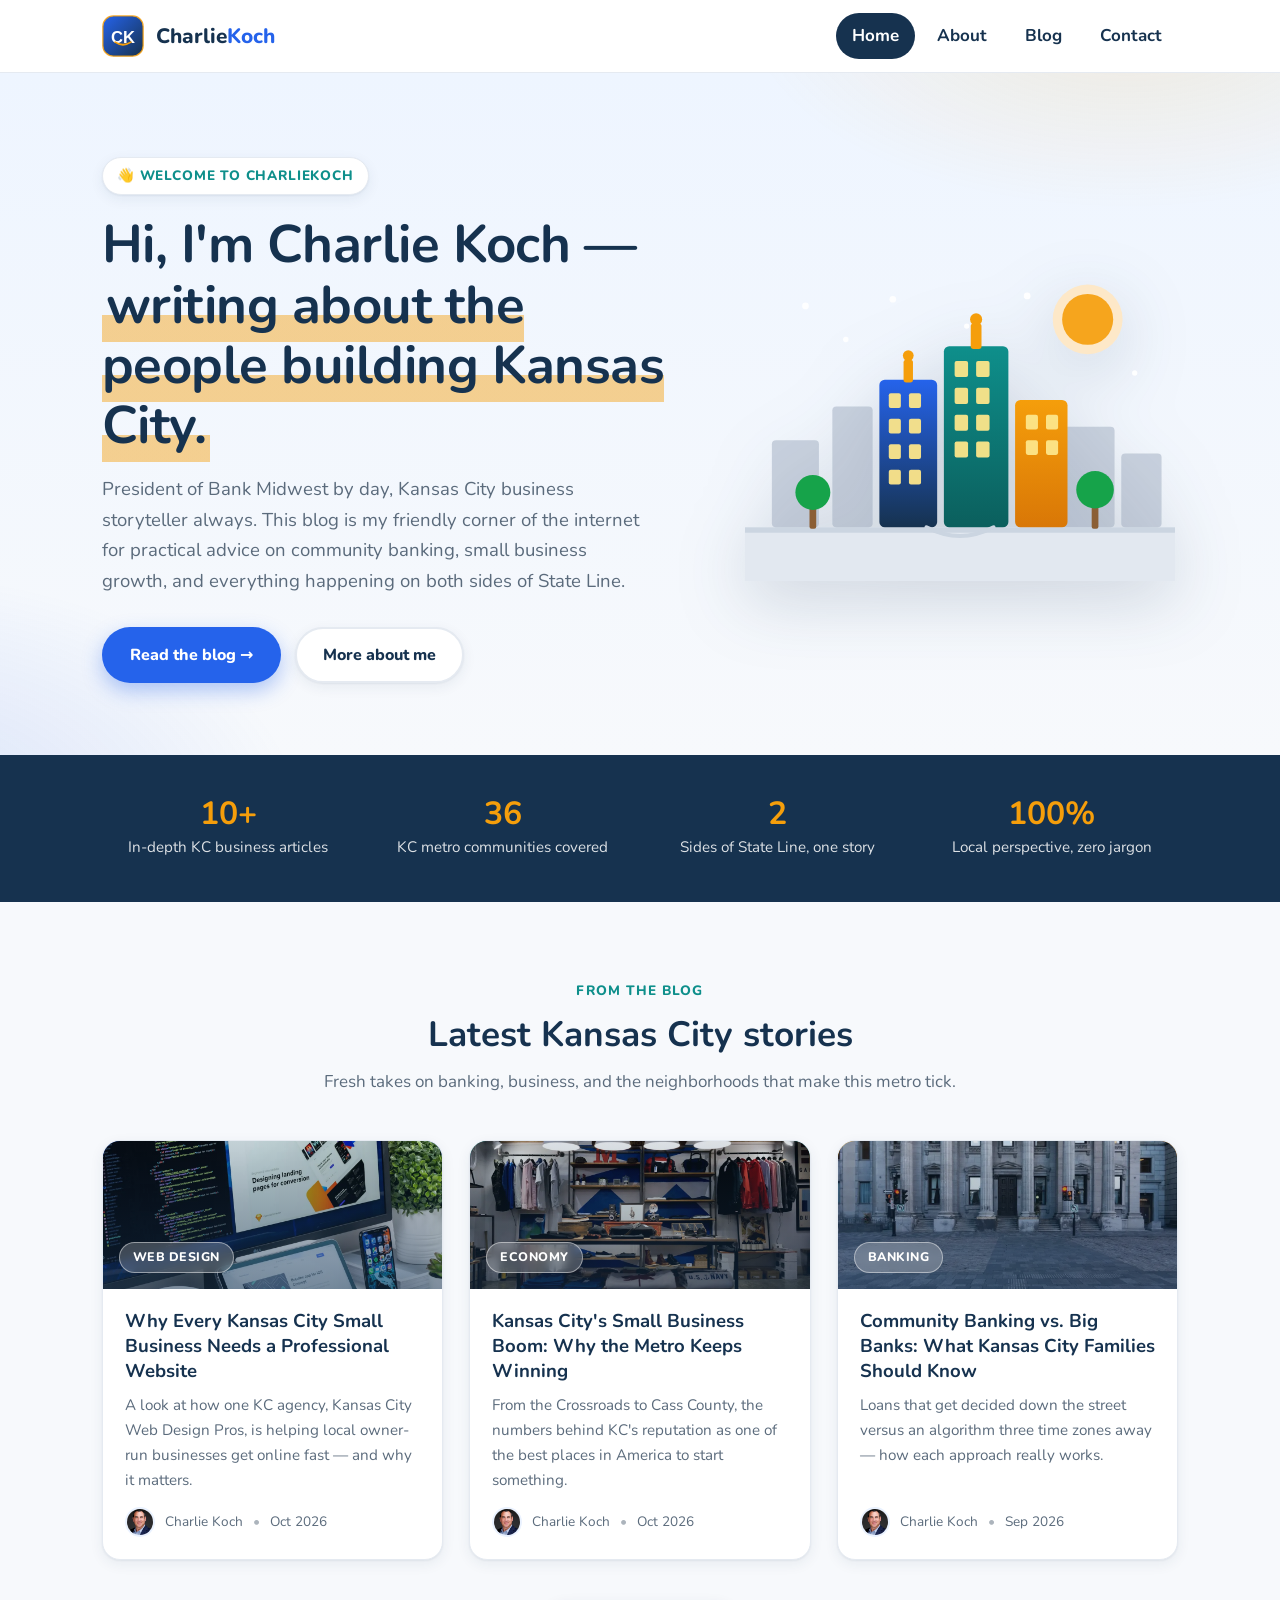
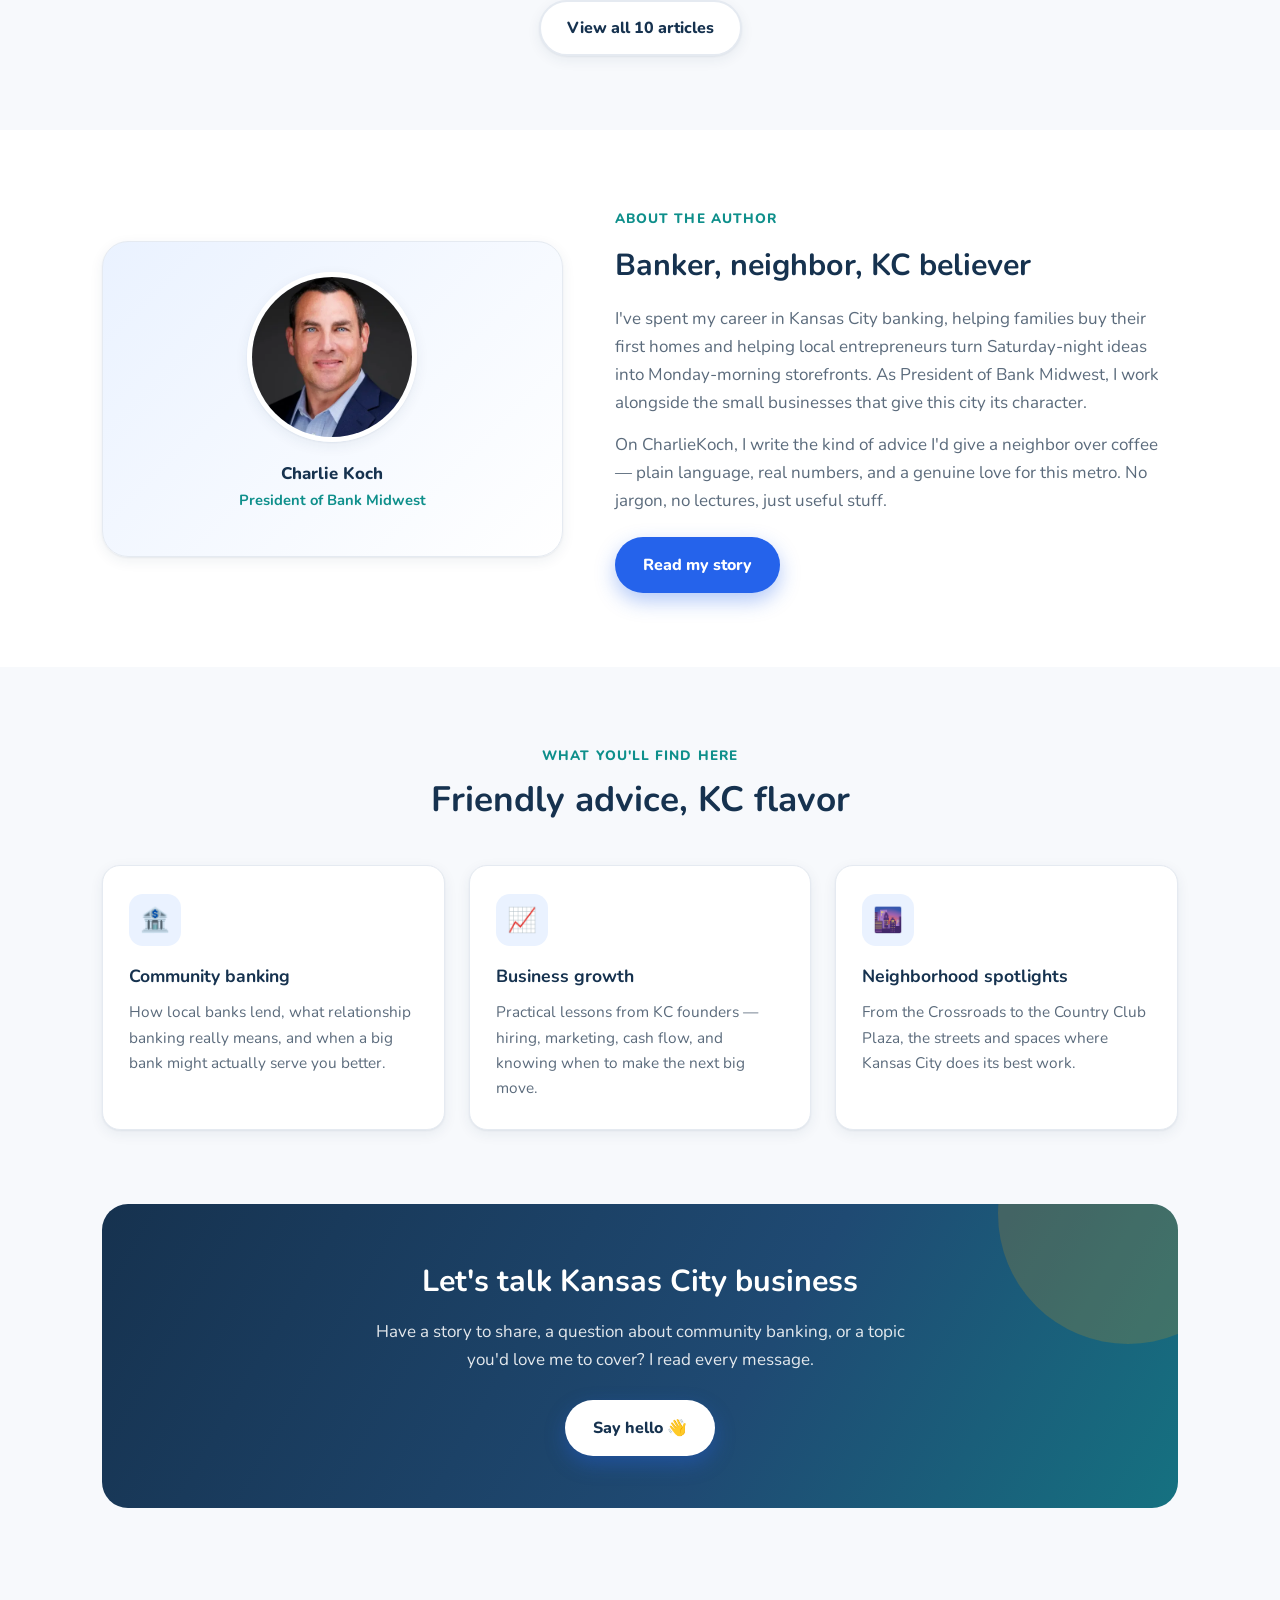
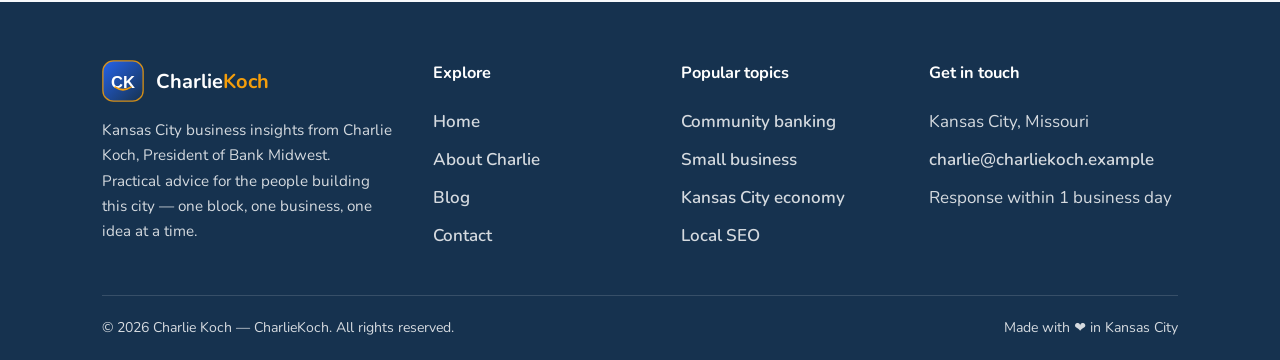
<file: index.html>
<!DOCTYPE html>
<html lang="en">
<head>
  <meta charset="UTF-8">
  <meta name="viewport" content="width=device-width, initial-scale=1.0">
  <title>CharlieKoch — Kansas City Business Insights by Charlie Koch, President of Bank Midwest</title>
  <meta name="description" content="CharlieKoch is the blog of Charlie Koch, President of Bank Midwest — friendly, practical insights on Kansas City business, community banking, and local growth.">
  <meta name="author" content="Charlie Koch">
  <meta name="robots" content="index, follow">
  <link rel="canonical" href="https://kansas-city.github.io/charlie-koch/">
  <meta name="theme-color" content="#16324f">
  <meta name="google-site-verification" content="pkBuy1sWJyBQ7ASvRrX_lHtccyzYlZXhrtDatoVn0YM">

  <!-- Open Graph -->
  <meta property="og:type" content="website">
  <meta property="og:site_name" content="CharlieKoch">
  <meta property="og:title" content="CharlieKoch — Kansas City Business Insights">
  <meta property="og:description" content="Insights on Kansas City business, community banking, and local growth from Charlie Koch, President of Bank Midwest.">
  <meta property="og:url" content="https://kansas-city.github.io/charlie-koch/">
  <meta property="og:image" content="https://kansas-city.github.io/charlie-koch/images/og-default.jpg">
  <meta property="og:locale" content="en_US">

  <!-- Twitter -->
  <meta name="twitter:card" content="summary_large_image">
  <meta name="twitter:title" content="CharlieKoch — Kansas City Business Insights">
  <meta name="twitter:description" content="Insights on Kansas City business, community banking, and local growth from Charlie Koch, President of Bank Midwest.">
  <meta name="twitter:image" content="https://kansas-city.github.io/charlie-koch/images/og-default.jpg">

  <link rel="icon" type="image/svg+xml" href="favicon.svg">
  <link rel="preconnect" href="https://fonts.googleapis.com">
  <link rel="preconnect" href="https://fonts.gstatic.com" crossorigin>
  <link href="https://fonts.googleapis.com/css2?family=Nunito:ital,wght@0,400;0,600;0,700;0,800;1,400&display=swap" rel="stylesheet">
  <link rel="stylesheet" href="css/style.css">

  <script type="application/ld+json">
  {
    "@context": "https://schema.org",
    "@graph": [
      {
        "@type": "WebSite",
        "@id": "https://kansas-city.github.io/charlie-koch/#website",
        "url": "https://kansas-city.github.io/charlie-koch/",
        "name": "CharlieKoch",
        "description": "Kansas City business insights by Charlie Koch, President of Bank Midwest.",
        "inLanguage": "en-US",
        "publisher": { "@id": "https://kansas-city.github.io/charlie-koch/#person" }
      },
      {
        "@type": "Person",
        "@id": "https://kansas-city.github.io/charlie-koch/#person",
        "name": "Charlie Koch",
        "jobTitle": "President of Bank Midwest",
        "url": "https://kansas-city.github.io/charlie-koch/about.html",
        "image": "https://kansas-city.github.io/charlie-koch/images/charlie-koch.webp",
        "worksFor": {
          "@type": "Organization",
          "name": "Bank Midwest",
          "areaServed": "Kansas City metropolitan area"
        },
        "knowsAbout": ["Community banking", "Kansas City business", "Small business growth", "Local economy"]
      }
    ]
  }
  </script>
</head>
<body>
  <a class="skip-link" href="#main">Skip to main content</a>

  <header class="site-header">
    <div class="container nav-wrap">
      <a class="brand" href="index.html">
        <img src="images/logo.svg" alt="CharlieKoch logo" width="42" height="42">
        <span class="brand-name">Charlie<em>Koch</em></span>
      </a>
      <nav aria-label="Main navigation">
        <button class="nav-toggle" aria-expanded="false" aria-controls="primary-menu" aria-label="Toggle menu">☰</button>
        <ul id="primary-menu" class="nav-menu">
          <li><a href="index.html">Home</a></li>
          <li><a href="about.html">About</a></li>
          <li><a href="blog.html">Blog</a></li>
          <li><a href="contact.html">Contact</a></li>
        </ul>
      </nav>
    </div>
  </header>

  <main id="main">
    <!-- Hero -->
    <section class="hero">
      <div class="container hero-grid">
        <div>
          <span class="eyebrow">👋 Welcome to CharlieKoch</span>
          <h1>Hi, I'm Charlie Koch — <span class="hl">writing about the people building Kansas City.</span></h1>
          <p class="lead">President of Bank Midwest by day, Kansas City business storyteller always. This blog is my friendly corner of the internet for practical advice on community banking, small business growth, and everything happening on both sides of State Line.</p>
          <div class="hero-actions">
            <a class="btn btn-primary" href="blog.html">Read the blog →</a>
            <a class="btn btn-ghost" href="about.html">More about me</a>
          </div>
        </div>
        <div class="hero-visual">
          <img src="images/skyline.svg" alt="Friendly illustration of the Kansas City skyline" width="430" height="320">
        </div>
      </div>
    </section>

    <!-- Stats -->
    <section class="stats" aria-label="Site highlights">
      <div class="container stats-grid">
        <div class="stat"><b>10+</b><span>In-depth KC business articles</span></div>
        <div class="stat"><b>36</b><span>KC metro communities covered</span></div>
        <div class="stat"><b>2</b><span>Sides of State Line, one story</span></div>
        <div class="stat"><b>100%</b><span>Local perspective, zero jargon</span></div>
      </div>
    </section>

    <!-- Latest posts -->
    <section class="section">
      <div class="container">
        <div class="section-head center">
          <span class="kicker">From the blog</span>
          <h2>Latest Kansas City stories</h2>
          <p>Fresh takes on banking, business, and the neighborhoods that make this metro tick.</p>
        </div>
        <div class="card-grid">
          <article class="post-card">
            <div class="cover c1"><img src="images/feature-why-professional-website-kc-small-business.webp" alt="Laptop showing a custom website design" width="1200" height="630" loading="lazy" decoding="async"><span class="chip">Web Design</span></div>
            <div class="body">
              <h3><a href="posts/why-professional-website-kc-small-business.html">Why Every Kansas City Small Business Needs a Professional Website</a></h3>
              <p>A look at how one KC agency, Kansas City Web Design Pros, is helping local owner-run businesses get online fast — and why it matters.</p>
              <div class="post-meta">
                <picture><source srcset="images/charlie-koch-400.webp 400w, images/charlie-koch.webp 800w" sizes="200px" type="image/webp"><img src="images/charlie-koch.jpg" alt="Charlie Koch" width="800" height="800" loading="lazy" decoding="async"></picture> <span>Charlie Koch</span>
                <span class="dot">•</span> <span>Oct 2026</span>
              </div>
            </div>
          </article>
          <article class="post-card">
            <div class="cover c2"><img src="images/feature-kc-small-business-boom.webp" alt="Local retail storefront" width="1200" height="630" loading="lazy" decoding="async"><span class="chip">Economy</span></div>
            <div class="body">
              <h3><a href="posts/kc-small-business-boom.html">Kansas City's Small Business Boom: Why the Metro Keeps Winning</a></h3>
              <p>From the Crossroads to Cass County, the numbers behind KC's reputation as one of the best places in America to start something.</p>
              <div class="post-meta">
                <picture><source srcset="images/charlie-koch-400.webp 400w, images/charlie-koch.webp 800w" sizes="200px" type="image/webp"><img src="images/charlie-koch.jpg" alt="Charlie Koch" width="800" height="800" loading="lazy" decoding="async"></picture> <span>Charlie Koch</span>
                <span class="dot">•</span> <span>Oct 2026</span>
              </div>
            </div>
          </article>
          <article class="post-card">
            <div class="cover c3"><img src="images/feature-community-banking-vs-big-banks.webp" alt="Neoclassical bank building" width="1200" height="630" loading="lazy" decoding="async"><span class="chip">Banking</span></div>
            <div class="body">
              <h3><a href="posts/community-banking-vs-big-banks.html">Community Banking vs. Big Banks: What Kansas City Families Should Know</a></h3>
              <p>Loans that get decided down the street versus an algorithm three time zones away — how each approach really works.</p>
              <div class="post-meta">
                <picture><source srcset="images/charlie-koch-400.webp 400w, images/charlie-koch.webp 800w" sizes="200px" type="image/webp"><img src="images/charlie-koch.jpg" alt="Charlie Koch" width="800" height="800" loading="lazy" decoding="async"></picture> <span>Charlie Koch</span>
                <span class="dot">•</span> <span>Sep 2026</span>
              </div>
            </div>
          </article>
        </div>
        <div style="text-align:center; margin-top:40px;">
          <a class="btn btn-ghost" href="blog.html">View all 10 articles</a>
        </div>
      </div>
    </section>

    <!-- About strip -->
    <section class="section alt">
      <div class="container about-strip">
        <div class="portrait">
          <picture><source srcset="images/charlie-koch-400.webp 400w, images/charlie-koch.webp 800w" sizes="200px" type="image/webp"><img src="images/charlie-koch.jpg" alt="Charlie Koch" width="800" height="800" loading="lazy" decoding="async"></picture>
          <p class="sig">Charlie Koch<span>President of Bank Midwest</span></p>
        </div>
        <div>
          <span class="kicker" style="color:var(--teal); font-weight:800; text-transform:uppercase; letter-spacing:.08em; font-size:.85rem;">About the author</span>
          <h2 style="margin-top:8px;">Banker, neighbor, KC believer</h2>
          <p>I've spent my career in Kansas City banking, helping families buy their first homes and helping local entrepreneurs turn Saturday-night ideas into Monday-morning storefronts. As President of Bank Midwest, I work alongside the small businesses that give this city its character.</p>
          <p>On CharlieKoch, I write the kind of advice I'd give a neighbor over coffee — plain language, real numbers, and a genuine love for this metro. No jargon, no lectures, just useful stuff.</p>
          <a class="btn btn-primary" href="about.html" style="margin-top:8px;">Read my story</a>
        </div>
      </div>
    </section>

    <!-- Features -->
    <section class="section">
      <div class="container">
        <div class="section-head center">
          <span class="kicker">What you'll find here</span>
          <h2>Friendly advice, KC flavor</h2>
        </div>
        <div class="feature-grid">
          <div class="feature">
            <div class="icon">🏦</div>
            <h3>Community banking</h3>
            <p>How local banks lend, what relationship banking really means, and when a big bank might actually serve you better.</p>
          </div>
          <div class="feature">
            <div class="icon">📈</div>
            <h3>Business growth</h3>
            <p>Practical lessons from KC founders — hiring, marketing, cash flow, and knowing when to make the next big move.</p>
          </div>
          <div class="feature">
            <div class="icon">🌆</div>
            <h3>Neighborhood spotlights</h3>
            <p>From the Crossroads to the Country Club Plaza, the streets and spaces where Kansas City does its best work.</p>
          </div>
        </div>
      </div>
    </section>

    <!-- CTA -->
    <section class="section" style="padding-top:0;">
      <div class="container">
        <div class="cta-band">
          <h2>Let's talk Kansas City business</h2>
          <p>Have a story to share, a question about community banking, or a topic you'd love me to cover? I read every message.</p>
          <a class="btn btn-primary" href="contact.html" style="background:#fff; color:var(--navy);">Say hello 👋</a>
        </div>
      </div>
    </section>
  </main>

  <footer class="site-footer">
    <div class="container">
      <div class="footer-grid">
        <div>
          <div class="footer-brand">
            <img src="images/logo.svg" alt="CharlieKoch logo" width="42" height="42">
            <b>Charlie<em>Koch</em></b>
          </div>
          <p>Kansas City business insights from Charlie Koch, President of Bank Midwest. Practical advice for the people building this city — one block, one business, one idea at a time.</p>
        </div>
        <div>
          <h4>Explore</h4>
          <ul>
            <li><a href="index.html">Home</a></li>
            <li><a href="about.html">About Charlie</a></li>
            <li><a href="blog.html">Blog</a></li>
            <li><a href="contact.html">Contact</a></li>
          </ul>
        </div>
        <div>
          <h4>Popular topics</h4>
          <ul>
            <li><a href="blog.html">Community banking</a></li>
            <li><a href="blog.html">Small business</a></li>
            <li><a href="blog.html">Kansas City economy</a></li>
            <li><a href="blog.html">Local SEO</a></li>
          </ul>
        </div>
        <div>
          <h4>Get in touch</h4>
          <ul>
            <li>Kansas City, Missouri</li>
            <li><a href="mailto:charlie@charliekoch.example">charlie@charliekoch.example</a></li>
            <li>Response within 1 business day</li>
          </ul>
        </div>
      </div>
      <div class="footer-bottom">
        <span>© <span id="year">2026</span> Charlie Koch — CharlieKoch. All rights reserved.</span>
        <span>Made with ❤️ in Kansas City</span>
      </div>
    </div>
  </footer>

  <script src="js/main.js" defer></script>
</body>
</html>
</file>
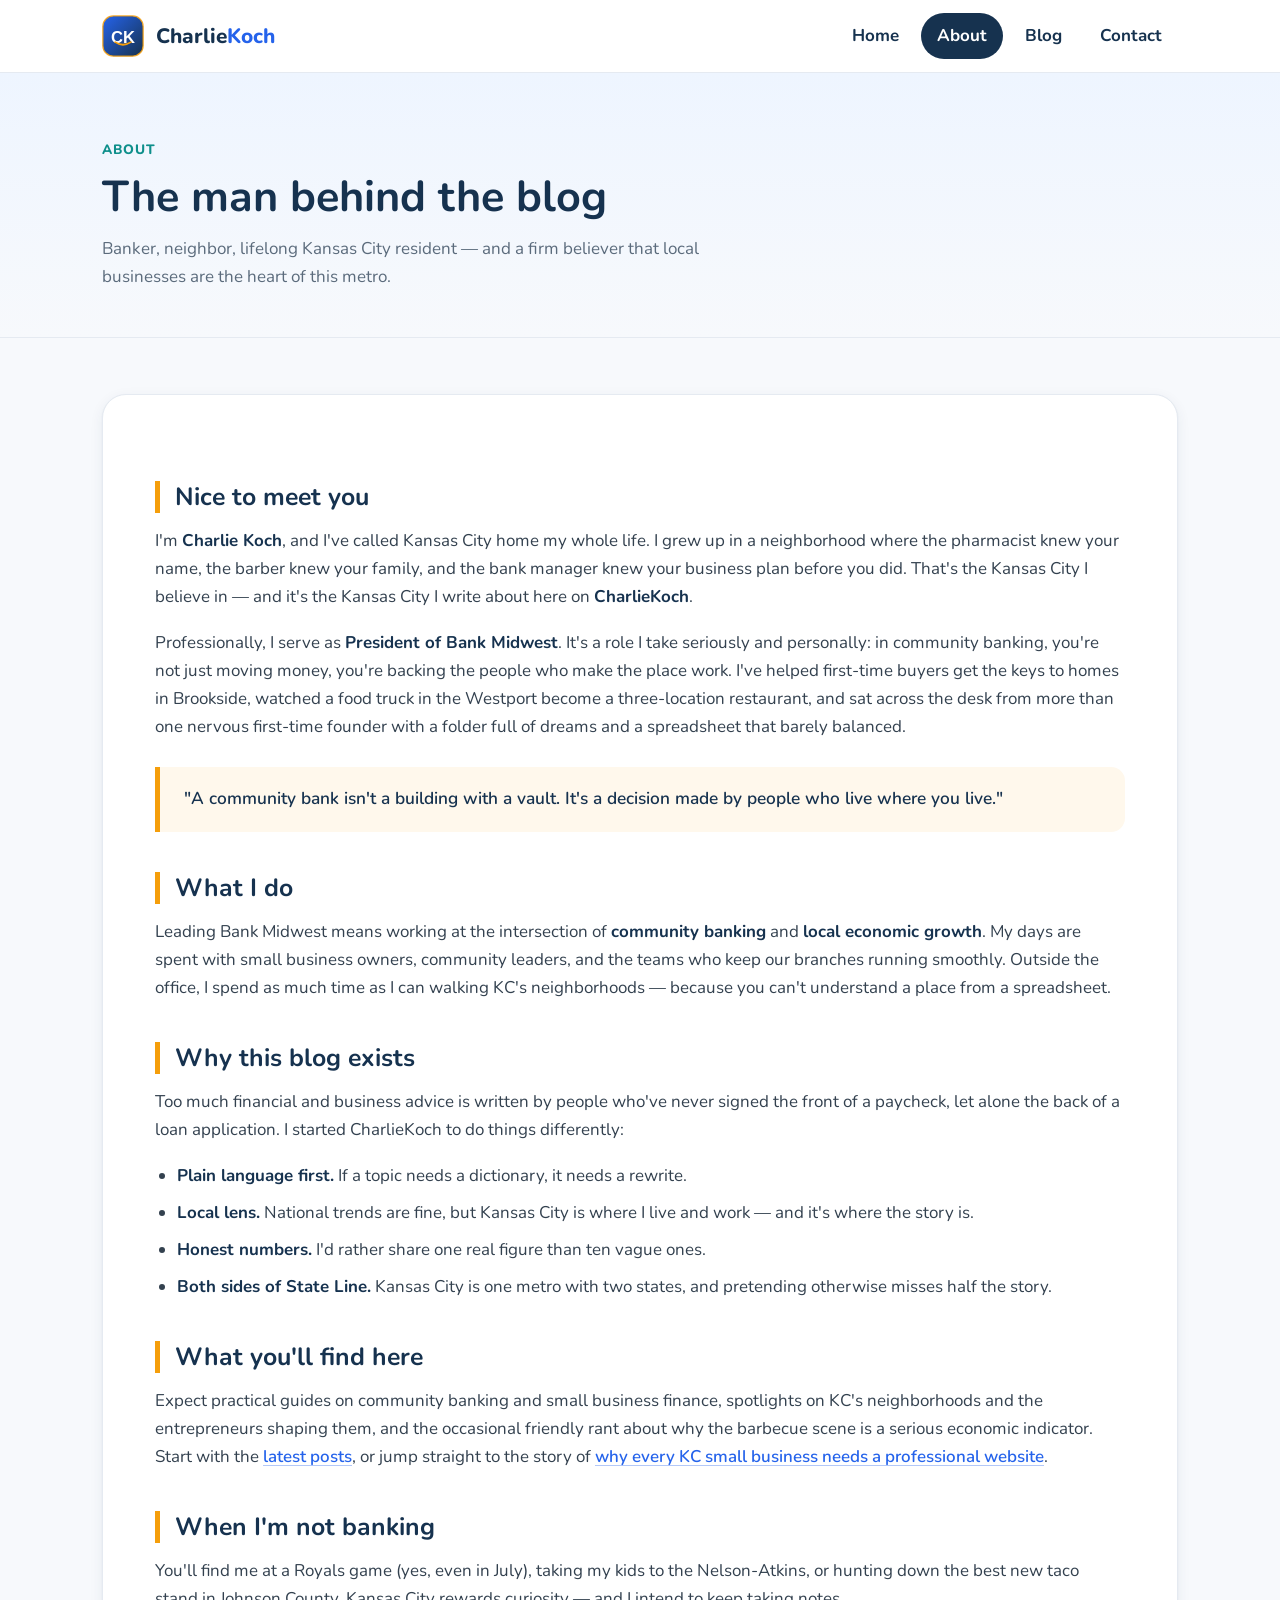
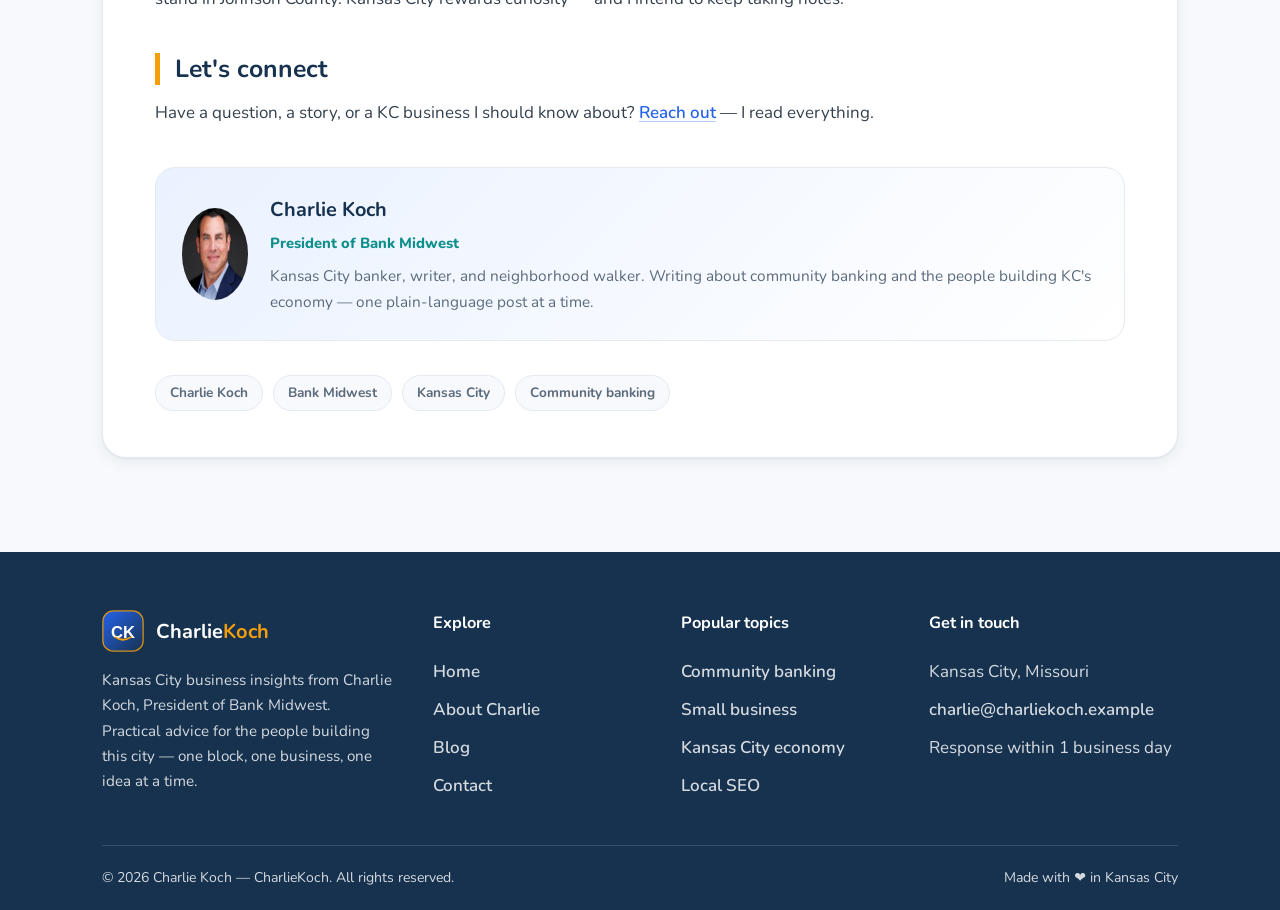
<file: about.html>
<!DOCTYPE html>
<html lang="en">
<head>
  <meta charset="UTF-8">
  <meta name="viewport" content="width=device-width, initial-scale=1.0">
  <title>About Charlie Koch — President of Bank Midwest | CharlieKoch</title>
  <meta name="description" content="Meet Charlie Koch, President of Bank Midwest and the voice behind CharlieKoch — a Kansas City banker writing about community banking, small business, and local growth.">
  <meta name="author" content="Charlie Koch">
  <meta name="robots" content="index, follow">
  <link rel="canonical" href="https://kansas-city.github.io/charlie-koch/about.html">
  <meta name="theme-color" content="#16324f">
  <meta name="google-site-verification" content="pkBuy1sWJyBQ7ASvRrX_lHtccyzYlZXhrtDatoVn0YM">

  <meta property="og:type" content="profile">
  <meta property="og:site_name" content="CharlieKoch">
  <meta property="og:title" content="About Charlie Koch — President of Bank Midwest">
  <meta property="og:description" content="Meet Charlie Koch, President of Bank Midwest and the voice behind CharlieKoch.">
  <meta property="og:url" content="https://kansas-city.github.io/charlie-koch/about.html">
  <meta property="og:image" content="https://kansas-city.github.io/charlie-koch/images/og-default.jpg">
  <meta name="twitter:card" content="summary_large_image">
  <meta name="twitter:title" content="About Charlie Koch — President of Bank Midwest">
  <meta name="twitter:description" content="Meet Charlie Koch, President of Bank Midwest and the voice behind CharlieKoch.">
  <meta name="twitter:image" content="https://kansas-city.github.io/charlie-koch/images/og-default.jpg">

  <link rel="icon" type="image/svg+xml" href="favicon.svg">
  <link rel="preconnect" href="https://fonts.googleapis.com">
  <link rel="preconnect" href="https://fonts.gstatic.com" crossorigin>
  <link href="https://fonts.googleapis.com/css2?family=Nunito:ital,wght@0,400;0,600;0,700;0,800;1,400&display=swap" rel="stylesheet">
  <link rel="stylesheet" href="css/style.css">

  <script type="application/ld+json">
  {
    "@context": "https://schema.org",
    "@graph": [
      {
        "@type": "AboutPage",
        "@id": "https://kansas-city.github.io/charlie-koch/about.html#webpage",
        "url": "https://kansas-city.github.io/charlie-koch/about.html",
        "name": "About Charlie Koch",
        "isPartOf": { "@id": "https://kansas-city.github.io/charlie-koch/#website" },
        "about": { "@id": "https://kansas-city.github.io/charlie-koch/#person" },
        "inLanguage": "en-US"
      },
      {
        "@type": "Person",
        "@id": "https://kansas-city.github.io/charlie-koch/#person",
        "name": "Charlie Koch",
        "jobTitle": "President of Bank Midwest",
        "url": "https://kansas-city.github.io/charlie-koch/about.html",
        "image": "https://kansas-city.github.io/charlie-koch/images/charlie-koch.webp",
        "worksFor": { "@type": "Organization", "name": "Bank Midwest", "areaServed": "Kansas City metropolitan area" },
        "alumniOf": { "@type": "CollegeOrUniversity", "name": "University of Missouri-Kansas City" },
        "address": { "@type": "PostalAddress", "addressLocality": "Kansas City", "addressRegion": "MO", "addressCountry": "US" }
      }
    ]
  }
  </script>
</head>
<body>
  <a class="skip-link" href="#main">Skip to main content</a>

  <header class="site-header">
    <div class="container nav-wrap">
      <a class="brand" href="index.html">
        <img src="images/logo.svg" alt="CharlieKoch logo" width="42" height="42">
        <span class="brand-name">Charlie<em>Koch</em></span>
      </a>
      <nav aria-label="Main navigation">
        <button class="nav-toggle" aria-expanded="false" aria-controls="primary-menu" aria-label="Toggle menu">☰</button>
        <ul id="primary-menu" class="nav-menu">
          <li><a href="index.html">Home</a></li>
          <li><a href="about.html">About</a></li>
          <li><a href="blog.html">Blog</a></li>
          <li><a href="contact.html">Contact</a></li>
        </ul>
      </nav>
    </div>
  </header>

  <main id="main">
    <section class="page-hero">
      <div class="container">
        <span class="kicker">About</span>
        <h1>The man behind the blog</h1>
        <p>Banker, neighbor, lifelong Kansas City resident — and a firm believer that local businesses are the heart of this metro.</p>
      </div>
    </section>

    <section class="article-wrap">
      <div class="container">
        <article class="article">
          <div class="prose">
            <h2>Nice to meet you</h2>
            <p>I'm <strong>Charlie Koch</strong>, and I've called Kansas City home my whole life. I grew up in a neighborhood where the pharmacist knew your name, the barber knew your family, and the bank manager knew your business plan before you did. That's the Kansas City I believe in — and it's the Kansas City I write about here on <strong>CharlieKoch</strong>.</p>

            <p>Professionally, I serve as <strong>President of Bank Midwest</strong>. It's a role I take seriously and personally: in community banking, you're not just moving money, you're backing the people who make the place work. I've helped first-time buyers get the keys to homes in Brookside, watched a food truck in the Westport become a three-location restaurant, and sat across the desk from more than one nervous first-time founder with a folder full of dreams and a spreadsheet that barely balanced.</p>

            <blockquote class="pull-quote">"A community bank isn't a building with a vault. It's a decision made by people who live where you live."</blockquote>

            <h2>What I do</h2>
            <p>Leading Bank Midwest means working at the intersection of <strong>community banking</strong> and <strong>local economic growth</strong>. My days are spent with small business owners, community leaders, and the teams who keep our branches running smoothly. Outside the office, I spend as much time as I can walking KC's neighborhoods — because you can't understand a place from a spreadsheet.</p>

            <h2>Why this blog exists</h2>
            <p>Too much financial and business advice is written by people who've never signed the front of a paycheck, let alone the back of a loan application. I started CharlieKoch to do things differently:</p>
            <ul>
              <li><strong>Plain language first.</strong> If a topic needs a dictionary, it needs a rewrite.</li>
              <li><strong>Local lens.</strong> National trends are fine, but Kansas City is where I live and work — and it's where the story is.</li>
              <li><strong>Honest numbers.</strong> I'd rather share one real figure than ten vague ones.</li>
              <li><strong>Both sides of State Line.</strong> Kansas City is one metro with two states, and pretending otherwise misses half the story.</li>
            </ul>

            <h2>What you'll find here</h2>
            <p>Expect practical guides on community banking and small business finance, spotlights on KC's neighborhoods and the entrepreneurs shaping them, and the occasional friendly rant about why the barbecue scene is a serious economic indicator. Start with the <a href="blog.html">latest posts</a>, or jump straight to the story of <a href="posts/why-professional-website-kc-small-business.html">why every KC small business needs a professional website</a>.</p>

            <h2>When I'm not banking</h2>
            <p>You'll find me at a Royals game (yes, even in July), taking my kids to the Nelson-Atkins, or hunting down the best new taco stand in Johnson County. Kansas City rewards curiosity — and I intend to keep taking notes.</p>

            <h2>Let's connect</h2>
            <p>Have a question, a story, or a KC business I should know about? <a href="contact.html">Reach out</a> — I read everything.</p>
          </div>

          <div class="author-bio">
            <picture><source srcset="images/charlie-koch-400.webp 400w, images/charlie-koch.webp 800w" sizes="200px" type="image/webp"><img src="images/charlie-koch.jpg" alt="Charlie Koch" width="800" height="800" loading="lazy" decoding="async"></picture>
            <div>
              <h3>Charlie Koch</h3>
              <p class="role">President of Bank Midwest</p>
              <p>Kansas City banker, writer, and neighborhood walker. Writing about community banking and the people building KC's economy — one plain-language post at a time.</p>
            </div>
          </div>

          <div class="tags">
            <a href="blog.html">Charlie Koch</a>
            <a href="blog.html">Bank Midwest</a>
            <a href="blog.html">Kansas City</a>
            <a href="blog.html">Community banking</a>
          </div>
        </article>
      </div>
    </section>
  </main>

  <footer class="site-footer">
    <div class="container">
      <div class="footer-grid">
        <div>
          <div class="footer-brand">
            <img src="images/logo.svg" alt="CharlieKoch logo" width="42" height="42">
            <b>Charlie<em>Koch</em></b>
          </div>
          <p>Kansas City business insights from Charlie Koch, President of Bank Midwest. Practical advice for the people building this city — one block, one business, one idea at a time.</p>
        </div>
        <div>
          <h4>Explore</h4>
          <ul>
            <li><a href="index.html">Home</a></li>
            <li><a href="about.html">About Charlie</a></li>
            <li><a href="blog.html">Blog</a></li>
            <li><a href="contact.html">Contact</a></li>
          </ul>
        </div>
        <div>
          <h4>Popular topics</h4>
          <ul>
            <li><a href="blog.html">Community banking</a></li>
            <li><a href="blog.html">Small business</a></li>
            <li><a href="blog.html">Kansas City economy</a></li>
            <li><a href="blog.html">Local SEO</a></li>
          </ul>
        </div>
        <div>
          <h4>Get in touch</h4>
          <ul>
            <li>Kansas City, Missouri</li>
            <li><a href="mailto:charlie@charliekoch.example">charlie@charliekoch.example</a></li>
            <li>Response within 1 business day</li>
          </ul>
        </div>
      </div>
      <div class="footer-bottom">
        <span>© <span id="year">2026</span> Charlie Koch — CharlieKoch. All rights reserved.</span>
        <span>Made with ❤️ in Kansas City</span>
      </div>
    </div>
  </footer>

  <script src="js/main.js" defer></script>
</body>
</html>
</file>
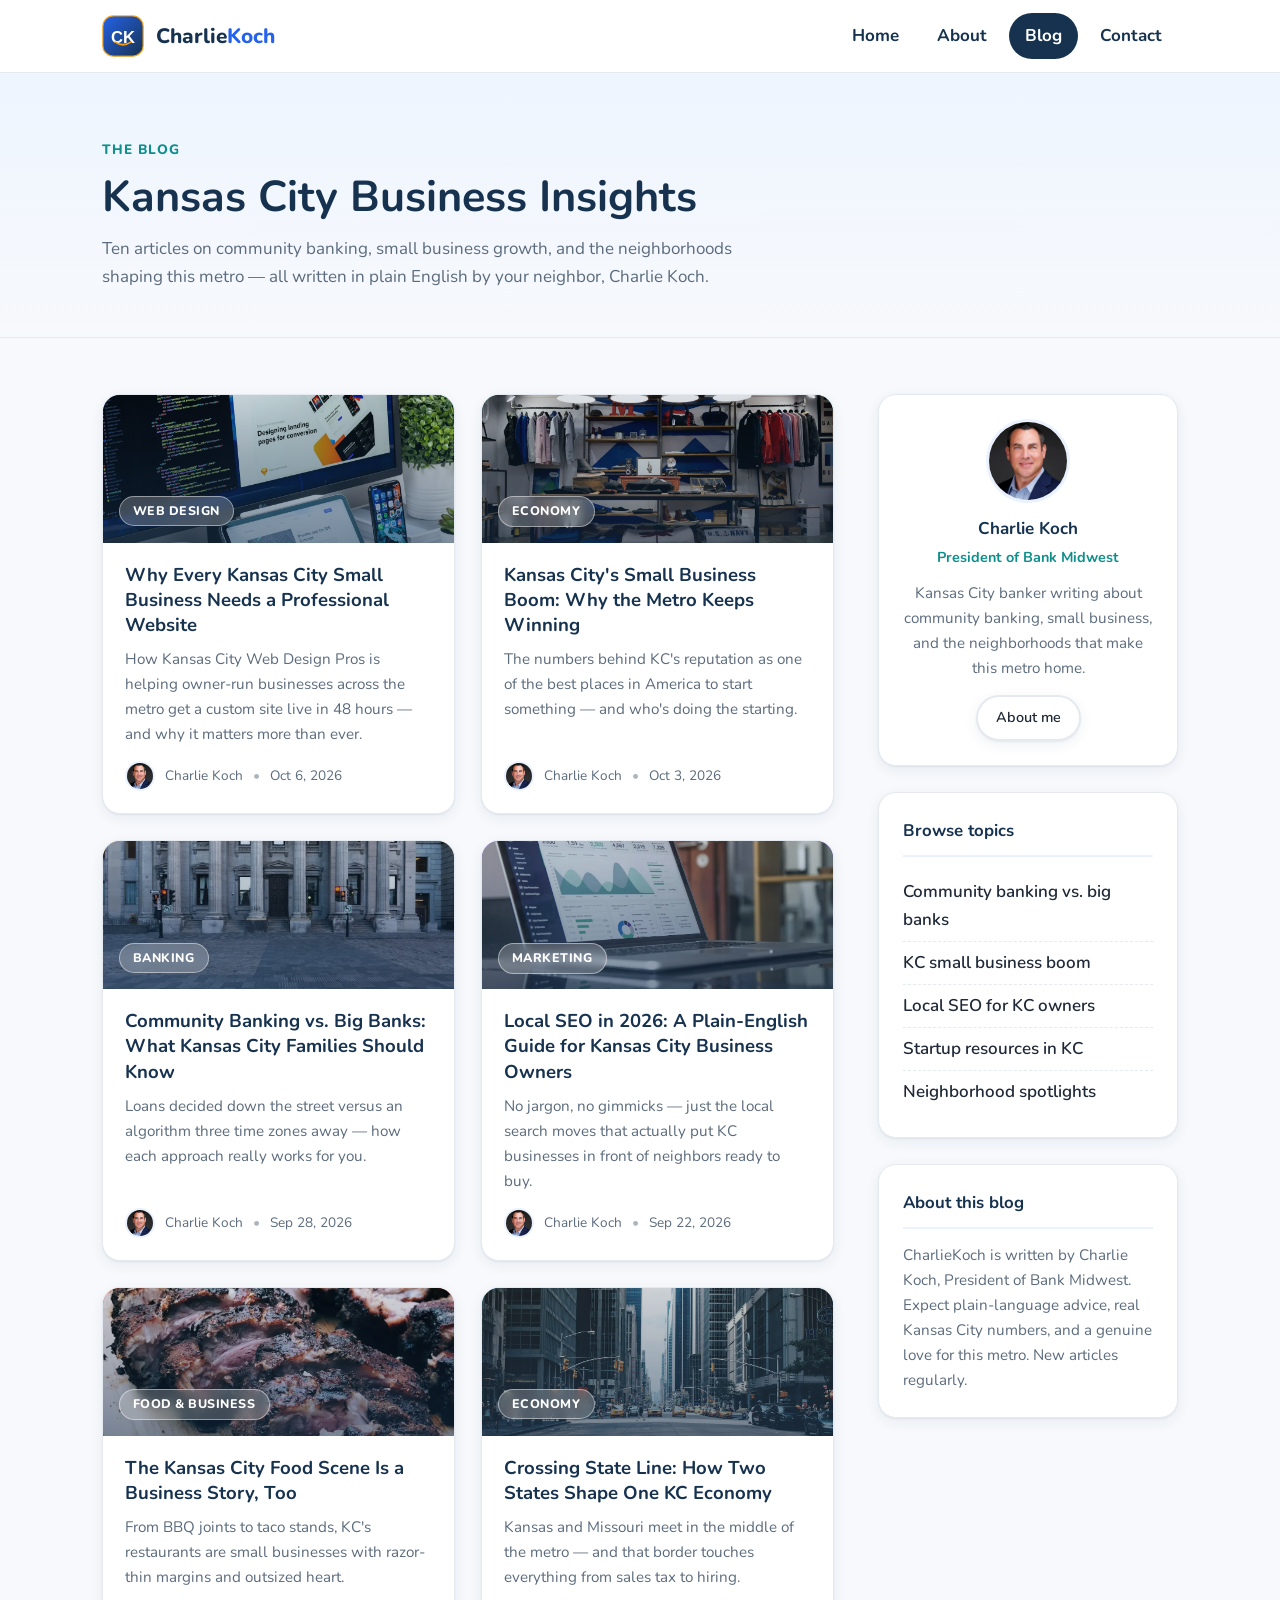
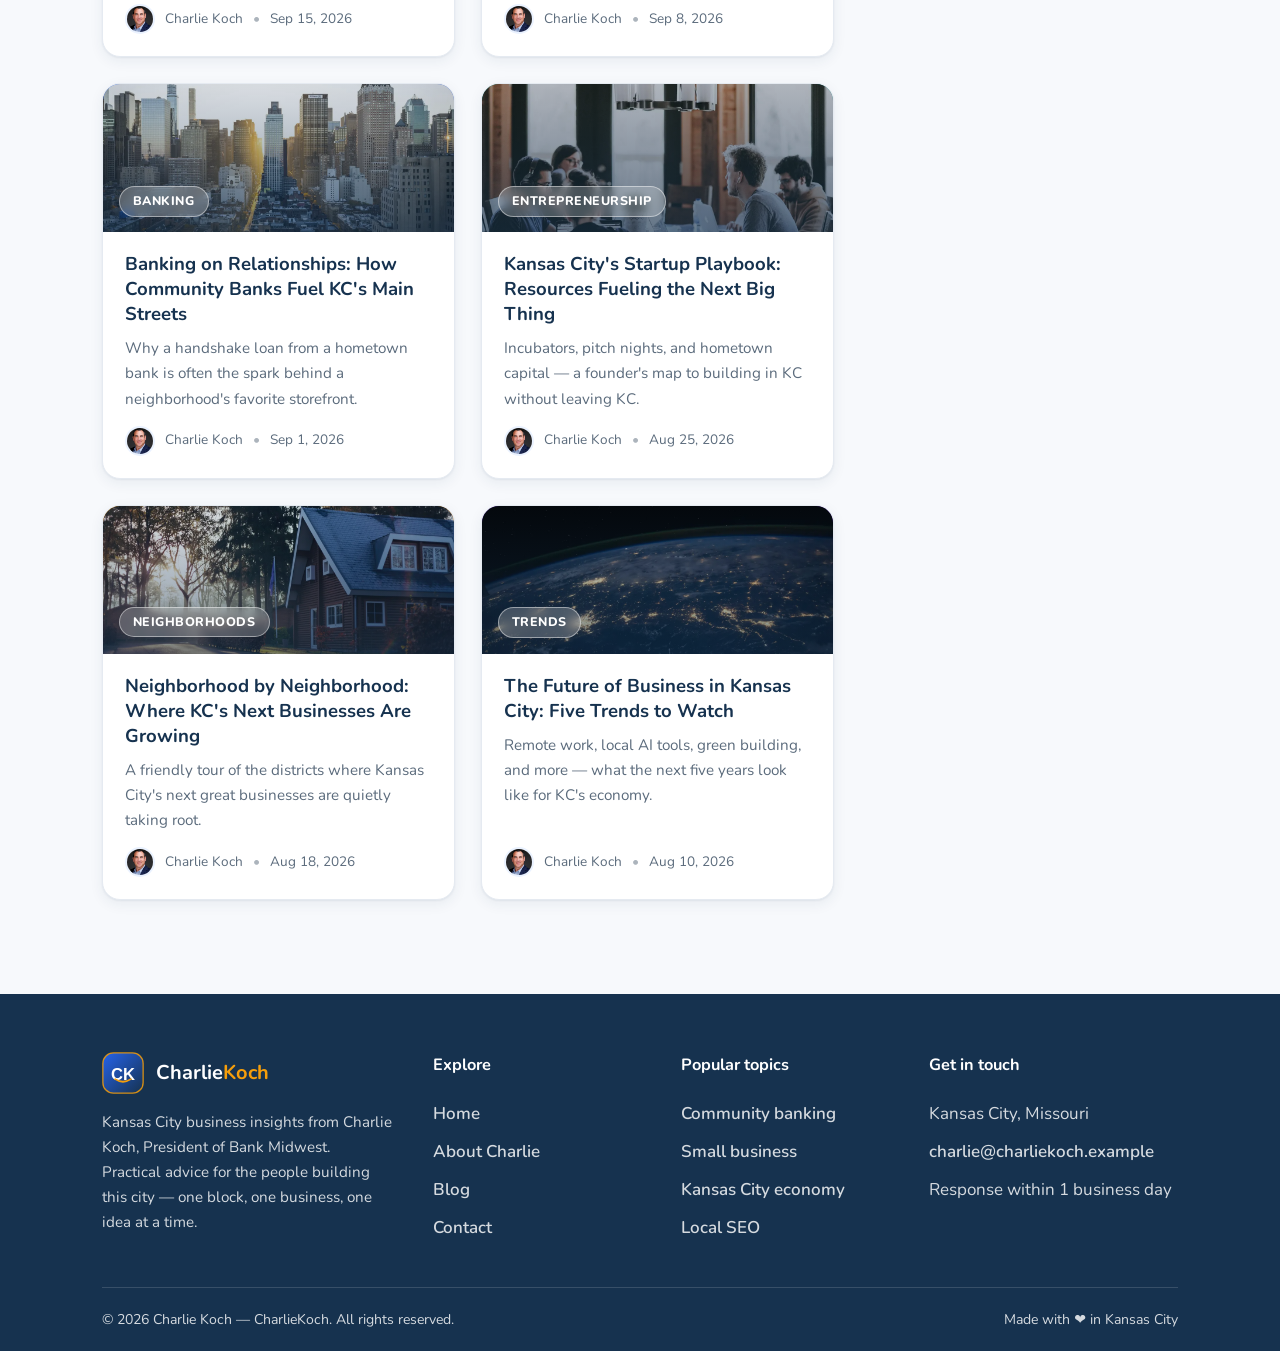
<file: blog.html>
<!DOCTYPE html>
<html lang="en">
<head>
  <meta charset="UTF-8">
  <meta name="viewport" content="width=device-width, initial-scale=1.0">
  <title>Blog — Kansas City Business Insights | CharlieKoch by Charlie Koch</title>
  <meta name="description" content="Read all articles on the CharlieKoch blog: Kansas City business, community banking, small business growth, local SEO, and neighborhood spotlights by Charlie Koch, President of Bank Midwest.">
  <meta name="author" content="Charlie Koch">
  <meta name="robots" content="index, follow">
  <link rel="canonical" href="https://kansas-city.github.io/charlie-koch/blog.html">
  <meta name="theme-color" content="#16324f">
  <meta name="google-site-verification" content="pkBuy1sWJyBQ7ASvRrX_lHtccyzYlZXhrtDatoVn0YM">

  <meta property="og:type" content="website">
  <meta property="og:site_name" content="CharlieKoch">
  <meta property="og:title" content="Blog — Kansas City Business Insights | CharlieKoch">
  <meta property="og:description" content="Kansas City business, community banking, small business growth, local SEO, and neighborhood spotlights by Charlie Koch.">
  <meta property="og:url" content="https://kansas-city.github.io/charlie-koch/blog.html">
  <meta property="og:image" content="https://kansas-city.github.io/charlie-koch/images/og-default.jpg">
  <meta name="twitter:card" content="summary_large_image">
  <meta name="twitter:title" content="Blog — Kansas City Business Insights | CharlieKoch">
  <meta name="twitter:description" content="Kansas City business, community banking, and small business growth by Charlie Koch.">
  <meta name="twitter:image" content="https://kansas-city.github.io/charlie-koch/images/og-default.jpg">

  <link rel="icon" type="image/svg+xml" href="favicon.svg">
  <link rel="preconnect" href="https://fonts.googleapis.com">
  <link rel="preconnect" href="https://fonts.gstatic.com" crossorigin>
  <link href="https://fonts.googleapis.com/css2?family=Nunito:ital,wght@0,400;0,600;0,700;0,800;1,400&display=swap" rel="stylesheet">
  <link rel="stylesheet" href="css/style.css">

  <script type="application/ld+json">
  {
    "@context": "https://schema.org",
    "@graph": [
      {
        "@type": "CollectionPage",
        "@id": "https://kansas-city.github.io/charlie-koch/blog.html#webpage",
        "url": "https://kansas-city.github.io/charlie-koch/blog.html",
        "name": "Blog — Kansas City Business Insights",
        "isPartOf": { "@id": "https://kansas-city.github.io/charlie-koch/#website" },
        "about": "Kansas City business, community banking, and small business growth",
        "inLanguage": "en-US",
        "author": { "@id": "https://kansas-city.github.io/charlie-koch/#person" }
      },
      {
        "@type": "Person",
        "@id": "https://kansas-city.github.io/charlie-koch/#person",
        "name": "Charlie Koch",
        "jobTitle": "President of Bank Midwest",
        "url": "https://kansas-city.github.io/charlie-koch/about.html",
        "worksFor": { "@type": "Organization", "name": "Bank Midwest", "areaServed": "Kansas City metropolitan area" }
      }
    ]
  }
  </script>
</head>
<body>
  <a class="skip-link" href="#main">Skip to main content</a>

  <header class="site-header">
    <div class="container nav-wrap">
      <a class="brand" href="index.html">
        <img src="images/logo.svg" alt="CharlieKoch logo" width="42" height="42">
        <span class="brand-name">Charlie<em>Koch</em></span>
      </a>
      <nav aria-label="Main navigation">
        <button class="nav-toggle" aria-expanded="false" aria-controls="primary-menu" aria-label="Toggle menu">☰</button>
        <ul id="primary-menu" class="nav-menu">
          <li><a href="index.html">Home</a></li>
          <li><a href="about.html">About</a></li>
          <li><a href="blog.html">Blog</a></li>
          <li><a href="contact.html">Contact</a></li>
        </ul>
      </nav>
    </div>
  </header>

  <main id="main">
    <section class="page-hero">
      <div class="container">
        <span class="kicker">The blog</span>
        <h1>Kansas City Business Insights</h1>
        <p>Ten articles on community banking, small business growth, and the neighborhoods shaping this metro — all written in plain English by your neighbor, Charlie Koch.</p>
      </div>
    </section>

    <section class="article-wrap">
      <div class="container layout-grid">
        <div class="card-grid two-col">
          <article class="post-card">
            <div class="cover c1"><img src="images/feature-why-professional-website-kc-small-business.webp" alt="Laptop showing a custom website design" width="1200" height="630" loading="lazy" decoding="async"><span class="chip">Web Design</span></div>
            <div class="body">
              <h3><a href="posts/why-professional-website-kc-small-business.html">Why Every Kansas City Small Business Needs a Professional Website</a></h3>
              <p>How Kansas City Web Design Pros is helping owner-run businesses across the metro get a custom site live in 48 hours — and why it matters more than ever.</p>
              <div class="post-meta"><picture><source srcset="images/charlie-koch-400.webp 400w, images/charlie-koch.webp 800w" sizes="200px" type="image/webp"><img src="images/charlie-koch.jpg" alt="Charlie Koch" width="800" height="800" loading="lazy" decoding="async"></picture> <span>Charlie Koch</span><span class="dot">•</span><span>Oct 6, 2026</span></div>
            </div>
          </article>
          <article class="post-card">
            <div class="cover c2"><img src="images/feature-kc-small-business-boom.webp" alt="Local retail storefront" width="1200" height="630" loading="lazy" decoding="async"><span class="chip">Economy</span></div>
            <div class="body">
              <h3><a href="posts/kc-small-business-boom.html">Kansas City's Small Business Boom: Why the Metro Keeps Winning</a></h3>
              <p>The numbers behind KC's reputation as one of the best places in America to start something — and who's doing the starting.</p>
              <div class="post-meta"><picture><source srcset="images/charlie-koch-400.webp 400w, images/charlie-koch.webp 800w" sizes="200px" type="image/webp"><img src="images/charlie-koch.jpg" alt="Charlie Koch" width="800" height="800" loading="lazy" decoding="async"></picture> <span>Charlie Koch</span><span class="dot">•</span><span>Oct 3, 2026</span></div>
            </div>
          </article>
          <article class="post-card">
            <div class="cover c3"><img src="images/feature-community-banking-vs-big-banks.webp" alt="Neoclassical bank building" width="1200" height="630" loading="lazy" decoding="async"><span class="chip">Banking</span></div>
            <div class="body">
              <h3><a href="posts/community-banking-vs-big-banks.html">Community Banking vs. Big Banks: What Kansas City Families Should Know</a></h3>
              <p>Loans decided down the street versus an algorithm three time zones away — how each approach really works for you.</p>
              <div class="post-meta"><picture><source srcset="images/charlie-koch-400.webp 400w, images/charlie-koch.webp 800w" sizes="200px" type="image/webp"><img src="images/charlie-koch.jpg" alt="Charlie Koch" width="800" height="800" loading="lazy" decoding="async"></picture> <span>Charlie Koch</span><span class="dot">•</span><span>Sep 28, 2026</span></div>
            </div>
          </article>
          <article class="post-card">
            <div class="cover c4"><img src="images/feature-local-seo-guide-kc-business.webp" alt="Laptop showing marketing analytics" width="1200" height="630" loading="lazy" decoding="async"><span class="chip">Marketing</span></div>
            <div class="body">
              <h3><a href="posts/local-seo-guide-kc-business.html">Local SEO in 2026: A Plain-English Guide for Kansas City Business Owners</a></h3>
              <p>No jargon, no gimmicks — just the local search moves that actually put KC businesses in front of neighbors ready to buy.</p>
              <div class="post-meta"><picture><source srcset="images/charlie-koch-400.webp 400w, images/charlie-koch.webp 800w" sizes="200px" type="image/webp"><img src="images/charlie-koch.jpg" alt="Charlie Koch" width="800" height="800" loading="lazy" decoding="async"></picture> <span>Charlie Koch</span><span class="dot">•</span><span>Sep 22, 2026</span></div>
            </div>
          </article>
          <article class="post-card">
            <div class="cover c5"><img src="images/feature-kc-food-scene-business-story.webp" alt="Barbecue cooking on a grill" width="1200" height="630" loading="lazy" decoding="async"><span class="chip">Food &amp; Business</span></div>
            <div class="body">
              <h3><a href="posts/kc-food-scene-business-story.html">The Kansas City Food Scene Is a Business Story, Too</a></h3>
              <p>From BBQ joints to taco stands, KC's restaurants are small businesses with razor-thin margins and outsized heart.</p>
              <div class="post-meta"><picture><source srcset="images/charlie-koch-400.webp 400w, images/charlie-koch.webp 800w" sizes="200px" type="image/webp"><img src="images/charlie-koch.jpg" alt="Charlie Koch" width="800" height="800" loading="lazy" decoding="async"></picture> <span>Charlie Koch</span><span class="dot">•</span><span>Sep 15, 2026</span></div>
            </div>
          </article>
          <article class="post-card">
            <div class="cover c6"><img src="images/feature-state-line-commerce-kc.webp" alt="Aerial view of a city street" width="1200" height="630" loading="lazy" decoding="async"><span class="chip">Economy</span></div>
            <div class="body">
              <h3><a href="posts/state-line-commerce-kc.html">Crossing State Line: How Two States Shape One KC Economy</a></h3>
              <p>Kansas and Missouri meet in the middle of the metro — and that border touches everything from sales tax to hiring.</p>
              <div class="post-meta"><picture><source srcset="images/charlie-koch-400.webp 400w, images/charlie-koch.webp 800w" sizes="200px" type="image/webp"><img src="images/charlie-koch.jpg" alt="Charlie Koch" width="800" height="800" loading="lazy" decoding="async"></picture> <span>Charlie Koch</span><span class="dot">•</span><span>Sep 8, 2026</span></div>
            </div>
          </article>
          <article class="post-card">
            <div class="cover c1"><img src="images/feature-community-banks-kc-main-street.webp" alt="Illuminated main street at night" width="1200" height="630" loading="lazy" decoding="async"><span class="chip">Banking</span></div>
            <div class="body">
              <h3><a href="posts/community-banks-kc-main-street.html">Banking on Relationships: How Community Banks Fuel KC's Main Streets</a></h3>
              <p>Why a handshake loan from a hometown bank is often the spark behind a neighborhood's favorite storefront.</p>
              <div class="post-meta"><picture><source srcset="images/charlie-koch-400.webp 400w, images/charlie-koch.webp 800w" sizes="200px" type="image/webp"><img src="images/charlie-koch.jpg" alt="Charlie Koch" width="800" height="800" loading="lazy" decoding="async"></picture> <span>Charlie Koch</span><span class="dot">•</span><span>Sep 1, 2026</span></div>
            </div>
          </article>
          <article class="post-card">
            <div class="cover c2"><img src="images/feature-kc-startup-ecosystem.webp" alt="Startup team working together" width="1200" height="630" loading="lazy" decoding="async"><span class="chip">Entrepreneurship</span></div>
            <div class="body">
              <h3><a href="posts/kc-startup-ecosystem.html">Kansas City's Startup Playbook: Resources Fueling the Next Big Thing</a></h3>
              <p>Incubators, pitch nights, and hometown capital — a founder's map to building in KC without leaving KC.</p>
              <div class="post-meta"><picture><source srcset="images/charlie-koch-400.webp 400w, images/charlie-koch.webp 800w" sizes="200px" type="image/webp"><img src="images/charlie-koch.jpg" alt="Charlie Koch" width="800" height="800" loading="lazy" decoding="async"></picture> <span>Charlie Koch</span><span class="dot">•</span><span>Aug 25, 2026</span></div>
            </div>
          </article>
          <article class="post-card">
            <div class="cover c3"><img src="images/feature-kc-neighborhoods-business-growth.webp" alt="Neighborhood houses" width="1200" height="630" loading="lazy" decoding="async"><span class="chip">Neighborhoods</span></div>
            <div class="body">
              <h3><a href="posts/kc-neighborhoods-business-growth.html">Neighborhood by Neighborhood: Where KC's Next Businesses Are Growing</a></h3>
              <p>A friendly tour of the districts where Kansas City's next great businesses are quietly taking root.</p>
              <div class="post-meta"><picture><source srcset="images/charlie-koch-400.webp 400w, images/charlie-koch.webp 800w" sizes="200px" type="image/webp"><img src="images/charlie-koch.jpg" alt="Charlie Koch" width="800" height="800" loading="lazy" decoding="async"></picture> <span>Charlie Koch</span><span class="dot">•</span><span>Aug 18, 2026</span></div>
            </div>
          </article>
          <article class="post-card">
            <div class="cover c4"><img src="images/feature-kc-business-future-trends.webp" alt="Global technology network" width="1200" height="630" loading="lazy" decoding="async"><span class="chip">Trends</span></div>
            <div class="body">
              <h3><a href="posts/kc-business-future-trends.html">The Future of Business in Kansas City: Five Trends to Watch</a></h3>
              <p>Remote work, local AI tools, green building, and more — what the next five years look like for KC's economy.</p>
              <div class="post-meta"><picture><source srcset="images/charlie-koch-400.webp 400w, images/charlie-koch.webp 800w" sizes="200px" type="image/webp"><img src="images/charlie-koch.jpg" alt="Charlie Koch" width="800" height="800" loading="lazy" decoding="async"></picture> <span>Charlie Koch</span><span class="dot">•</span><span>Aug 10, 2026</span></div>
            </div>
          </article>
        </div>

        <aside class="sidebar">
          <div class="widget author-card">
            <picture><source srcset="images/charlie-koch-400.webp 400w, images/charlie-koch.webp 800w" sizes="200px" type="image/webp"><img src="images/charlie-koch.jpg" alt="Charlie Koch" width="800" height="800" loading="lazy" decoding="async"></picture>
            <b>Charlie Koch</b>
            <span>President of Bank Midwest</span>
            <p style="margin-top:10px;">Kansas City banker writing about community banking, small business, and the neighborhoods that make this metro home.</p>
            <a class="btn btn-ghost" href="about.html" style="margin-top:14px; padding:9px 18px; font-size:.9rem;">About me</a>
          </div>
          <div class="widget">
            <h3>Browse topics</h3>
            <ul>
              <li><a href="posts/community-banking-vs-big-banks.html">Community banking vs. big banks</a></li>
              <li><a href="posts/kc-small-business-boom.html">KC small business boom</a></li>
              <li><a href="posts/local-seo-guide-kc-business.html">Local SEO for KC owners</a></li>
              <li><a href="posts/kc-startup-ecosystem.html">Startup resources in KC</a></li>
              <li><a href="posts/kc-neighborhoods-business-growth.html">Neighborhood spotlights</a></li>
            </ul>
          </div>
          <div class="widget">
            <h3>About this blog</h3>
            <p>CharlieKoch is written by Charlie Koch, President of Bank Midwest. Expect plain-language advice, real Kansas City numbers, and a genuine love for this metro. New articles regularly.</p>
          </div>
        </aside>
      </div>
    </section>
  </main>

  <footer class="site-footer">
    <div class="container">
      <div class="footer-grid">
        <div>
          <div class="footer-brand">
            <img src="images/logo.svg" alt="CharlieKoch logo" width="42" height="42">
            <b>Charlie<em>Koch</em></b>
          </div>
          <p>Kansas City business insights from Charlie Koch, President of Bank Midwest. Practical advice for the people building this city — one block, one business, one idea at a time.</p>
        </div>
        <div>
          <h4>Explore</h4>
          <ul>
            <li><a href="index.html">Home</a></li>
            <li><a href="about.html">About Charlie</a></li>
            <li><a href="blog.html">Blog</a></li>
            <li><a href="contact.html">Contact</a></li>
          </ul>
        </div>
        <div>
          <h4>Popular topics</h4>
          <ul>
            <li><a href="posts/community-banking-vs-big-banks.html">Community banking</a></li>
            <li><a href="posts/kc-small-business-boom.html">Small business</a></li>
            <li><a href="posts/state-line-commerce-kc.html">Kansas City economy</a></li>
            <li><a href="posts/local-seo-guide-kc-business.html">Local SEO</a></li>
          </ul>
        </div>
        <div>
          <h4>Get in touch</h4>
          <ul>
            <li>Kansas City, Missouri</li>
            <li><a href="mailto:charlie@charliekoch.example">charlie@charliekoch.example</a></li>
            <li>Response within 1 business day</li>
          </ul>
        </div>
      </div>
      <div class="footer-bottom">
        <span>© <span id="year">2026</span> Charlie Koch — CharlieKoch. All rights reserved.</span>
        <span>Made with ❤️ in Kansas City</span>
      </div>
    </div>
  </footer>

  <script src="js/main.js" defer></script>
</body>
</html>
</file>
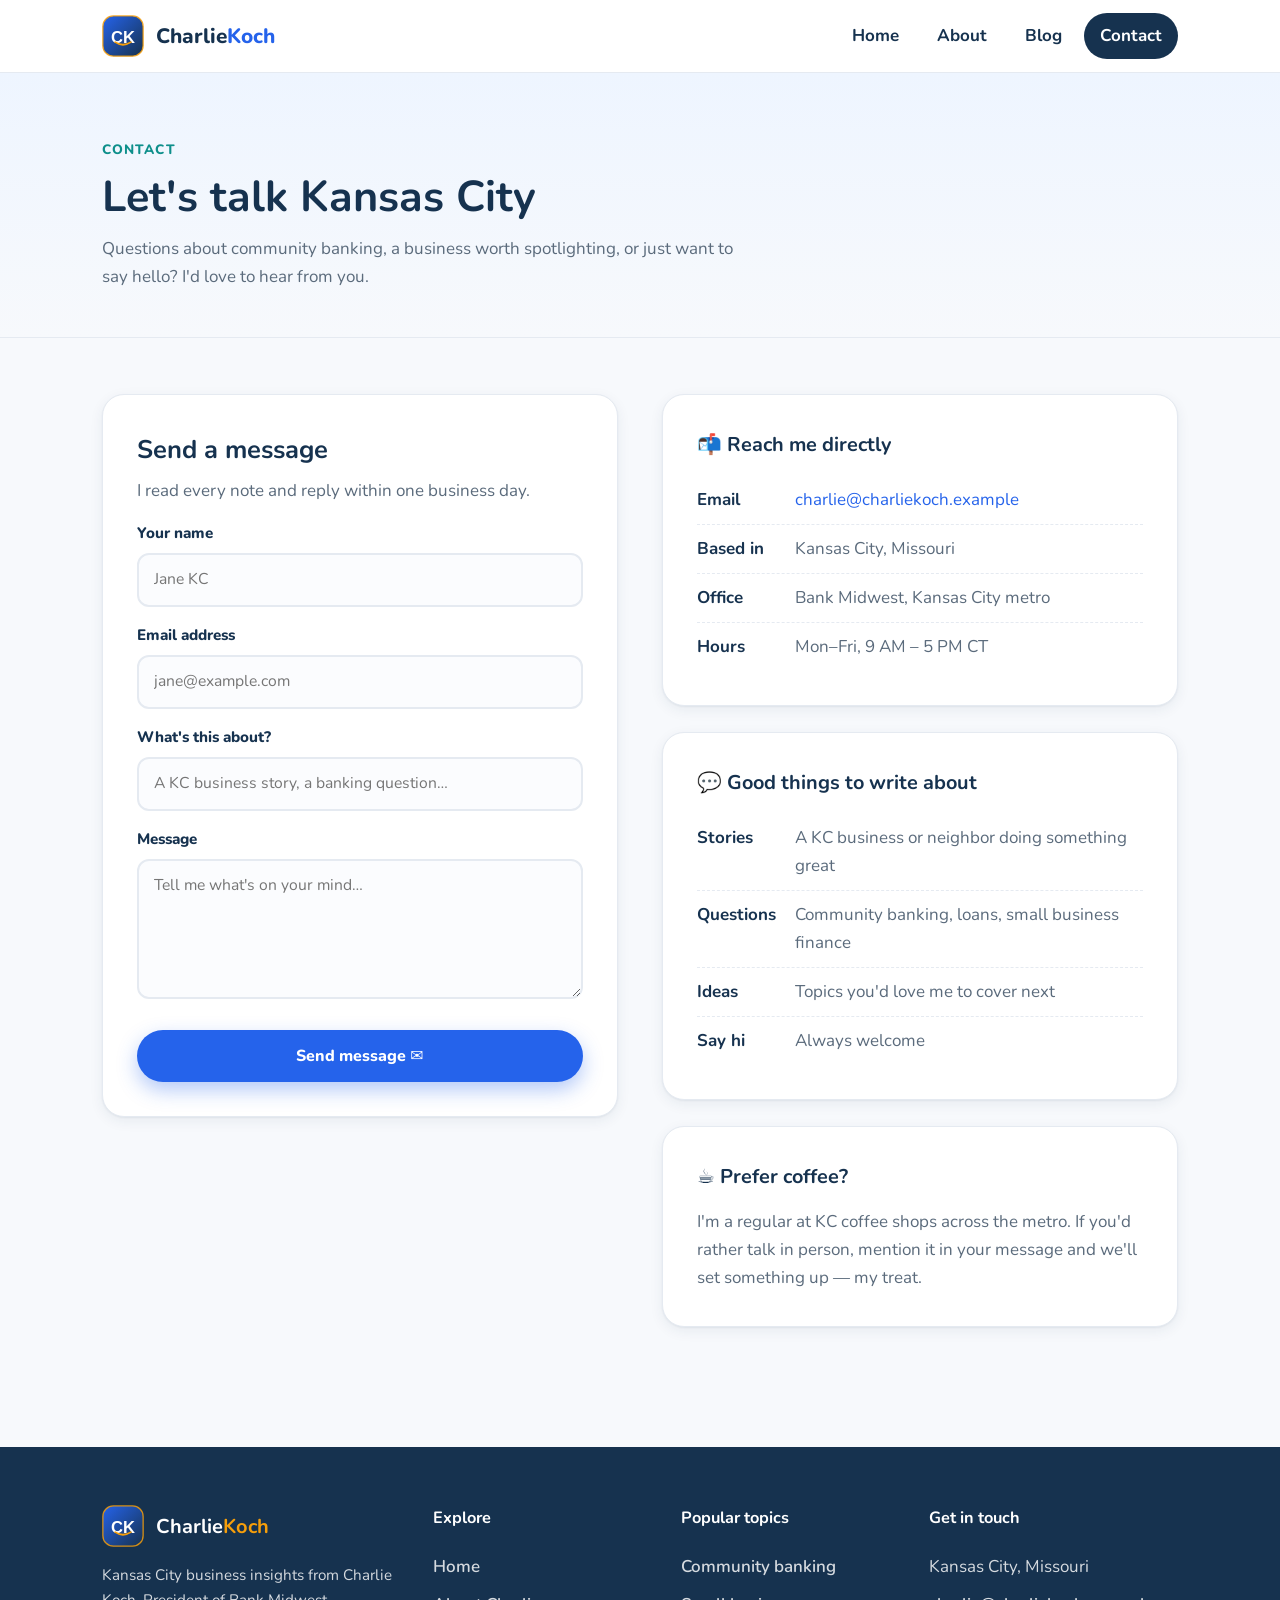
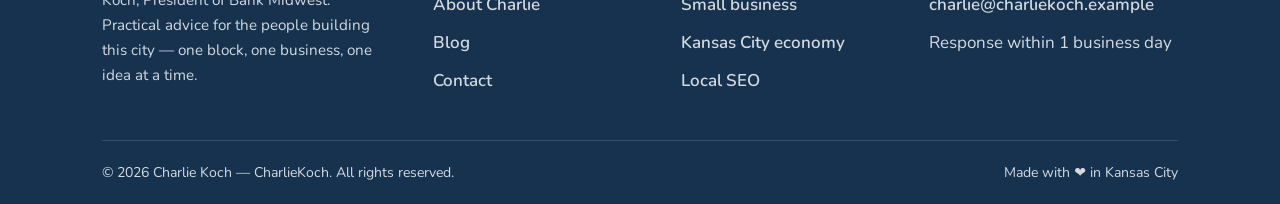
<file: contact.html>
<!DOCTYPE html>
<html lang="en">
<head>
  <meta charset="UTF-8">
  <meta name="viewport" content="width=device-width, initial-scale=1.0">
  <title>Contact Charlie Koch — President of Bank Midwest | CharlieKoch</title>
  <meta name="description" content="Get in touch with Charlie Koch, President of Bank Midwest and author of CharlieKoch — questions about Kansas City business, community banking, or a story to share.">
  <meta name="author" content="Charlie Koch">
  <meta name="robots" content="index, follow">
  <link rel="canonical" href="https://kansas-city.github.io/charlie-koch/contact.html">
  <meta name="theme-color" content="#16324f">
  <meta name="google-site-verification" content="pkBuy1sWJyBQ7ASvRrX_lHtccyzYlZXhrtDatoVn0YM">

  <meta property="og:type" content="website">
  <meta property="og:site_name" content="CharlieKoch">
  <meta property="og:title" content="Contact Charlie Koch — President of Bank Midwest">
  <meta property="og:description" content="Questions about Kansas City business or community banking? Reach out to Charlie Koch.">
  <meta property="og:url" content="https://kansas-city.github.io/charlie-koch/contact.html">
  <meta property="og:image" content="https://kansas-city.github.io/charlie-koch/images/og-default.jpg">
  <meta name="twitter:card" content="summary_large_image">
  <meta name="twitter:title" content="Contact Charlie Koch — President of Bank Midwest">
  <meta name="twitter:description" content="Questions about Kansas City business or community banking? Reach out to Charlie Koch.">
  <meta name="twitter:image" content="https://kansas-city.github.io/charlie-koch/images/og-default.jpg">

  <link rel="icon" type="image/svg+xml" href="favicon.svg">
  <link rel="preconnect" href="https://fonts.googleapis.com">
  <link rel="preconnect" href="https://fonts.gstatic.com" crossorigin>
  <link href="https://fonts.googleapis.com/css2?family=Nunito:ital,wght@0,400;0,600;0,700;0,800;1,400&display=swap" rel="stylesheet">
  <link rel="stylesheet" href="css/style.css">

  <script type="application/ld+json">
  {
    "@context": "https://schema.org",
    "@graph": [
      {
        "@type": "ContactPage",
        "@id": "https://kansas-city.github.io/charlie-koch/contact.html#webpage",
        "url": "https://kansas-city.github.io/charlie-koch/contact.html",
        "name": "Contact Charlie Koch",
        "isPartOf": { "@id": "https://kansas-city.github.io/charlie-koch/#website" },
        "inLanguage": "en-US"
      },
      {
        "@type": "Person",
        "@id": "https://kansas-city.github.io/charlie-koch/#person",
        "name": "Charlie Koch",
        "jobTitle": "President of Bank Midwest",
        "email": "charlie@charliekoch.example",
        "url": "https://kansas-city.github.io/charlie-koch/contact.html",
        "address": { "@type": "PostalAddress", "addressLocality": "Kansas City", "addressRegion": "MO", "addressCountry": "US" }
      }
    ]
  }
  </script>
</head>
<body>
  <a class="skip-link" href="#main">Skip to main content</a>

  <header class="site-header">
    <div class="container nav-wrap">
      <a class="brand" href="index.html">
        <img src="images/logo.svg" alt="CharlieKoch logo" width="42" height="42">
        <span class="brand-name">Charlie<em>Koch</em></span>
      </a>
      <nav aria-label="Main navigation">
        <button class="nav-toggle" aria-expanded="false" aria-controls="primary-menu" aria-label="Toggle menu">☰</button>
        <ul id="primary-menu" class="nav-menu">
          <li><a href="index.html">Home</a></li>
          <li><a href="about.html">About</a></li>
          <li><a href="blog.html">Blog</a></li>
          <li><a href="contact.html">Contact</a></li>
        </ul>
      </nav>
    </div>
  </header>

  <main id="main">
    <section class="page-hero">
      <div class="container">
        <span class="kicker">Contact</span>
        <h1>Let's talk Kansas City</h1>
        <p>Questions about community banking, a business worth spotlighting, or just want to say hello? I'd love to hear from you.</p>
      </div>
    </section>

    <section class="article-wrap">
      <div class="container contact-grid">
        <div class="contact-form">
          <h2 style="color:var(--navy); margin-bottom:6px;">Send a message</h2>
          <p style="color:var(--muted); margin-bottom:8px;">I read every note and reply within one business day.</p>
          <form action="mailto:charlie@charliekoch.example" method="get" enctype="text/plain">
            <label for="name">Your name</label>
            <input type="text" id="name" name="name" placeholder="Jane KC" required>
            <label for="email">Email address</label>
            <input type="email" id="email" name="email" placeholder="jane@example.com" required>
            <label for="topic">What's this about?</label>
            <input type="text" id="topic" name="subject" placeholder="A KC business story, a banking question…">
            <label for="message">Message</label>
            <textarea id="message" name="body" placeholder="Tell me what's on your mind…" required></textarea>
            <button type="submit" class="btn btn-primary">Send message ✉️</button>
          </form>
        </div>

        <div>
          <div class="info-card">
            <h3>📬 Reach me directly</h3>
            <ul>
              <li><b>Email</b> <a href="mailto:charlie@charliekoch.example">charlie@charliekoch.example</a></li>
              <li><b>Based in</b> Kansas City, Missouri</li>
              <li><b>Office</b> Bank Midwest, Kansas City metro</li>
              <li><b>Hours</b> Mon–Fri, 9 AM – 5 PM CT</li>
            </ul>
          </div>
          <div class="info-card">
            <h3>💬 Good things to write about</h3>
            <ul>
              <li><b>Stories</b> A KC business or neighbor doing something great</li>
              <li><b>Questions</b> Community banking, loans, small business finance</li>
              <li><b>Ideas</b> Topics you'd love me to cover next</li>
              <li><b>Say hi</b> Always welcome</li>
            </ul>
          </div>
          <div class="info-card">
            <h3>☕ Prefer coffee?</h3>
            <p style="color:var(--muted);">I'm a regular at KC coffee shops across the metro. If you'd rather talk in person, mention it in your message and we'll set something up — my treat.</p>
          </div>
        </div>
      </div>
    </section>
  </main>

  <footer class="site-footer">
    <div class="container">
      <div class="footer-grid">
        <div>
          <div class="footer-brand">
            <img src="images/logo.svg" alt="CharlieKoch logo" width="42" height="42">
            <b>Charlie<em>Koch</em></b>
          </div>
          <p>Kansas City business insights from Charlie Koch, President of Bank Midwest. Practical advice for the people building this city — one block, one business, one idea at a time.</p>
        </div>
        <div>
          <h4>Explore</h4>
          <ul>
            <li><a href="index.html">Home</a></li>
            <li><a href="about.html">About Charlie</a></li>
            <li><a href="blog.html">Blog</a></li>
            <li><a href="contact.html">Contact</a></li>
          </ul>
        </div>
        <div>
          <h4>Popular topics</h4>
          <ul>
            <li><a href="blog.html">Community banking</a></li>
            <li><a href="blog.html">Small business</a></li>
            <li><a href="blog.html">Kansas City economy</a></li>
            <li><a href="blog.html">Local SEO</a></li>
          </ul>
        </div>
        <div>
          <h4>Get in touch</h4>
          <ul>
            <li>Kansas City, Missouri</li>
            <li><a href="mailto:charlie@charliekoch.example">charlie@charliekoch.example</a></li>
            <li>Response within 1 business day</li>
          </ul>
        </div>
      </div>
      <div class="footer-bottom">
        <span>© <span id="year">2026</span> Charlie Koch — CharlieKoch. All rights reserved.</span>
        <span>Made with ❤️ in Kansas City</span>
      </div>
    </div>
  </footer>

  <script src="js/main.js" defer></script>
</body>
</html>
</file>
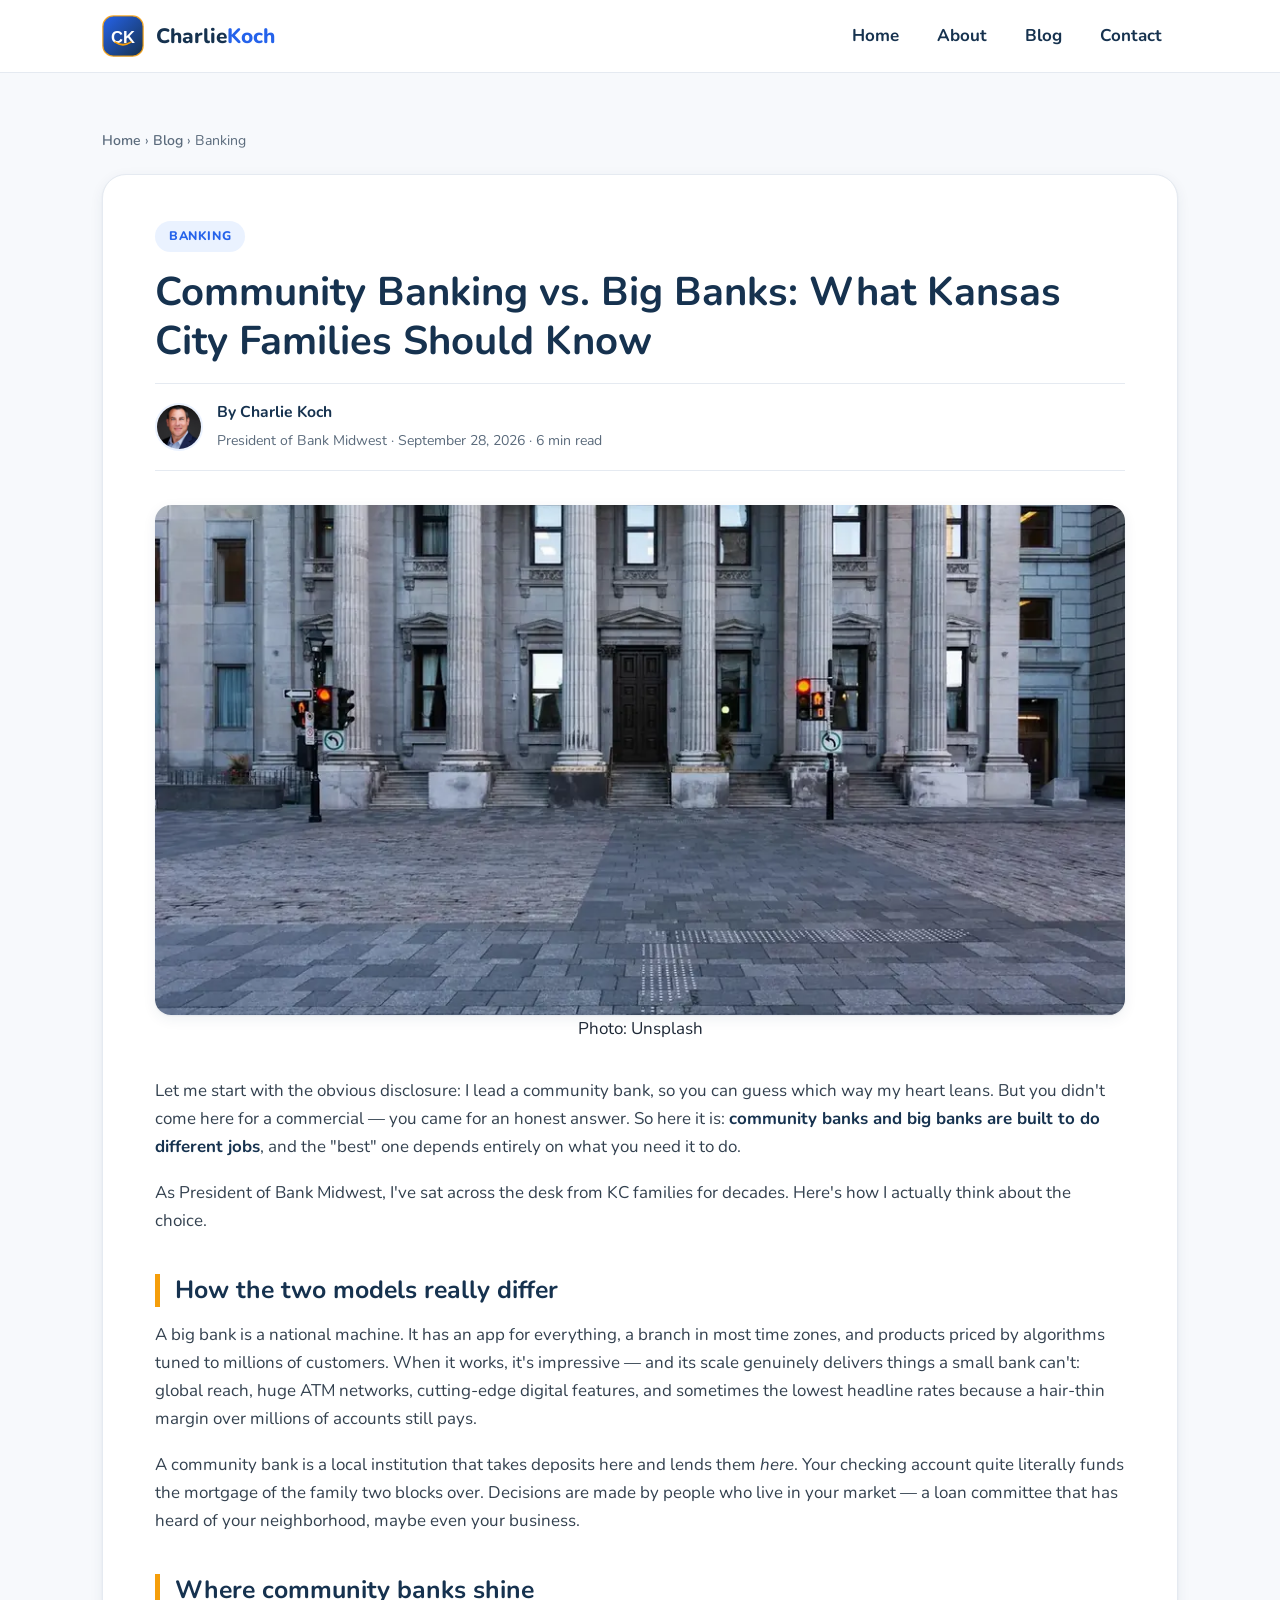
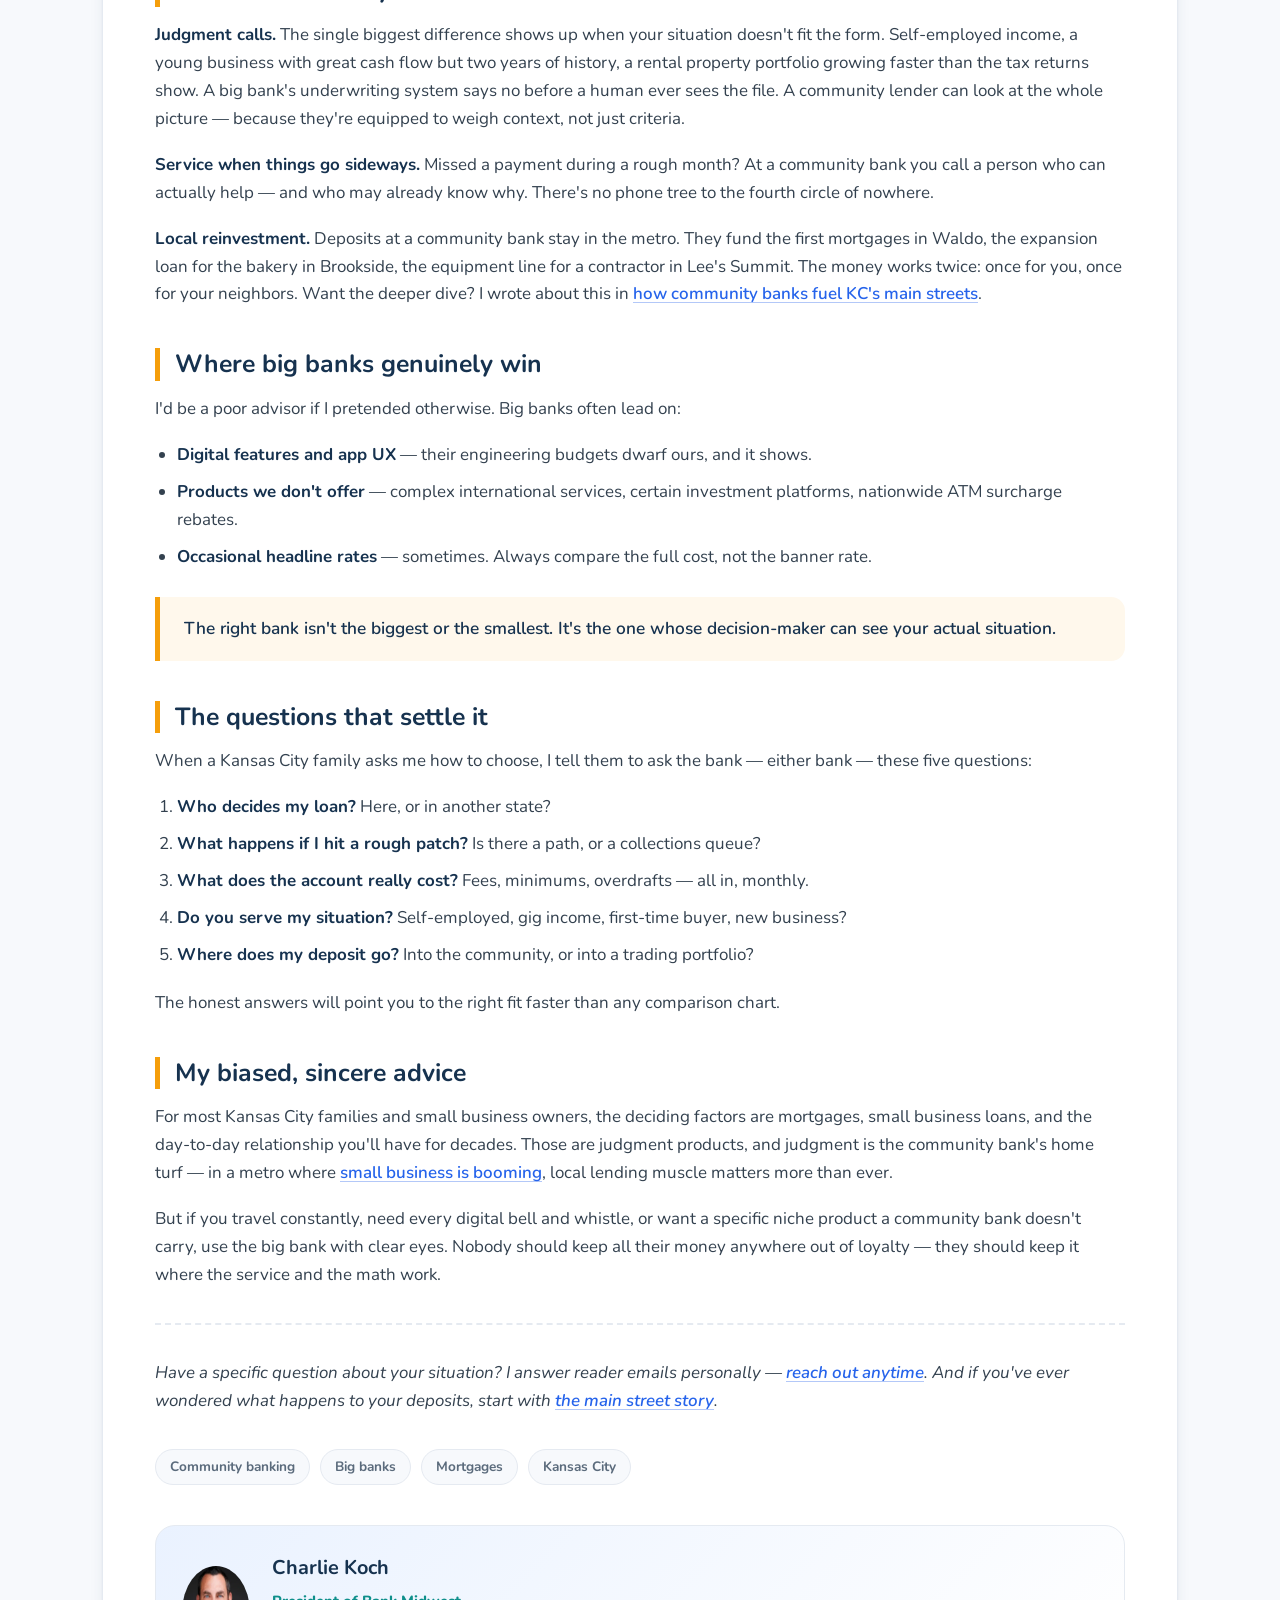
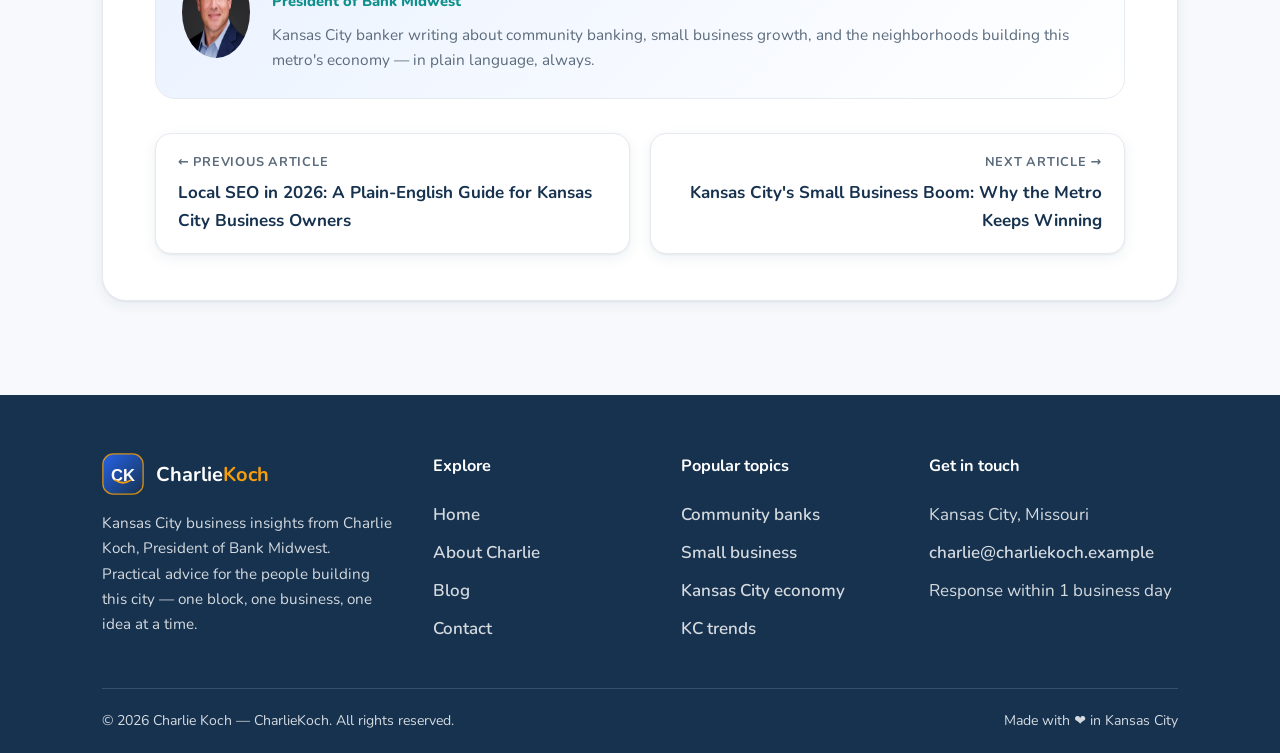
<file: posts/community-banking-vs-big-banks.html>
<!DOCTYPE html>
<html lang="en">
<head>
  <meta charset="UTF-8">
  <meta name="viewport" content="width=device-width, initial-scale=1.0">
  <title>Community Banking vs. Big Banks: What Kansas City Families Should Know | CharlieKoch</title>
  <meta name="description" content="Charlie Koch, President of Bank Midwest, compares community banking and big banks honestly — rates, service, lending decisions, and when each is the right fit for KC families.">
  <meta name="author" content="Charlie Koch">
  <meta name="robots" content="index, follow">
  <link rel="canonical" href="https://kansas-city.github.io/charlie-koch/posts/community-banking-vs-big-banks.html">
  <meta name="theme-color" content="#16324f">
  <meta name="google-site-verification" content="pkBuy1sWJyBQ7ASvRrX_lHtccyzYlZXhrtDatoVn0YM">

  <meta property="og:type" content="article">
  <meta property="og:site_name" content="CharlieKoch">
  <meta property="og:title" content="Community Banking vs. Big Banks: What Kansas City Families Should Know">
  <meta property="og:description" content="An honest comparison of community banking and big banks — rates, service, and lending decisions — from a KC community bank president.">
  <meta property="og:url" content="https://kansas-city.github.io/charlie-koch/posts/community-banking-vs-big-banks.html">
  <meta property="og:image" content="https://kansas-city.github.io/charlie-koch/images/og-community-banking-vs-big-banks.jpg">
  <meta name="twitter:card" content="summary_large_image">
  <meta name="twitter:title" content="Community Banking vs. Big Banks: What Kansas City Families Should Know">
  <meta name="twitter:description" content="An honest comparison of community banking and big banks from a KC community bank president.">
  <meta name="twitter:image" content="https://kansas-city.github.io/charlie-koch/images/og-community-banking-vs-big-banks.jpg">

  <link rel="icon" type="image/svg+xml" href="../favicon.svg">
  <link rel="preconnect" href="https://fonts.googleapis.com">
  <link rel="preconnect" href="https://fonts.gstatic.com" crossorigin>
  <link href="https://fonts.googleapis.com/css2?family=Nunito:ital,wght@0,400;0,600;0,700;0,800;1,400&display=swap" rel="stylesheet">
  <link rel="stylesheet" href="../css/style.css">

  <script type="application/ld+json">
  {
    "@context": "https://schema.org",
    "@type": "BlogPosting",
    "mainEntityOfPage": { "@type": "WebPage", "@id": "https://kansas-city.github.io/charlie-koch/posts/community-banking-vs-big-banks.html" },
    "headline": "Community Banking vs. Big Banks: What Kansas City Families Should Know",
    "description": "An honest comparison of community banking and big banks — rates, service, and lending decisions — from a KC community bank president.",
    "image": "https://kansas-city.github.io/charlie-koch/images/og-community-banking-vs-big-banks.jpg",
    "author": { "@type": "Person", "name": "Charlie Koch", "jobTitle": "President of Bank Midwest", "url": "https://kansas-city.github.io/charlie-koch/about.html" },
    "publisher": { "@type": "Person", "name": "Charlie Koch", "url": "https://kansas-city.github.io/charlie-koch/" },
    "datePublished": "2026-09-28",
    "dateModified": "2026-10-13",
    "inLanguage": "en-US",
    "keywords": "community banking, big banks, Kansas City, mortgage, small business loans",
    "articleSection": "Banking",
    "wordCount": 810
  }
  </script>
  <script type="application/ld+json">
  {
    "@context": "https://schema.org",
    "@type": "BreadcrumbList",
    "itemListElement": [
      { "@type": "ListItem", "position": 1, "name": "Home", "item": "https://kansas-city.github.io/charlie-koch/" },
      { "@type": "ListItem", "position": 2, "name": "Blog", "item": "https://kansas-city.github.io/charlie-koch/blog.html" },
      { "@type": "ListItem", "position": 3, "name": "Community Banking vs. Big Banks" }
    ]
  }
  </script>
</head>
<body>
  <a class="skip-link" href="#main">Skip to main content</a>

  <header class="site-header">
    <div class="container nav-wrap">
      <a class="brand" href="../index.html">
        <img src="../images/logo.svg" alt="CharlieKoch logo" width="42" height="42">
        <span class="brand-name">Charlie<em>Koch</em></span>
      </a>
      <nav aria-label="Main navigation">
        <button class="nav-toggle" aria-expanded="false" aria-controls="primary-menu" aria-label="Toggle menu">☰</button>
        <ul id="primary-menu" class="nav-menu">
          <li><a href="../index.html">Home</a></li>
          <li><a href="../about.html">About</a></li>
          <li><a href="../blog.html">Blog</a></li>
          <li><a href="../contact.html">Contact</a></li>
        </ul>
      </nav>
    </div>
  </header>

  <main id="main">
    <section class="article-wrap">
      <div class="container">
        <nav class="breadcrumbs" aria-label="Breadcrumb">
          <a href="../index.html">Home</a> › <a href="../blog.html">Blog</a> › <span aria-current="page">Banking</span>
        </nav>

        <article class="article">
          <header class="article-header">
            <span class="chip">Banking</span>
            <h1>Community Banking vs. Big Banks: What Kansas City Families Should Know</h1>
            <div class="byline">
              <picture><source srcset="../images/charlie-koch-400.webp 400w, ../images/charlie-koch.webp 800w" sizes="200px" type="image/webp"><img src="../images/charlie-koch.jpg" alt="Charlie Koch" width="800" height="800" loading="lazy" decoding="async"></picture>
              <div>
                <b>By Charlie Koch</b>
                <span>President of Bank Midwest · September 28, 2026 · 6 min read</span>
              </div>
            </div>
          </header>

          <figure class="article-hero">
            <picture>
              <source srcset="../images/feature-community-banking-vs-big-banks.webp" type="image/webp">
              <img src="../images/feature-community-banking-vs-big-banks.jpg" alt="Neoclassical bank building" width="1200" height="630" loading="eager" decoding="async">
            </picture>
            <figcaption>Photo: Unsplash</figcaption>
          </figure>

          <div class="prose">
            <p>Let me start with the obvious disclosure: I lead a community bank, so you can guess which way my heart leans. But you didn't come here for a commercial — you came for an honest answer. So here it is: <strong>community banks and big banks are built to do different jobs</strong>, and the "best" one depends entirely on what you need it to do.</p>

            <p>As President of Bank Midwest, I've sat across the desk from KC families for decades. Here's how I actually think about the choice.</p>

            <h2>How the two models really differ</h2>
            <p>A big bank is a national machine. It has an app for everything, a branch in most time zones, and products priced by algorithms tuned to millions of customers. When it works, it's impressive — and its scale genuinely delivers things a small bank can't: global reach, huge ATM networks, cutting-edge digital features, and sometimes the lowest headline rates because a hair-thin margin over millions of accounts still pays.</p>

            <p>A community bank is a local institution that takes deposits here and lends them <em>here</em>. Your checking account quite literally funds the mortgage of the family two blocks over. Decisions are made by people who live in your market — a loan committee that has heard of your neighborhood, maybe even your business.</p>

            <h2>Where community banks shine</h2>
            <p><strong>Judgment calls.</strong> The single biggest difference shows up when your situation doesn't fit the form. Self-employed income, a young business with great cash flow but two years of history, a rental property portfolio growing faster than the tax returns show. A big bank's underwriting system says no before a human ever sees the file. A community lender can look at the whole picture — because they're equipped to weigh context, not just criteria.</p>

            <p><strong>Service when things go sideways.</strong> Missed a payment during a rough month? At a community bank you call a person who can actually help — and who may already know why. There's no phone tree to the fourth circle of nowhere.</p>

            <p><strong>Local reinvestment.</strong> Deposits at a community bank stay in the metro. They fund the first mortgages in Waldo, the expansion loan for the bakery in Brookside, the equipment line for a contractor in Lee's Summit. The money works twice: once for you, once for your neighbors. Want the deeper dive? I wrote about this in <a href="community-banks-kc-main-street.html">how community banks fuel KC's main streets</a>.</p>

            <h2>Where big banks genuinely win</h2>
            <p>I'd be a poor advisor if I pretended otherwise. Big banks often lead on:</p>
            <ul>
              <li><strong>Digital features and app UX</strong> — their engineering budgets dwarf ours, and it shows.</li>
              <li><strong>Products we don't offer</strong> — complex international services, certain investment platforms, nationwide ATM surcharge rebates.</li>
              <li><strong>Occasional headline rates</strong> — sometimes. Always compare the full cost, not the banner rate.</li>
            </ul>

            <blockquote class="pull-quote">The right bank isn't the biggest or the smallest. It's the one whose decision-maker can see your actual situation.</blockquote>

            <h2>The questions that settle it</h2>
            <p>When a Kansas City family asks me how to choose, I tell them to ask the bank — either bank — these five questions:</p>
            <ol>
              <li><strong>Who decides my loan?</strong> Here, or in another state?</li>
              <li><strong>What happens if I hit a rough patch?</strong> Is there a path, or a collections queue?</li>
              <li><strong>What does the account really cost?</strong> Fees, minimums, overdrafts — all in, monthly.</li>
              <li><strong>Do you serve my situation?</strong> Self-employed, gig income, first-time buyer, new business?</li>
              <li><strong>Where does my deposit go?</strong> Into the community, or into a trading portfolio?</li>
            </ol>
            <p>The honest answers will point you to the right fit faster than any comparison chart.</p>

            <h2>My biased, sincere advice</h2>
            <p>For most Kansas City families and small business owners, the deciding factors are mortgages, small business loans, and the day-to-day relationship you'll have for decades. Those are judgment products, and judgment is the community bank's home turf — in a metro where <a href="kc-small-business-boom.html">small business is booming</a>, local lending muscle matters more than ever.</p>

            <p>But if you travel constantly, need every digital bell and whistle, or want a specific niche product a community bank doesn't carry, use the big bank with clear eyes. Nobody should keep all their money anywhere out of loyalty — they should keep it where the service and the math work.</p>

            <hr>

            <p><em>Have a specific question about your situation? I answer reader emails personally — <a href="../contact.html">reach out anytime</a>. And if you've ever wondered what happens to your deposits, start with <a href="community-banks-kc-main-street.html">the main street story</a>.</em></p>
          </div>

          <div class="tags">
            <a href="../blog.html">Community banking</a>
            <a href="../blog.html">Big banks</a>
            <a href="../blog.html">Mortgages</a>
            <a href="../blog.html">Kansas City</a>
          </div>

          <div class="author-bio">
            <picture><source srcset="../images/charlie-koch-400.webp 400w, ../images/charlie-koch.webp 800w" sizes="200px" type="image/webp"><img src="../images/charlie-koch.jpg" alt="Charlie Koch" width="800" height="800" loading="lazy" decoding="async"></picture>
            <div>
              <h3>Charlie Koch</h3>
              <p class="role">President of Bank Midwest</p>
              <p>Kansas City banker writing about community banking, small business growth, and the neighborhoods building this metro's economy — in plain language, always.</p>
            </div>
          </div>

          <nav class="post-nav" aria-label="More articles">
            <a class="prev" href="local-seo-guide-kc-business.html">
              <span>← Previous article</span>
              <b>Local SEO in 2026: A Plain-English Guide for Kansas City Business Owners</b>
            </a>
            <a class="next" href="kc-small-business-boom.html">
              <span>Next article →</span>
              <b>Kansas City's Small Business Boom: Why the Metro Keeps Winning</b>
            </a>
          </nav>
        </article>
      </div>
    </section>
  </main>

  <footer class="site-footer">
    <div class="container">
      <div class="footer-grid">
        <div>
          <div class="footer-brand">
            <img src="../images/logo.svg" alt="CharlieKoch logo" width="42" height="42">
            <b>Charlie<em>Koch</em></b>
          </div>
          <p>Kansas City business insights from Charlie Koch, President of Bank Midwest. Practical advice for the people building this city — one block, one business, one idea at a time.</p>
        </div>
        <div>
          <h4>Explore</h4>
          <ul>
            <li><a href="../index.html">Home</a></li>
            <li><a href="../about.html">About Charlie</a></li>
            <li><a href="../blog.html">Blog</a></li>
            <li><a href="../contact.html">Contact</a></li>
          </ul>
        </div>
        <div>
          <h4>Popular topics</h4>
          <ul>
            <li><a href="community-banks-kc-main-street.html">Community banks</a></li>
            <li><a href="kc-small-business-boom.html">Small business</a></li>
            <li><a href="state-line-commerce-kc.html">Kansas City economy</a></li>
            <li><a href="kc-business-future-trends.html">KC trends</a></li>
          </ul>
        </div>
        <div>
          <h4>Get in touch</h4>
          <ul>
            <li>Kansas City, Missouri</li>
            <li><a href="mailto:charlie@charliekoch.example">charlie@charliekoch.example</a></li>
            <li>Response within 1 business day</li>
          </ul>
        </div>
      </div>
      <div class="footer-bottom">
        <span>© <span id="year">2026</span> Charlie Koch — CharlieKoch. All rights reserved.</span>
        <span>Made with ❤️ in Kansas City</span>
      </div>
    </div>
  </footer>

  <script src="../js/main.js" defer></script>
</body>
</html>
</file>
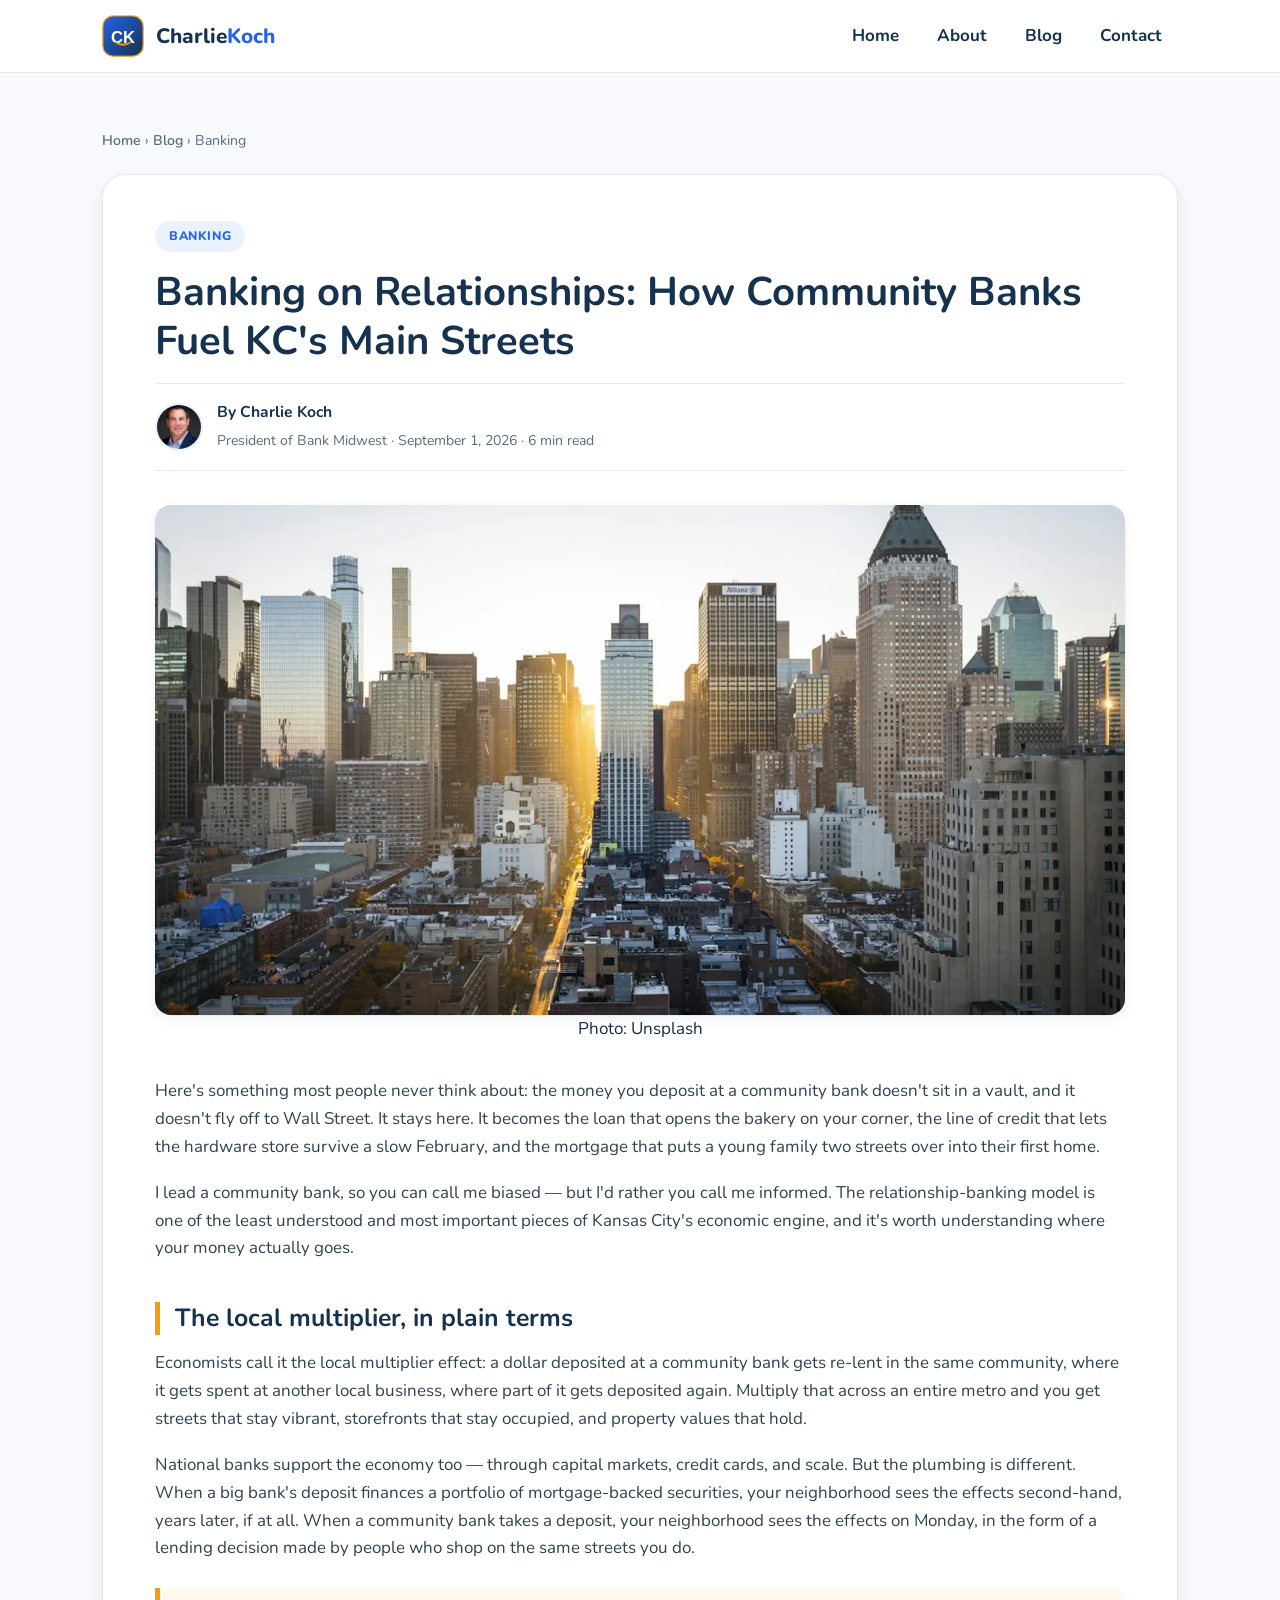
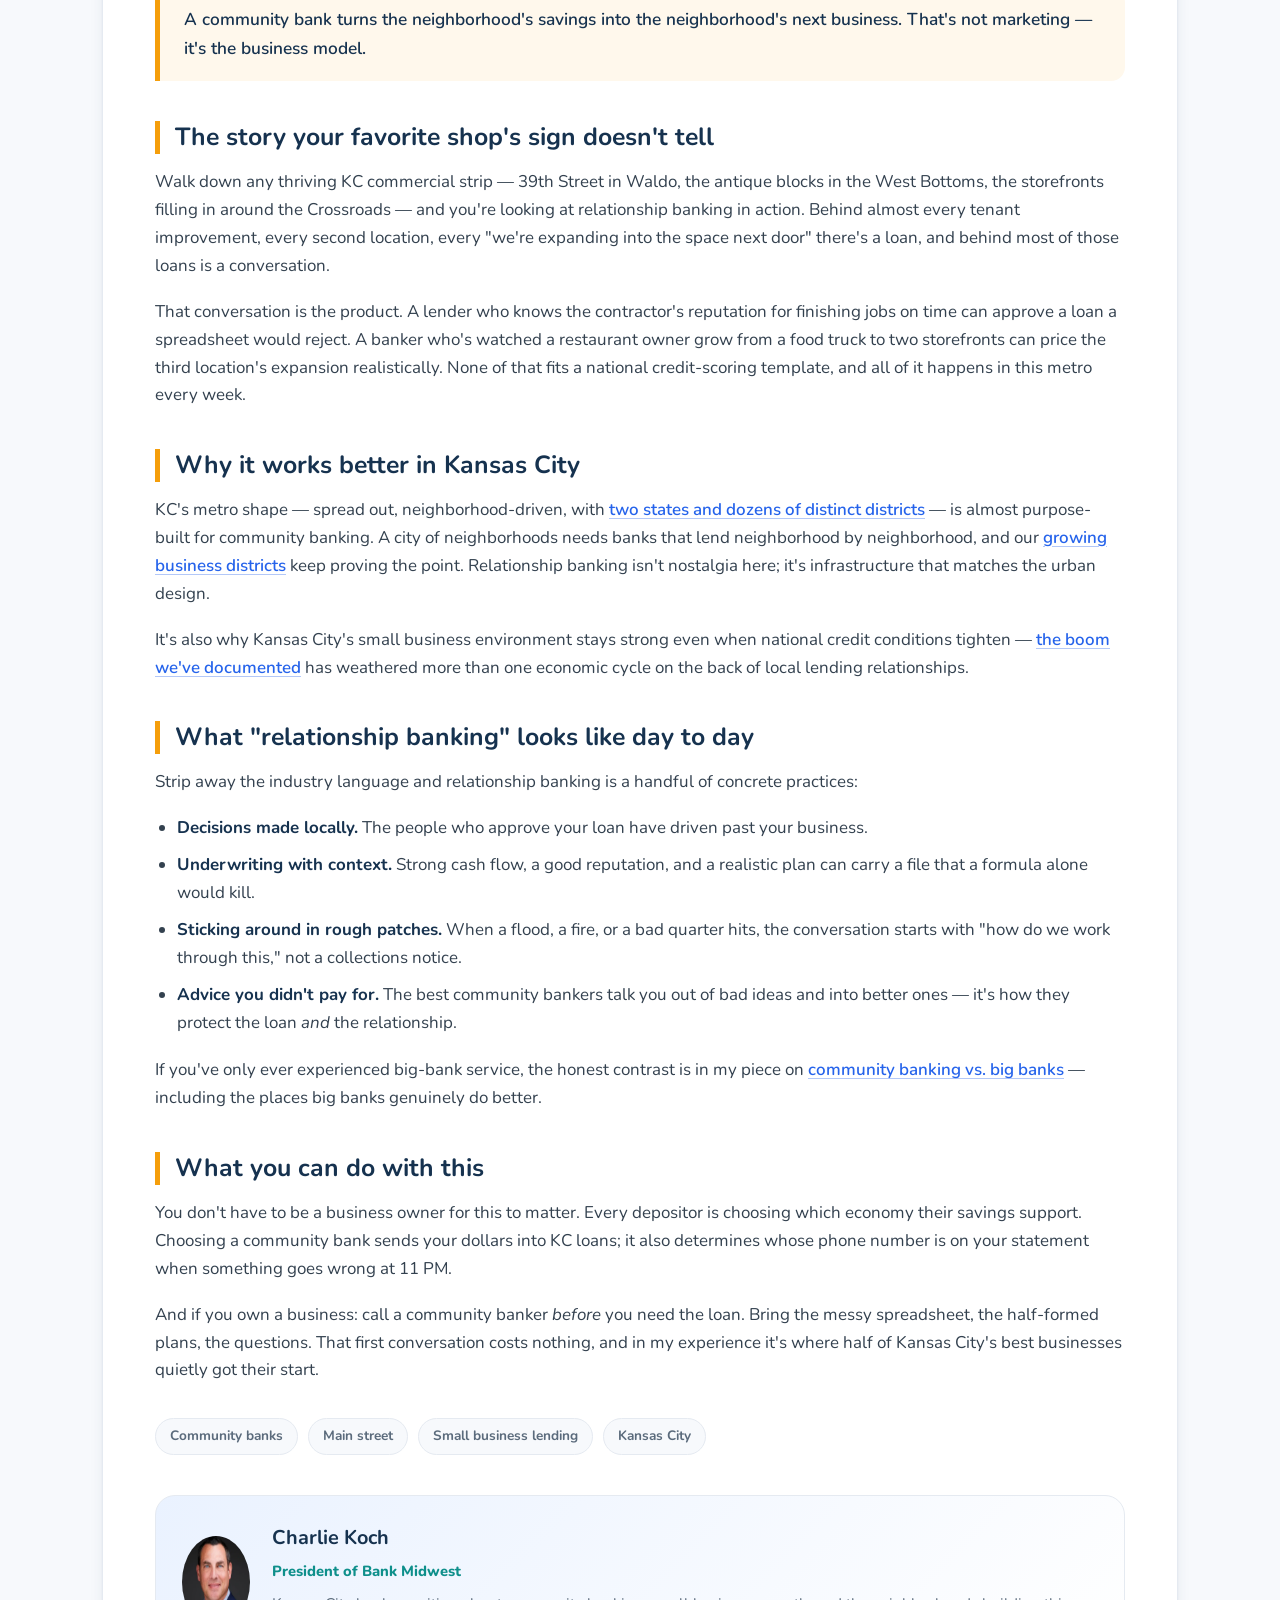
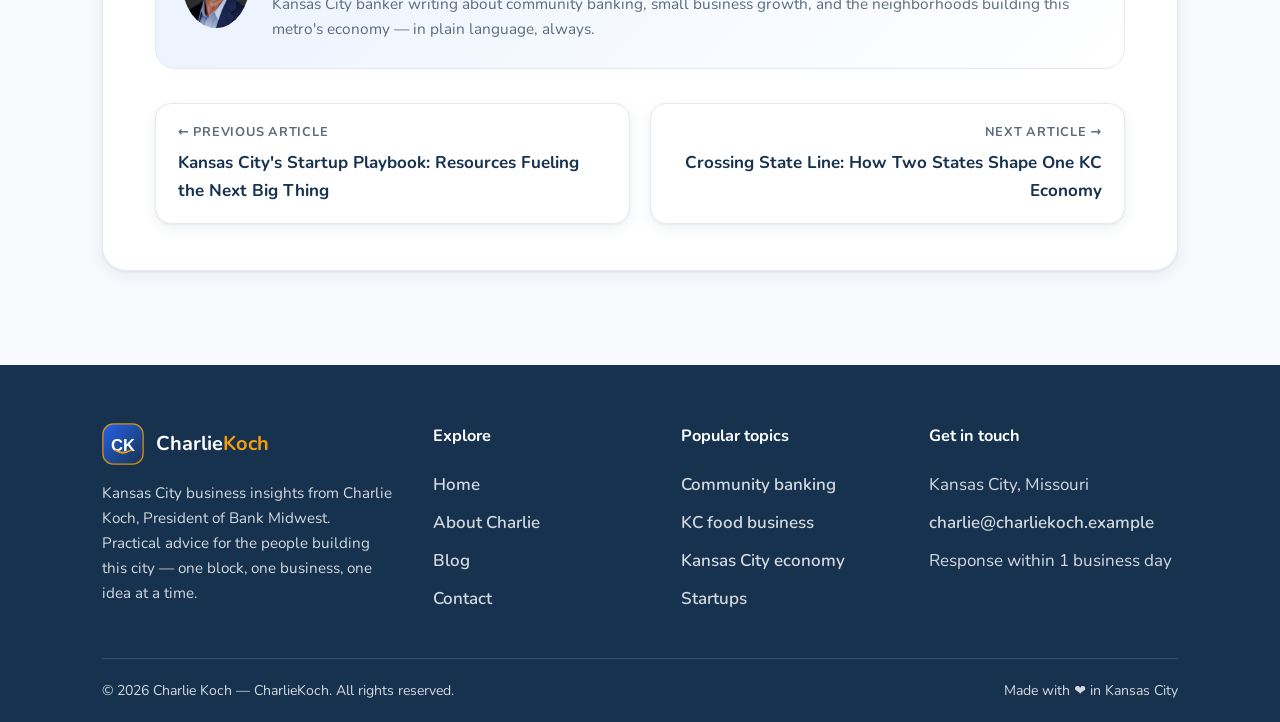
<file: posts/community-banks-kc-main-street.html>
<!DOCTYPE html>
<html lang="en">
<head>
  <meta charset="UTF-8">
  <meta name="viewport" content="width=device-width, initial-scale=1.0">
  <title>Banking on Relationships: How Community Banks Fuel KC's Main Streets | CharlieKoch</title>
  <meta name="description" content="Charlie Koch, President of Bank Midwest, explains how community banks turn local deposits into the loans that power Kansas City's main streets — and why it matters to your neighborhood.">
  <meta name="author" content="Charlie Koch">
  <meta name="robots" content="index, follow">
  <link rel="canonical" href="https://kansas-city.github.io/charlie-koch/posts/community-banks-kc-main-street.html">
  <meta name="theme-color" content="#16324f">
  <meta name="google-site-verification" content="pkBuy1sWJyBQ7ASvRrX_lHtccyzYlZXhrtDatoVn0YM">

  <meta property="og:type" content="article">
  <meta property="og:site_name" content="CharlieKoch">
  <meta property="og:title" content="Banking on Relationships: How Community Banks Fuel KC's Main Streets">
  <meta property="og:description" content="How community banks turn local deposits into the loans that power Kansas City's main streets.">
  <meta property="og:url" content="https://kansas-city.github.io/charlie-koch/posts/community-banks-kc-main-street.html">
  <meta property="og:image" content="https://kansas-city.github.io/charlie-koch/images/og-community-banks-kc-main-street.jpg">
  <meta name="twitter:card" content="summary_large_image">
  <meta name="twitter:title" content="Banking on Relationships: How Community Banks Fuel KC's Main Streets">
  <meta name="twitter:description" content="How community banks power Kansas City's main streets.">
  <meta name="twitter:image" content="https://kansas-city.github.io/charlie-koch/images/og-community-banks-kc-main-street.jpg">

  <link rel="icon" type="image/svg+xml" href="../favicon.svg">
  <link rel="preconnect" href="https://fonts.googleapis.com">
  <link rel="preconnect" href="https://fonts.gstatic.com" crossorigin>
  <link href="https://fonts.googleapis.com/css2?family=Nunito:ital,wght@0,400;0,600;0,700;0,800;1,400&display=swap" rel="stylesheet">
  <link rel="stylesheet" href="../css/style.css">

  <script type="application/ld+json">
  {
    "@context": "https://schema.org",
    "@type": "BlogPosting",
    "mainEntityOfPage": { "@type": "WebPage", "@id": "https://kansas-city.github.io/charlie-koch/posts/community-banks-kc-main-street.html" },
    "headline": "Banking on Relationships: How Community Banks Fuel KC's Main Streets",
    "description": "How community banks turn local deposits into the loans that power Kansas City's main streets — and why it matters to your neighborhood.",
    "image": "https://kansas-city.github.io/charlie-koch/images/og-community-banks-kc-main-street.jpg",
    "author": { "@type": "Person", "name": "Charlie Koch", "jobTitle": "President of Bank Midwest", "url": "https://kansas-city.github.io/charlie-koch/about.html" },
    "publisher": { "@type": "Person", "name": "Charlie Koch", "url": "https://kansas-city.github.io/charlie-koch/" },
    "datePublished": "2026-09-01",
    "dateModified": "2026-10-13",
    "inLanguage": "en-US",
    "keywords": "community banks, main street, Kansas City, small business lending, local economy",
    "articleSection": "Banking",
    "wordCount": 800
  }
  </script>
  <script type="application/ld+json">
  {
    "@context": "https://schema.org",
    "@type": "BreadcrumbList",
    "itemListElement": [
      { "@type": "ListItem", "position": 1, "name": "Home", "item": "https://kansas-city.github.io/charlie-koch/" },
      { "@type": "ListItem", "position": 2, "name": "Blog", "item": "https://kansas-city.github.io/charlie-koch/blog.html" },
      { "@type": "ListItem", "position": 3, "name": "Banking on Relationships" }
    ]
  }
  </script>
</head>
<body>
  <a class="skip-link" href="#main">Skip to main content</a>

  <header class="site-header">
    <div class="container nav-wrap">
      <a class="brand" href="../index.html">
        <img src="../images/logo.svg" alt="CharlieKoch logo" width="42" height="42">
        <span class="brand-name">Charlie<em>Koch</em></span>
      </a>
      <nav aria-label="Main navigation">
        <button class="nav-toggle" aria-expanded="false" aria-controls="primary-menu" aria-label="Toggle menu">☰</button>
        <ul id="primary-menu" class="nav-menu">
          <li><a href="../index.html">Home</a></li>
          <li><a href="../about.html">About</a></li>
          <li><a href="../blog.html">Blog</a></li>
          <li><a href="../contact.html">Contact</a></li>
        </ul>
      </nav>
    </div>
  </header>

  <main id="main">
    <section class="article-wrap">
      <div class="container">
        <nav class="breadcrumbs" aria-label="Breadcrumb">
          <a href="../index.html">Home</a> › <a href="../blog.html">Blog</a> › <span aria-current="page">Banking</span>
        </nav>

        <article class="article">
          <header class="article-header">
            <span class="chip">Banking</span>
            <h1>Banking on Relationships: How Community Banks Fuel KC's Main Streets</h1>
            <div class="byline">
              <picture><source srcset="../images/charlie-koch-400.webp 400w, ../images/charlie-koch.webp 800w" sizes="200px" type="image/webp"><img src="../images/charlie-koch.jpg" alt="Charlie Koch" width="800" height="800" loading="lazy" decoding="async"></picture>
              <div>
                <b>By Charlie Koch</b>
                <span>President of Bank Midwest · September 1, 2026 · 6 min read</span>
              </div>
            </div>
          </header>

          <figure class="article-hero">
            <picture>
              <source srcset="../images/feature-community-banks-kc-main-street.webp" type="image/webp">
              <img src="../images/feature-community-banks-kc-main-street.jpg" alt="Illuminated main street at night" width="1200" height="630" loading="eager" decoding="async">
            </picture>
            <figcaption>Photo: Unsplash</figcaption>
          </figure>

          <div class="prose">
            <p>Here's something most people never think about: the money you deposit at a community bank doesn't sit in a vault, and it doesn't fly off to Wall Street. It stays here. It becomes the loan that opens the bakery on your corner, the line of credit that lets the hardware store survive a slow February, and the mortgage that puts a young family two streets over into their first home.</p>

            <p>I lead a community bank, so you can call me biased — but I'd rather you call me informed. The relationship-banking model is one of the least understood and most important pieces of Kansas City's economic engine, and it's worth understanding where your money actually goes.</p>

            <h2>The local multiplier, in plain terms</h2>
            <p>Economists call it the local multiplier effect: a dollar deposited at a community bank gets re-lent in the same community, where it gets spent at another local business, where part of it gets deposited again. Multiply that across an entire metro and you get streets that stay vibrant, storefronts that stay occupied, and property values that hold.</p>

            <p>National banks support the economy too — through capital markets, credit cards, and scale. But the plumbing is different. When a big bank's deposit finances a portfolio of mortgage-backed securities, your neighborhood sees the effects second-hand, years later, if at all. When a community bank takes a deposit, your neighborhood sees the effects on Monday, in the form of a lending decision made by people who shop on the same streets you do.</p>

            <blockquote class="pull-quote">A community bank turns the neighborhood's savings into the neighborhood's next business. That's not marketing — it's the business model.</blockquote>

            <h2>The story your favorite shop's sign doesn't tell</h2>
            <p>Walk down any thriving KC commercial strip — 39th Street in Waldo, the antique blocks in the West Bottoms, the storefronts filling in around the Crossroads — and you're looking at relationship banking in action. Behind almost every tenant improvement, every second location, every "we're expanding into the space next door" there's a loan, and behind most of those loans is a conversation.</p>

            <p>That conversation is the product. A lender who knows the contractor's reputation for finishing jobs on time can approve a loan a spreadsheet would reject. A banker who's watched a restaurant owner grow from a food truck to two storefronts can price the third location's expansion realistically. None of that fits a national credit-scoring template, and all of it happens in this metro every week.</p>

            <h2>Why it works better in Kansas City</h2>
            <p>KC's metro shape — spread out, neighborhood-driven, with <a href="state-line-commerce-kc.html">two states and dozens of distinct districts</a> — is almost purpose-built for community banking. A city of neighborhoods needs banks that lend neighborhood by neighborhood, and our <a href="kc-neighborhoods-business-growth.html">growing business districts</a> keep proving the point. Relationship banking isn't nostalgia here; it's infrastructure that matches the urban design.</p>

            <p>It's also why Kansas City's small business environment stays strong even when national credit conditions tighten — <a href="kc-small-business-boom.html">the boom we've documented</a> has weathered more than one economic cycle on the back of local lending relationships.</p>

            <h2>What "relationship banking" looks like day to day</h2>
            <p>Strip away the industry language and relationship banking is a handful of concrete practices:</p>
            <ul>
      <li><strong>Decisions made locally.</strong> The people who approve your loan have driven past your business.</li>
      <li><strong>Underwriting with context.</strong> Strong cash flow, a good reputation, and a realistic plan can carry a file that a formula alone would kill.</li>
      <li><strong>Sticking around in rough patches.</strong> When a flood, a fire, or a bad quarter hits, the conversation starts with "how do we work through this," not a collections notice.</li>
      <li><strong>Advice you didn't pay for.</strong> The best community bankers talk you out of bad ideas and into better ones — it's how they protect the loan <em>and</em> the relationship.</li>
    </ul>

            <p>If you've only ever experienced big-bank service, the honest contrast is in my piece on <a href="community-banking-vs-big-banks.html">community banking vs. big banks</a> — including the places big banks genuinely do better.</p>

            <h2>What you can do with this</h2>
            <p>You don't have to be a business owner for this to matter. Every depositor is choosing which economy their savings support. Choosing a community bank sends your dollars into KC loans; it also determines whose phone number is on your statement when something goes wrong at 11 PM.</p>

            <p>And if you own a business: call a community banker <em>before</em> you need the loan. Bring the messy spreadsheet, the half-formed plans, the questions. That first conversation costs nothing, and in my experience it's where half of Kansas City's best businesses quietly got their start.</p>
          </div>

          <div class="tags">
            <a href="../blog.html">Community banks</a>
            <a href="../blog.html">Main street</a>
            <a href="../blog.html">Small business lending</a>
            <a href="../blog.html">Kansas City</a>
          </div>

          <div class="author-bio">
            <picture><source srcset="../images/charlie-koch-400.webp 400w, ../images/charlie-koch.webp 800w" sizes="200px" type="image/webp"><img src="../images/charlie-koch.jpg" alt="Charlie Koch" width="800" height="800" loading="lazy" decoding="async"></picture>
            <div>
              <h3>Charlie Koch</h3>
              <p class="role">President of Bank Midwest</p>
              <p>Kansas City banker writing about community banking, small business growth, and the neighborhoods building this metro's economy — in plain language, always.</p>
            </div>
          </div>

          <nav class="post-nav" aria-label="More articles">
            <a class="prev" href="kc-startup-ecosystem.html">
              <span>← Previous article</span>
              <b>Kansas City's Startup Playbook: Resources Fueling the Next Big Thing</b>
            </a>
            <a class="next" href="state-line-commerce-kc.html">
              <span>Next article →</span>
              <b>Crossing State Line: How Two States Shape One KC Economy</b>
            </a>
          </nav>
        </article>
      </div>
    </section>
  </main>

  <footer class="site-footer">
    <div class="container">
      <div class="footer-grid">
        <div>
          <div class="footer-brand">
            <img src="../images/logo.svg" alt="CharlieKoch logo" width="42" height="42">
            <b>Charlie<em>Koch</em></b>
          </div>
          <p>Kansas City business insights from Charlie Koch, President of Bank Midwest. Practical advice for the people building this city — one block, one business, one idea at a time.</p>
        </div>
        <div>
          <h4>Explore</h4>
          <ul>
            <li><a href="../index.html">Home</a></li>
            <li><a href="../about.html">About Charlie</a></li>
            <li><a href="../blog.html">Blog</a></li>
            <li><a href="../contact.html">Contact</a></li>
          </ul>
        </div>
        <div>
          <h4>Popular topics</h4>
          <ul>
            <li><a href="community-banking-vs-big-banks.html">Community banking</a></li>
            <li><a href="kc-food-scene-business-story.html">KC food business</a></li>
            <li><a href="state-line-commerce-kc.html">Kansas City economy</a></li>
            <li><a href="kc-startup-ecosystem.html">Startups</a></li>
          </ul>
        </div>
        <div>
          <h4>Get in touch</h4>
          <ul>
            <li>Kansas City, Missouri</li>
            <li><a href="mailto:charlie@charliekoch.example">charlie@charliekoch.example</a></li>
            <li>Response within 1 business day</li>
          </ul>
        </div>
      </div>
      <div class="footer-bottom">
        <span>© <span id="year">2026</span> Charlie Koch — CharlieKoch. All rights reserved.</span>
        <span>Made with ❤️ in Kansas City</span>
      </div>
    </div>
  </footer>

  <script src="../js/main.js" defer></script>
</body>
</html>
</file>
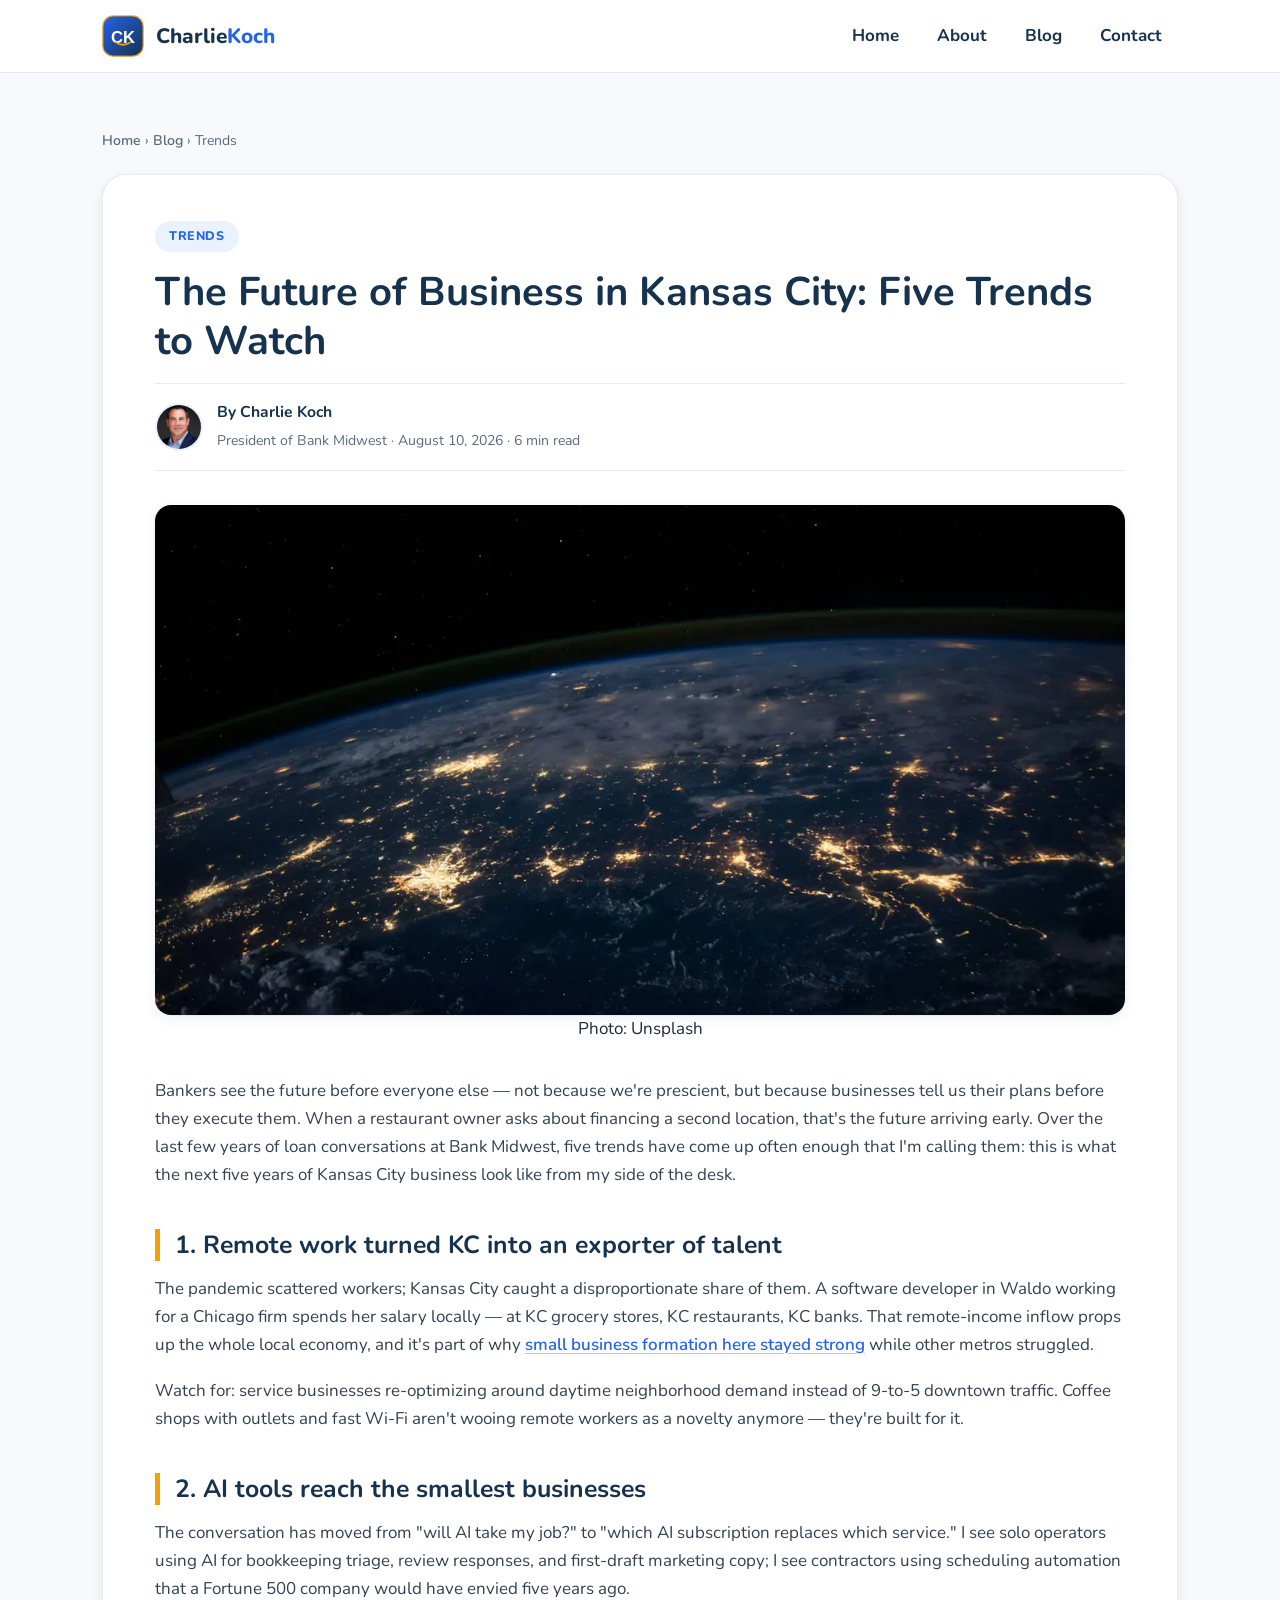
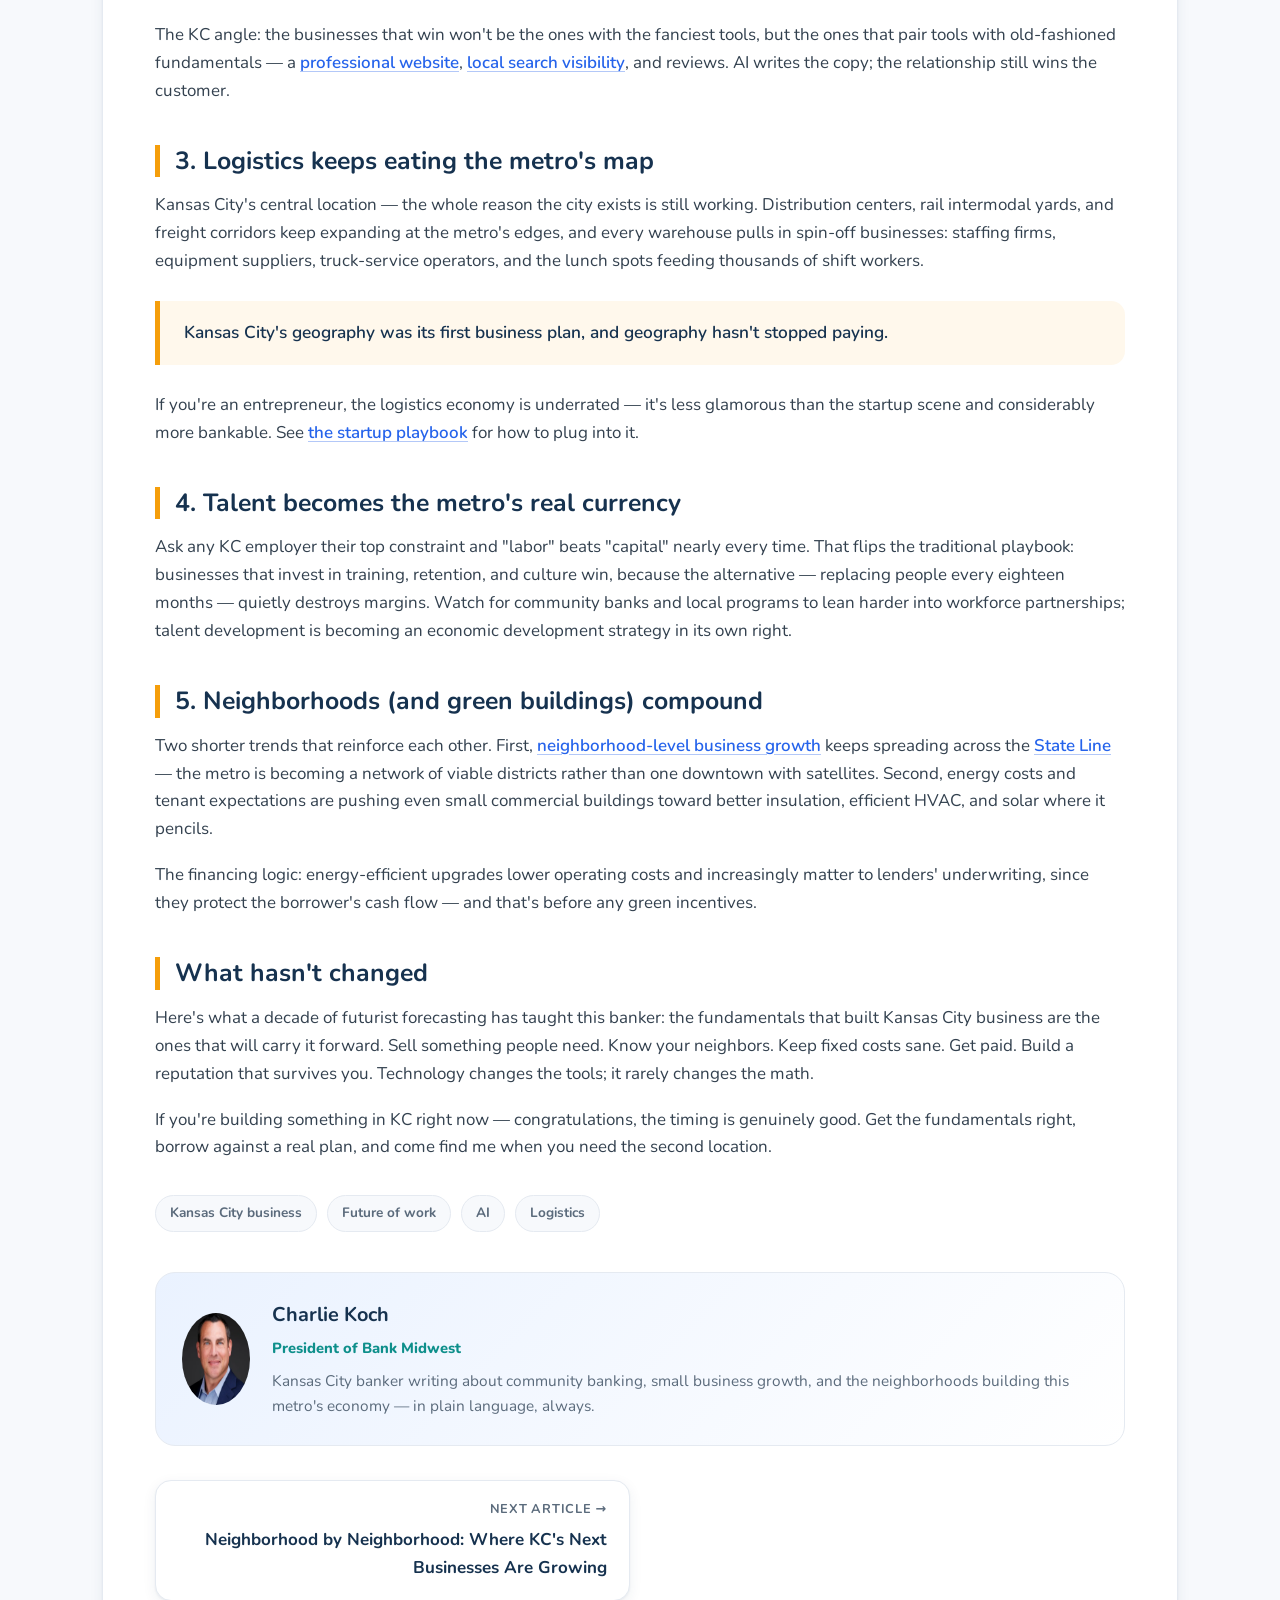
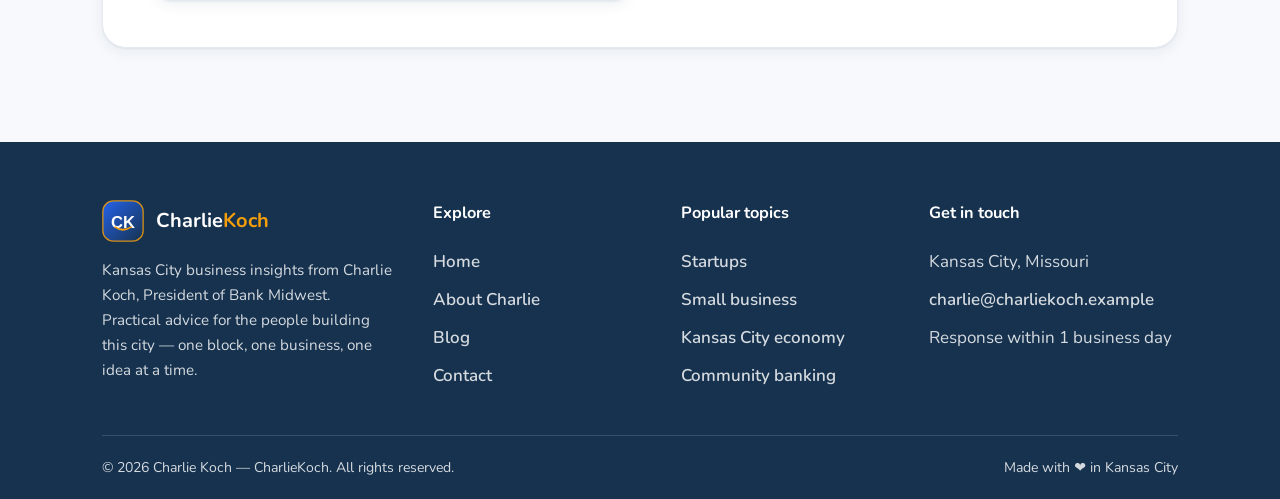
<file: posts/kc-business-future-trends.html>
<!DOCTYPE html>
<html lang="en">
<head>
  <meta charset="UTF-8">
  <meta name="viewport" content="width=device-width, initial-scale=1.0">
  <title>The Future of Business in Kansas City: Five Trends to Watch | CharlieKoch</title>
  <meta name="description" content="Charlie Koch, President of Bank Midwest, looks ahead at five trends shaping Kansas City's business future — remote work, AI tools, logistics, talent, and green building.">
  <meta name="author" content="Charlie Koch">
  <meta name="robots" content="index, follow">
  <link rel="canonical" href="https://kansas-city.github.io/charlie-koch/posts/kc-business-future-trends.html">
  <meta name="theme-color" content="#16324f">
  <meta name="google-site-verification" content="pkBuy1sWJyBQ7ASvRrX_lHtccyzYlZXhrtDatoVn0YM">

  <meta property="og:type" content="article">
  <meta property="og:site_name" content="CharlieKoch">
  <meta property="og:title" content="The Future of Business in Kansas City: Five Trends to Watch">
  <meta property="og:description" content="Five trends shaping Kansas City's business future — remote work, AI tools, logistics, talent, and green building.">
  <meta property="og:url" content="https://kansas-city.github.io/charlie-koch/posts/kc-business-future-trends.html">
  <meta property="og:image" content="https://kansas-city.github.io/charlie-koch/images/og-kc-business-future-trends.jpg">
  <meta name="twitter:card" content="summary_large_image">
  <meta name="twitter:title" content="The Future of Business in Kansas City: Five Trends to Watch">
  <meta name="twitter:description" content="Five trends shaping Kansas City's business future.">
  <meta name="twitter:image" content="https://kansas-city.github.io/charlie-koch/images/og-kc-business-future-trends.jpg">

  <link rel="icon" type="image/svg+xml" href="../favicon.svg">
  <link rel="preconnect" href="https://fonts.googleapis.com">
  <link rel="preconnect" href="https://fonts.gstatic.com" crossorigin>
  <link href="https://fonts.googleapis.com/css2?family=Nunito:ital,wght@0,400;0,600;0,700;0,800;1,400&display=swap" rel="stylesheet">
  <link rel="stylesheet" href="../css/style.css">

  <script type="application/ld+json">
  {
    "@context": "https://schema.org",
    "@type": "BlogPosting",
    "mainEntityOfPage": { "@type": "WebPage", "@id": "https://kansas-city.github.io/charlie-koch/posts/kc-business-future-trends.html" },
    "headline": "The Future of Business in Kansas City: Five Trends to Watch",
    "description": "Five trends shaping Kansas City's business future — remote work, AI tools, logistics, talent, and green building.",
    "image": "https://kansas-city.github.io/charlie-koch/images/og-kc-business-future-trends.jpg",
    "author": { "@type": "Person", "name": "Charlie Koch", "jobTitle": "President of Bank Midwest", "url": "https://kansas-city.github.io/charlie-koch/about.html" },
    "publisher": { "@type": "Person", "name": "Charlie Koch", "url": "https://kansas-city.github.io/charlie-koch/" },
    "datePublished": "2026-08-10",
    "dateModified": "2026-10-13",
    "inLanguage": "en-US",
    "keywords": "Kansas City business, future of work, AI small business, logistics, green building KC",
    "articleSection": "Trends",
    "wordCount": 830
  }
  </script>
  <script type="application/ld+json">
  {
    "@context": "https://schema.org",
    "@type": "BreadcrumbList",
    "itemListElement": [
      { "@type": "ListItem", "position": 1, "name": "Home", "item": "https://kansas-city.github.io/charlie-koch/" },
      { "@type": "ListItem", "position": 2, "name": "Blog", "item": "https://kansas-city.github.io/charlie-koch/blog.html" },
      { "@type": "ListItem", "position": 3, "name": "The Future of Business in Kansas City" }
    ]
  }
  </script>
</head>
<body>
  <a class="skip-link" href="#main">Skip to main content</a>

  <header class="site-header">
    <div class="container nav-wrap">
      <a class="brand" href="../index.html">
        <img src="../images/logo.svg" alt="CharlieKoch logo" width="42" height="42">
        <span class="brand-name">Charlie<em>Koch</em></span>
      </a>
      <nav aria-label="Main navigation">
        <button class="nav-toggle" aria-expanded="false" aria-controls="primary-menu" aria-label="Toggle menu">☰</button>
        <ul id="primary-menu" class="nav-menu">
          <li><a href="../index.html">Home</a></li>
          <li><a href="../about.html">About</a></li>
          <li><a href="../blog.html">Blog</a></li>
          <li><a href="../contact.html">Contact</a></li>
        </ul>
      </nav>
    </div>
  </header>

  <main id="main">
    <section class="article-wrap">
      <div class="container">
        <nav class="breadcrumbs" aria-label="Breadcrumb">
          <a href="../index.html">Home</a> › <a href="../blog.html">Blog</a> › <span aria-current="page">Trends</span>
        </nav>

        <article class="article">
          <header class="article-header">
            <span class="chip">Trends</span>
            <h1>The Future of Business in Kansas City: Five Trends to Watch</h1>
            <div class="byline">
              <picture><source srcset="../images/charlie-koch-400.webp 400w, ../images/charlie-koch.webp 800w" sizes="200px" type="image/webp"><img src="../images/charlie-koch.jpg" alt="Charlie Koch" width="800" height="800" loading="lazy" decoding="async"></picture>
              <div>
                <b>By Charlie Koch</b>
                <span>President of Bank Midwest · August 10, 2026 · 6 min read</span>
              </div>
            </div>
          </header>

          <figure class="article-hero">
            <picture>
              <source srcset="../images/feature-kc-business-future-trends.webp" type="image/webp">
              <img src="../images/feature-kc-business-future-trends.jpg" alt="Global technology network" width="1200" height="630" loading="eager" decoding="async">
            </picture>
            <figcaption>Photo: Unsplash</figcaption>
          </figure>

          <div class="prose">
            <p>Bankers see the future before everyone else — not because we're prescient, but because businesses tell us their plans before they execute them. When a restaurant owner asks about financing a second location, that's the future arriving early. Over the last few years of loan conversations at Bank Midwest, five trends have come up often enough that I'm calling them: this is what the next five years of Kansas City business look like from my side of the desk.</p>

            <h2>1. Remote work turned KC into an exporter of talent</h2>
            <p>The pandemic scattered workers; Kansas City caught a disproportionate share of them. A software developer in Waldo working for a Chicago firm spends her salary locally — at KC grocery stores, KC restaurants, KC banks. That remote-income inflow props up the whole local economy, and it's part of why <a href="kc-small-business-boom.html">small business formation here stayed strong</a> while other metros struggled.</p>

            <p>Watch for: service businesses re-optimizing around daytime neighborhood demand instead of 9-to-5 downtown traffic. Coffee shops with outlets and fast Wi-Fi aren't wooing remote workers as a novelty anymore — they're built for it.</p>

            <h2>2. AI tools reach the smallest businesses</h2>
            <p>The conversation has moved from "will AI take my job?" to "which AI subscription replaces which service." I see solo operators using AI for bookkeeping triage, review responses, and first-draft marketing copy; I see contractors using scheduling automation that a Fortune 500 company would have envied five years ago.</p>

            <p>The KC angle: the businesses that win won't be the ones with the fanciest tools, but the ones that pair tools with old-fashioned fundamentals — a <a href="why-professional-website-kc-small-business.html">professional website</a>, <a href="local-seo-guide-kc-business.html">local search visibility</a>, and reviews. AI writes the copy; the relationship still wins the customer.</p>

            <h2>3. Logistics keeps eating the metro's map</h2>
            <p>Kansas City's central location — the whole reason the city exists is still working. Distribution centers, rail intermodal yards, and freight corridors keep expanding at the metro's edges, and every warehouse pulls in spin-off businesses: staffing firms, equipment suppliers, truck-service operators, and the lunch spots feeding thousands of shift workers.</p>

            <blockquote class="pull-quote">Kansas City's geography was its first business plan, and geography hasn't stopped paying.</blockquote>

            <p>If you're an entrepreneur, the logistics economy is underrated — it's less glamorous than the startup scene and considerably more bankable. See <a href="kc-startup-ecosystem.html">the startup playbook</a> for how to plug into it.</p>

            <h2>4. Talent becomes the metro's real currency</h2>
            <p>Ask any KC employer their top constraint and "labor" beats "capital" nearly every time. That flips the traditional playbook: businesses that invest in training, retention, and culture win, because the alternative — replacing people every eighteen months — quietly destroys margins. Watch for community banks and local programs to lean harder into workforce partnerships; talent development is becoming an economic development strategy in its own right.</p>

            <h2>5. Neighborhoods (and green buildings) compound</h2>
            <p>Two shorter trends that reinforce each other. First, <a href="kc-neighborhoods-business-growth.html">neighborhood-level business growth</a> keeps spreading across the <a href="state-line-commerce-kc.html">State Line</a> — the metro is becoming a network of viable districts rather than one downtown with satellites. Second, energy costs and tenant expectations are pushing even small commercial buildings toward better insulation, efficient HVAC, and solar where it pencils.</p>

            <p>The financing logic: energy-efficient upgrades lower operating costs and increasingly matter to lenders' underwriting, since they protect the borrower's cash flow — and that's before any green incentives.</p>

            <h2>What hasn't changed</h2>
            <p>Here's what a decade of futurist forecasting has taught this banker: the fundamentals that built Kansas City business are the ones that will carry it forward. Sell something people need. Know your neighbors. Keep fixed costs sane. Get paid. Build a reputation that survives you. Technology changes the tools; it rarely changes the math.</p>

            <p>If you're building something in KC right now — congratulations, the timing is genuinely good. Get the fundamentals right, borrow against a real plan, and come find me when you need the second location.</p>
          </div>

          <div class="tags">
            <a href="../blog.html">Kansas City business</a>
            <a href="../blog.html">Future of work</a>
            <a href="../blog.html">AI</a>
            <a href="../blog.html">Logistics</a>
          </div>

          <div class="author-bio">
            <picture><source srcset="../images/charlie-koch-400.webp 400w, ../images/charlie-koch.webp 800w" sizes="200px" type="image/webp"><img src="../images/charlie-koch.jpg" alt="Charlie Koch" width="800" height="800" loading="lazy" decoding="async"></picture>
            <div>
              <h3>Charlie Koch</h3>
              <p class="role">President of Bank Midwest</p>
              <p>Kansas City banker writing about community banking, small business growth, and the neighborhoods building this metro's economy — in plain language, always.</p>
            </div>
          </div>

          <nav class="post-nav" aria-label="More articles">
            <a class="next" href="kc-neighborhoods-business-growth.html">
              <span>Next article →</span>
              <b>Neighborhood by Neighborhood: Where KC's Next Businesses Are Growing</b>
            </a>
          </nav>
        </article>
      </div>
    </section>
  </main>

  <footer class="site-footer">
    <div class="container">
      <div class="footer-grid">
        <div>
          <div class="footer-brand">
            <img src="../images/logo.svg" alt="CharlieKoch logo" width="42" height="42">
            <b>Charlie<em>Koch</em></b>
          </div>
          <p>Kansas City business insights from Charlie Koch, President of Bank Midwest. Practical advice for the people building this city — one block, one business, one idea at a time.</p>
        </div>
        <div>
          <h4>Explore</h4>
          <ul>
            <li><a href="../index.html">Home</a></li>
            <li><a href="../about.html">About Charlie</a></li>
            <li><a href="../blog.html">Blog</a></li>
            <li><a href="../contact.html">Contact</a></li>
          </ul>
        </div>
        <div>
          <h4>Popular topics</h4>
          <ul>
            <li><a href="kc-startup-ecosystem.html">Startups</a></li>
            <li><a href="kc-small-business-boom.html">Small business</a></li>
            <li><a href="state-line-commerce-kc.html">Kansas City economy</a></li>
            <li><a href="community-banking-vs-big-banks.html">Community banking</a></li>
          </ul>
        </div>
        <div>
          <h4>Get in touch</h4>
          <ul>
            <li>Kansas City, Missouri</li>
            <li><a href="mailto:charlie@charliekoch.example">charlie@charliekoch.example</a></li>
            <li>Response within 1 business day</li>
          </ul>
        </div>
      </div>
      <div class="footer-bottom">
        <span>© <span id="year">2026</span> Charlie Koch — CharlieKoch. All rights reserved.</span>
        <span>Made with ❤️ in Kansas City</span>
      </div>
    </div>
  </footer>

  <script src="../js/main.js" defer></script>
</body>
</html>
</file>
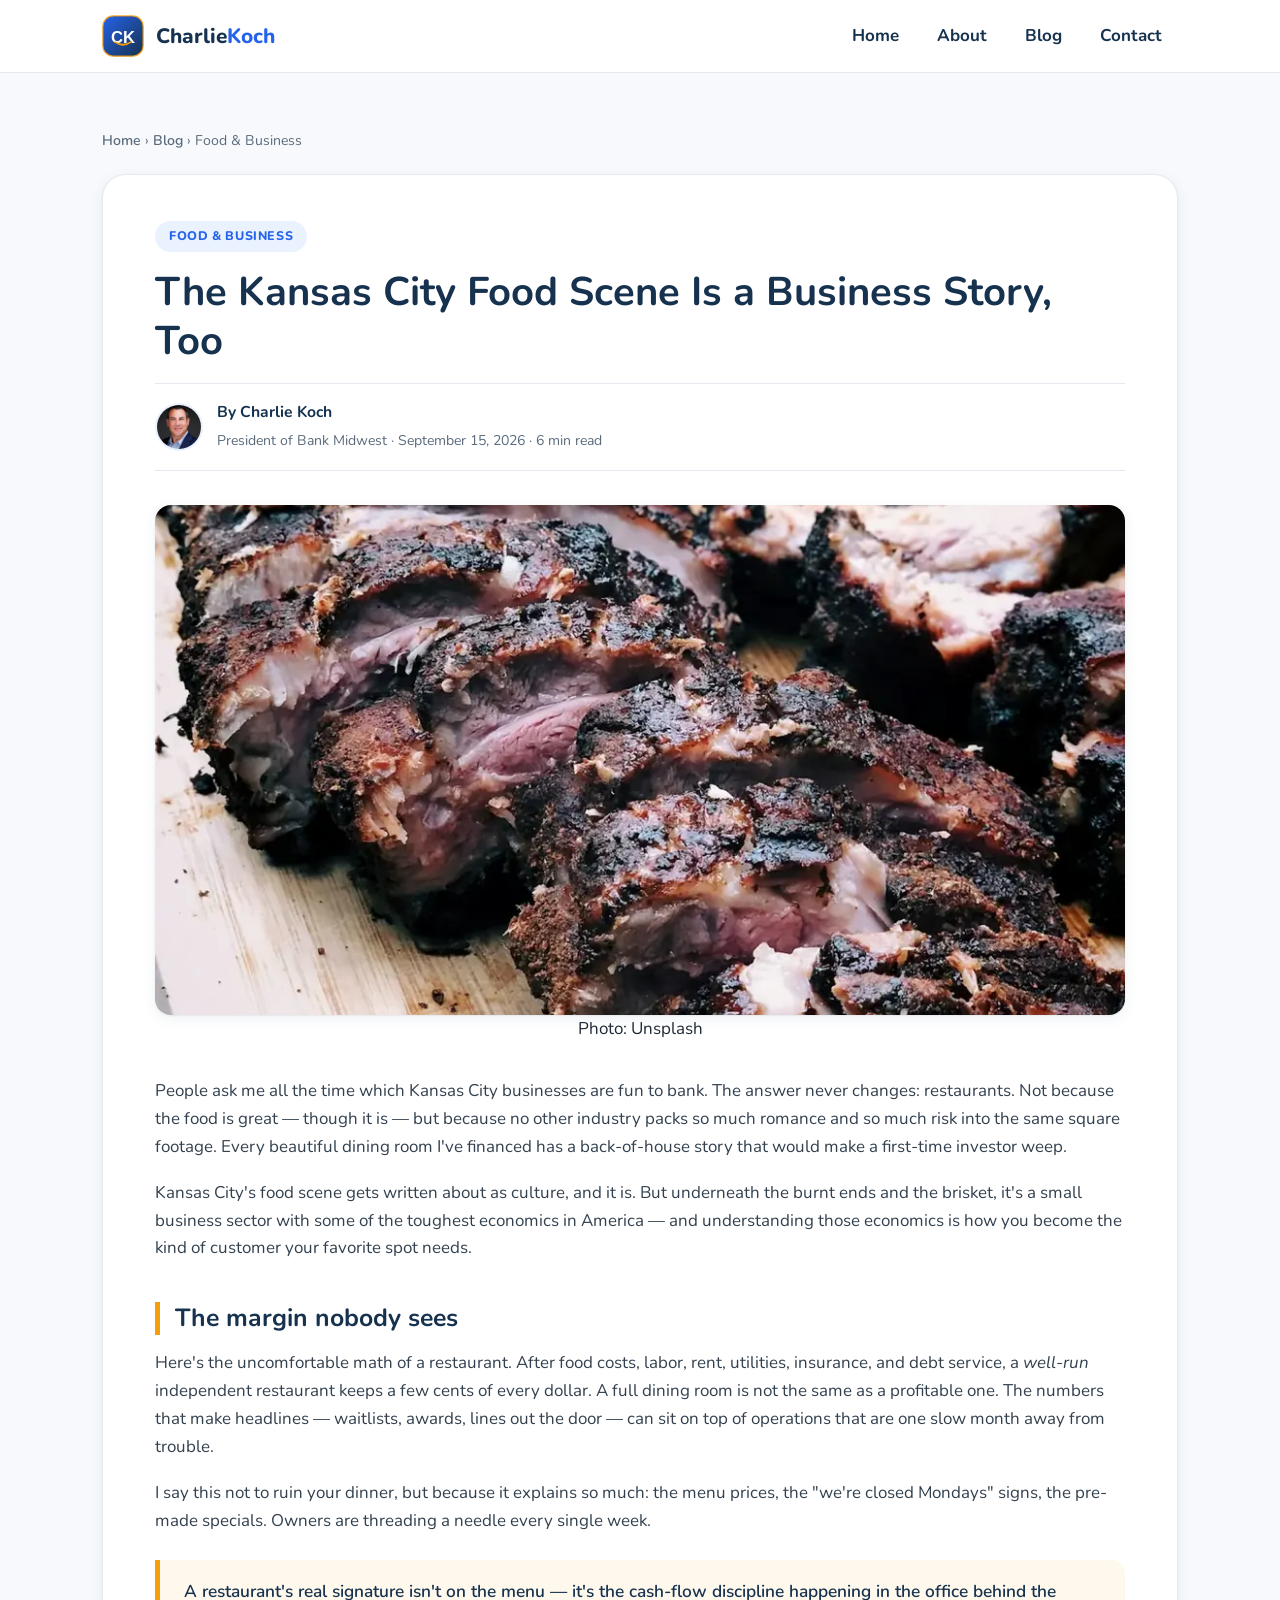
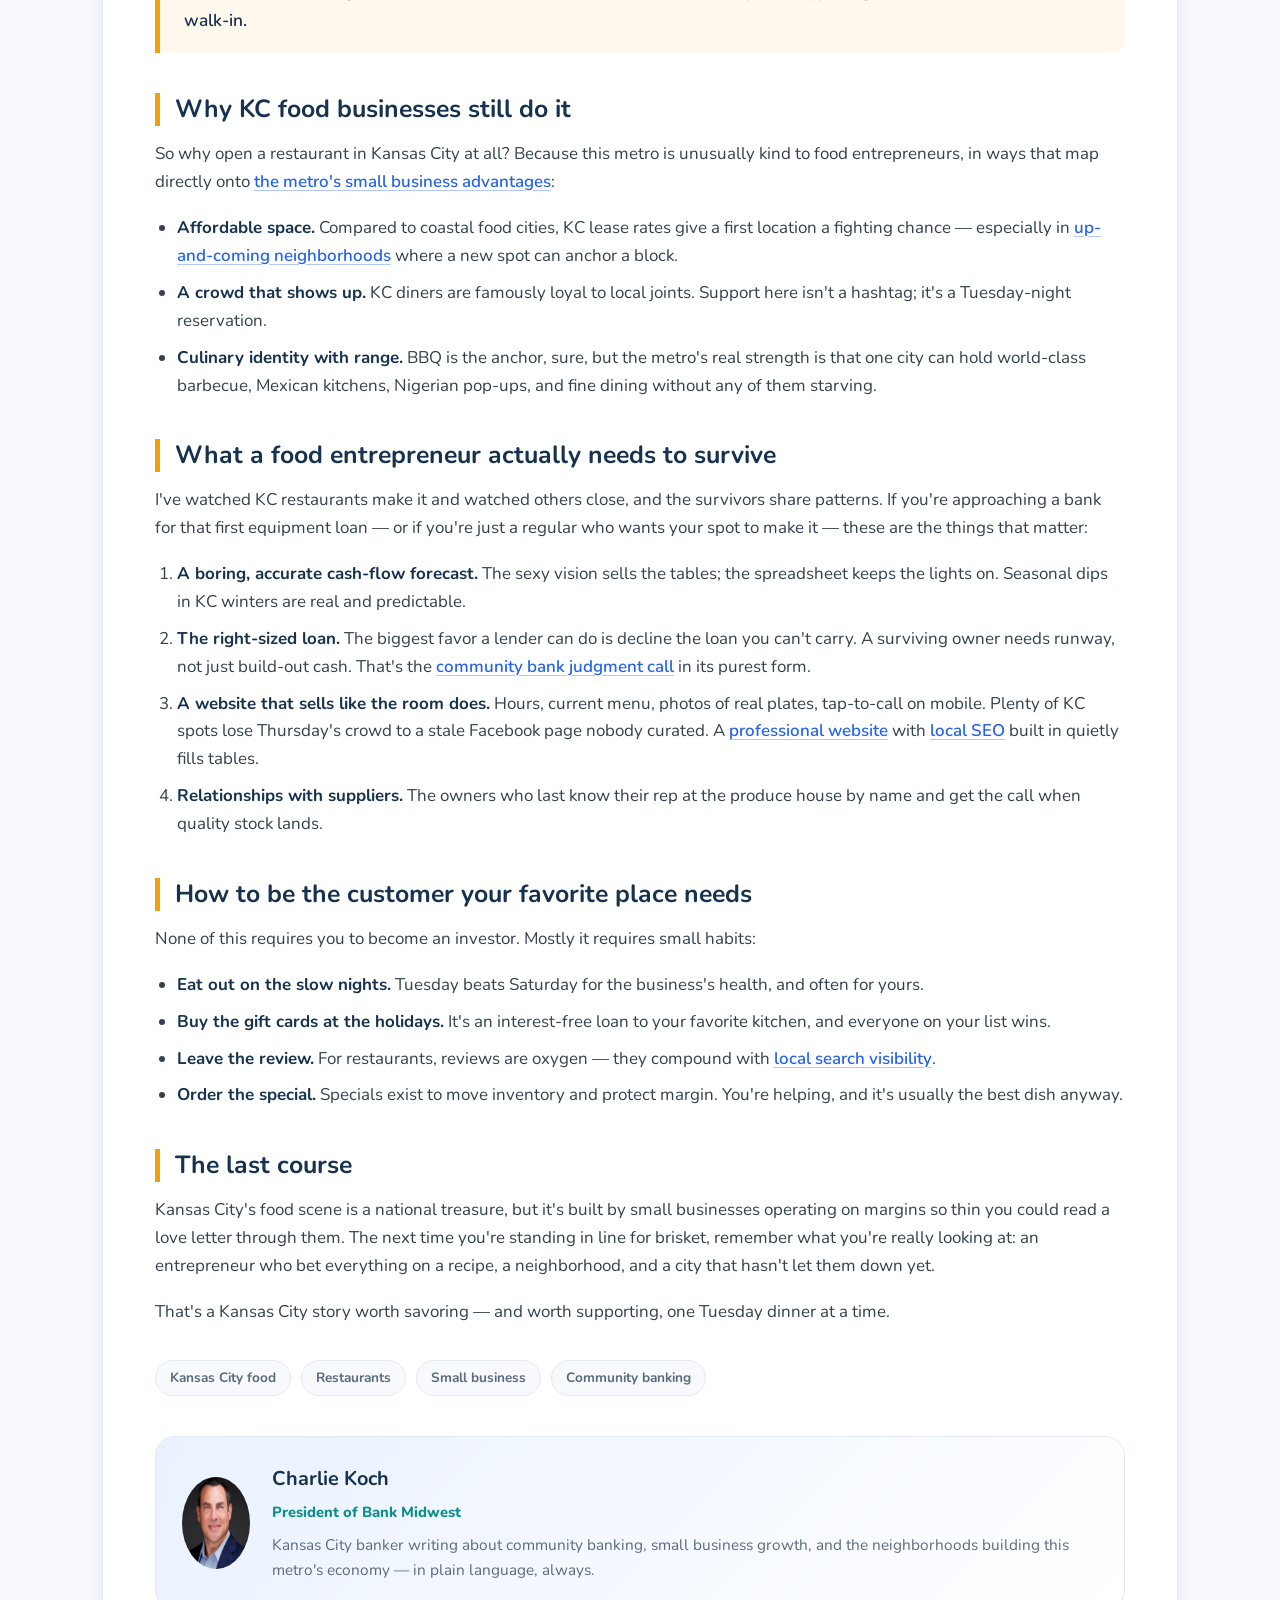
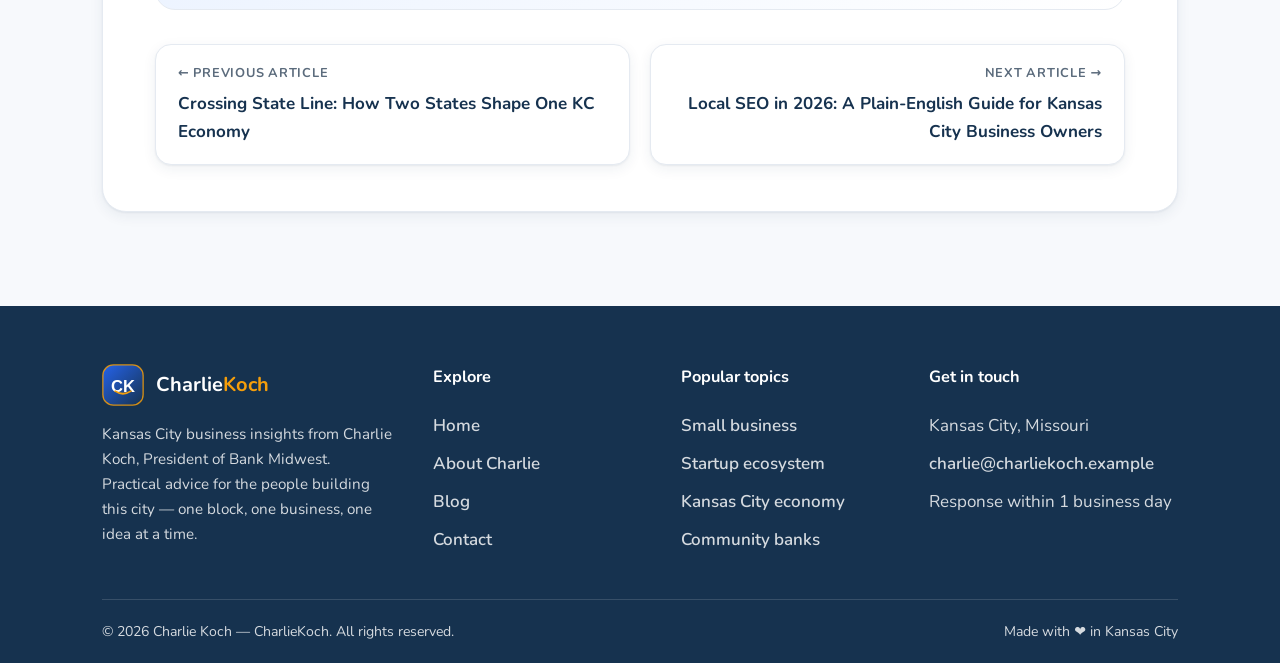
<file: posts/kc-food-scene-business-story.html>
<!DOCTYPE html>
<html lang="en">
<head>
  <meta charset="UTF-8">
  <meta name="viewport" content="width=device-width, initial-scale=1.0">
  <title>The Kansas City Food Scene Is a Business Story, Too | CharlieKoch</title>
  <meta name="description" content="Charlie Koch, President of Bank Midwest, digs into the economics behind Kansas City's food scene — thin margins, big hearts, and what it takes to keep a KC restaurant alive.">
  <meta name="author" content="Charlie Koch">
  <meta name="robots" content="index, follow">
  <link rel="canonical" href="https://kansas-city.github.io/charlie-koch/posts/kc-food-scene-business-story.html">
  <meta name="theme-color" content="#16324f">
  <meta name="google-site-verification" content="pkBuy1sWJyBQ7ASvRrX_lHtccyzYlZXhrtDatoVn0YM">

  <meta property="og:type" content="article">
  <meta property="og:site_name" content="CharlieKoch">
  <meta property="og:title" content="The Kansas City Food Scene Is a Business Story, Too">
  <meta property="og:description" content="The economics behind Kansas City's food scene — thin margins, big hearts, and what it takes to keep a KC restaurant alive.">
  <meta property="og:url" content="https://kansas-city.github.io/charlie-koch/posts/kc-food-scene-business-story.html">
  <meta property="og:image" content="https://kansas-city.github.io/charlie-koch/images/og-kc-food-scene-business-story.jpg">
  <meta name="twitter:card" content="summary_large_image">
  <meta name="twitter:title" content="The Kansas City Food Scene Is a Business Story, Too">
  <meta name="twitter:description" content="The economics behind Kansas City's food scene.">
  <meta name="twitter:image" content="https://kansas-city.github.io/charlie-koch/images/og-kc-food-scene-business-story.jpg">

  <link rel="icon" type="image/svg+xml" href="../favicon.svg">
  <link rel="preconnect" href="https://fonts.googleapis.com">
  <link rel="preconnect" href="https://fonts.gstatic.com" crossorigin>
  <link href="https://fonts.googleapis.com/css2?family=Nunito:ital,wght@0,400;0,600;0,700;0,800;1,400&display=swap" rel="stylesheet">
  <link rel="stylesheet" href="../css/style.css">

  <script type="application/ld+json">
  {
    "@context": "https://schema.org",
    "@type": "BlogPosting",
    "mainEntityOfPage": { "@type": "WebPage", "@id": "https://kansas-city.github.io/charlie-koch/posts/kc-food-scene-business-story.html" },
    "headline": "The Kansas City Food Scene Is a Business Story, Too",
    "description": "The economics behind Kansas City's food scene — thin margins, big hearts, and what it takes to keep a KC restaurant alive.",
    "image": "https://kansas-city.github.io/charlie-koch/images/og-kc-food-scene-business-story.jpg",
    "author": { "@type": "Person", "name": "Charlie Koch", "jobTitle": "President of Bank Midwest", "url": "https://kansas-city.github.io/charlie-koch/about.html" },
    "publisher": { "@type": "Person", "name": "Charlie Koch", "url": "https://kansas-city.github.io/charlie-koch/" },
    "datePublished": "2026-09-15",
    "dateModified": "2026-10-13",
    "inLanguage": "en-US",
    "keywords": "Kansas City food, restaurants, small business, BBQ, community banking",
    "articleSection": "Food & Business",
    "wordCount": 790
  }
  </script>
  <script type="application/ld+json">
  {
    "@context": "https://schema.org",
    "@type": "BreadcrumbList",
    "itemListElement": [
      { "@type": "ListItem", "position": 1, "name": "Home", "item": "https://kansas-city.github.io/charlie-koch/" },
      { "@type": "ListItem", "position": 2, "name": "Blog", "item": "https://kansas-city.github.io/charlie-koch/blog.html" },
      { "@type": "ListItem", "position": 3, "name": "The Kansas City Food Scene Is a Business Story, Too" }
    ]
  }
  </script>
</head>
<body>
  <a class="skip-link" href="#main">Skip to main content</a>

  <header class="site-header">
    <div class="container nav-wrap">
      <a class="brand" href="../index.html">
        <img src="../images/logo.svg" alt="CharlieKoch logo" width="42" height="42">
        <span class="brand-name">Charlie<em>Koch</em></span>
      </a>
      <nav aria-label="Main navigation">
        <button class="nav-toggle" aria-expanded="false" aria-controls="primary-menu" aria-label="Toggle menu">☰</button>
        <ul id="primary-menu" class="nav-menu">
          <li><a href="../index.html">Home</a></li>
          <li><a href="../about.html">About</a></li>
          <li><a href="../blog.html">Blog</a></li>
          <li><a href="../contact.html">Contact</a></li>
        </ul>
      </nav>
    </div>
  </header>

  <main id="main">
    <section class="article-wrap">
      <div class="container">
        <nav class="breadcrumbs" aria-label="Breadcrumb">
          <a href="../index.html">Home</a> › <a href="../blog.html">Blog</a> › <span aria-current="page">Food &amp; Business</span>
        </nav>

        <article class="article">
          <header class="article-header">
            <span class="chip">Food &amp; Business</span>
            <h1>The Kansas City Food Scene Is a Business Story, Too</h1>
            <div class="byline">
              <picture><source srcset="../images/charlie-koch-400.webp 400w, ../images/charlie-koch.webp 800w" sizes="200px" type="image/webp"><img src="../images/charlie-koch.jpg" alt="Charlie Koch" width="800" height="800" loading="lazy" decoding="async"></picture>
              <div>
                <b>By Charlie Koch</b>
                <span>President of Bank Midwest · September 15, 2026 · 6 min read</span>
              </div>
            </div>
          </header>

          <figure class="article-hero">
            <picture>
              <source srcset="../images/feature-kc-food-scene-business-story.webp" type="image/webp">
              <img src="../images/feature-kc-food-scene-business-story.jpg" alt="Barbecue cooking on a grill" width="1200" height="630" loading="eager" decoding="async">
            </picture>
            <figcaption>Photo: Unsplash</figcaption>
          </figure>

          <div class="prose">
            <p>People ask me all the time which Kansas City businesses are fun to bank. The answer never changes: restaurants. Not because the food is great — though it is — but because no other industry packs so much romance and so much risk into the same square footage. Every beautiful dining room I've financed has a back-of-house story that would make a first-time investor weep.</p>

            <p>Kansas City's food scene gets written about as culture, and it is. But underneath the burnt ends and the brisket, it's a small business sector with some of the toughest economics in America — and understanding those economics is how you become the kind of customer your favorite spot needs.</p>

            <h2>The margin nobody sees</h2>
            <p>Here's the uncomfortable math of a restaurant. After food costs, labor, rent, utilities, insurance, and debt service, a <em>well-run</em> independent restaurant keeps a few cents of every dollar. A full dining room is not the same as a profitable one. The numbers that make headlines — waitlists, awards, lines out the door — can sit on top of operations that are one slow month away from trouble.</p>

            <p>I say this not to ruin your dinner, but because it explains so much: the menu prices, the "we're closed Mondays" signs, the pre-made specials. Owners are threading a needle every single week.</p>

            <blockquote class="pull-quote">A restaurant's real signature isn't on the menu — it's the cash-flow discipline happening in the office behind the walk-in.</blockquote>

            <h2>Why KC food businesses still do it</h2>
            <p>So why open a restaurant in Kansas City at all? Because this metro is unusually kind to food entrepreneurs, in ways that map directly onto <a href="kc-small-business-boom.html">the metro's small business advantages</a>:</p>
            <ul>
              <li><strong>Affordable space.</strong> Compared to coastal food cities, KC lease rates give a first location a fighting chance — especially in <a href="kc-neighborhoods-business-growth.html">up-and-coming neighborhoods</a> where a new spot can anchor a block.</li>
              <li><strong>A crowd that shows up.</strong> KC diners are famously loyal to local joints. Support here isn't a hashtag; it's a Tuesday-night reservation.</li>
              <li><strong>Culinary identity with range.</strong> BBQ is the anchor, sure, but the metro's real strength is that one city can hold world-class barbecue, Mexican kitchens, Nigerian pop-ups, and fine dining without any of them starving.</li>
            </ul>

            <h2>What a food entrepreneur actually needs to survive</h2>
            <p>I've watched KC restaurants make it and watched others close, and the survivors share patterns. If you're approaching a bank for that first equipment loan — or if you're just a regular who wants your spot to make it — these are the things that matter:</p>
            <ol>
              <li><strong>A boring, accurate cash-flow forecast.</strong> The sexy vision sells the tables; the spreadsheet keeps the lights on. Seasonal dips in KC winters are real and predictable.</li>
              <li><strong>The right-sized loan.</strong> The biggest favor a lender can do is decline the loan you can't carry. A surviving owner needs runway, not just build-out cash. That's the <a href="community-banking-vs-big-banks.html">community bank judgment call</a> in its purest form.</li>
              <li><strong>A website that sells like the room does.</strong> Hours, current menu, photos of real plates, tap-to-call on mobile. Plenty of KC spots lose Thursday's crowd to a stale Facebook page nobody curated. A <a href="why-professional-website-kc-small-business.html">professional website</a> with <a href="local-seo-guide-kc-business.html">local SEO</a> built in quietly fills tables.</li>
              <li><strong>Relationships with suppliers.</strong> The owners who last know their rep at the produce house by name and get the call when quality stock lands.</li>
            </ol>

            <h2>How to be the customer your favorite place needs</h2>
            <p>None of this requires you to become an investor. Mostly it requires small habits:</p>
            <ul>
              <li><strong>Eat out on the slow nights.</strong> Tuesday beats Saturday for the business's health, and often for yours.</li>
              <li><strong>Buy the gift cards at the holidays.</strong> It's an interest-free loan to your favorite kitchen, and everyone on your list wins.</li>
              <li><strong>Leave the review.</strong> For restaurants, reviews are oxygen — they compound with <a href="local-seo-guide-kc-business.html">local search visibility</a>.</li>
              <li><strong>Order the special.</strong> Specials exist to move inventory and protect margin. You're helping, and it's usually the best dish anyway.</li>
            </ul>

            <h2>The last course</h2>
            <p>Kansas City's food scene is a national treasure, but it's built by small businesses operating on margins so thin you could read a love letter through them. The next time you're standing in line for brisket, remember what you're really looking at: an entrepreneur who bet everything on a recipe, a neighborhood, and a city that hasn't let them down yet.</p>

            <p>That's a Kansas City story worth savoring — and worth supporting, one Tuesday dinner at a time.</p>
          </div>

          <div class="tags">
            <a href="../blog.html">Kansas City food</a>
            <a href="../blog.html">Restaurants</a>
            <a href="../blog.html">Small business</a>
            <a href="../blog.html">Community banking</a>
          </div>

          <div class="author-bio">
            <picture><source srcset="../images/charlie-koch-400.webp 400w, ../images/charlie-koch.webp 800w" sizes="200px" type="image/webp"><img src="../images/charlie-koch.jpg" alt="Charlie Koch" width="800" height="800" loading="lazy" decoding="async"></picture>
            <div>
              <h3>Charlie Koch</h3>
              <p class="role">President of Bank Midwest</p>
              <p>Kansas City banker writing about community banking, small business growth, and the neighborhoods building this metro's economy — in plain language, always.</p>
            </div>
          </div>

          <nav class="post-nav" aria-label="More articles">
            <a class="prev" href="state-line-commerce-kc.html">
              <span>← Previous article</span>
              <b>Crossing State Line: How Two States Shape One KC Economy</b>
            </a>
            <a class="next" href="local-seo-guide-kc-business.html">
              <span>Next article →</span>
              <b>Local SEO in 2026: A Plain-English Guide for Kansas City Business Owners</b>
            </a>
          </nav>
        </article>
      </div>
    </section>
  </main>

  <footer class="site-footer">
    <div class="container">
      <div class="footer-grid">
        <div>
          <div class="footer-brand">
            <img src="../images/logo.svg" alt="CharlieKoch logo" width="42" height="42">
            <b>Charlie<em>Koch</em></b>
          </div>
          <p>Kansas City business insights from Charlie Koch, President of Bank Midwest. Practical advice for the people building this city — one block, one business, one idea at a time.</p>
        </div>
        <div>
          <h4>Explore</h4>
          <ul>
            <li><a href="../index.html">Home</a></li>
            <li><a href="../about.html">About Charlie</a></li>
            <li><a href="../blog.html">Blog</a></li>
            <li><a href="../contact.html">Contact</a></li>
          </ul>
        </div>
        <div>
          <h4>Popular topics</h4>
          <ul>
            <li><a href="kc-small-business-boom.html">Small business</a></li>
            <li><a href="kc-startup-ecosystem.html">Startup ecosystem</a></li>
            <li><a href="state-line-commerce-kc.html">Kansas City economy</a></li>
            <li><a href="community-banks-kc-main-street.html">Community banks</a></li>
          </ul>
        </div>
        <div>
          <h4>Get in touch</h4>
          <ul>
            <li>Kansas City, Missouri</li>
            <li><a href="mailto:charlie@charliekoch.example">charlie@charliekoch.example</a></li>
            <li>Response within 1 business day</li>
          </ul>
        </div>
      </div>
      <div class="footer-bottom">
        <span>© <span id="year">2026</span> Charlie Koch — CharlieKoch. All rights reserved.</span>
        <span>Made with ❤️ in Kansas City</span>
      </div>
    </div>
  </footer>

  <script src="../js/main.js" defer></script>
</body>
</html>
</file>
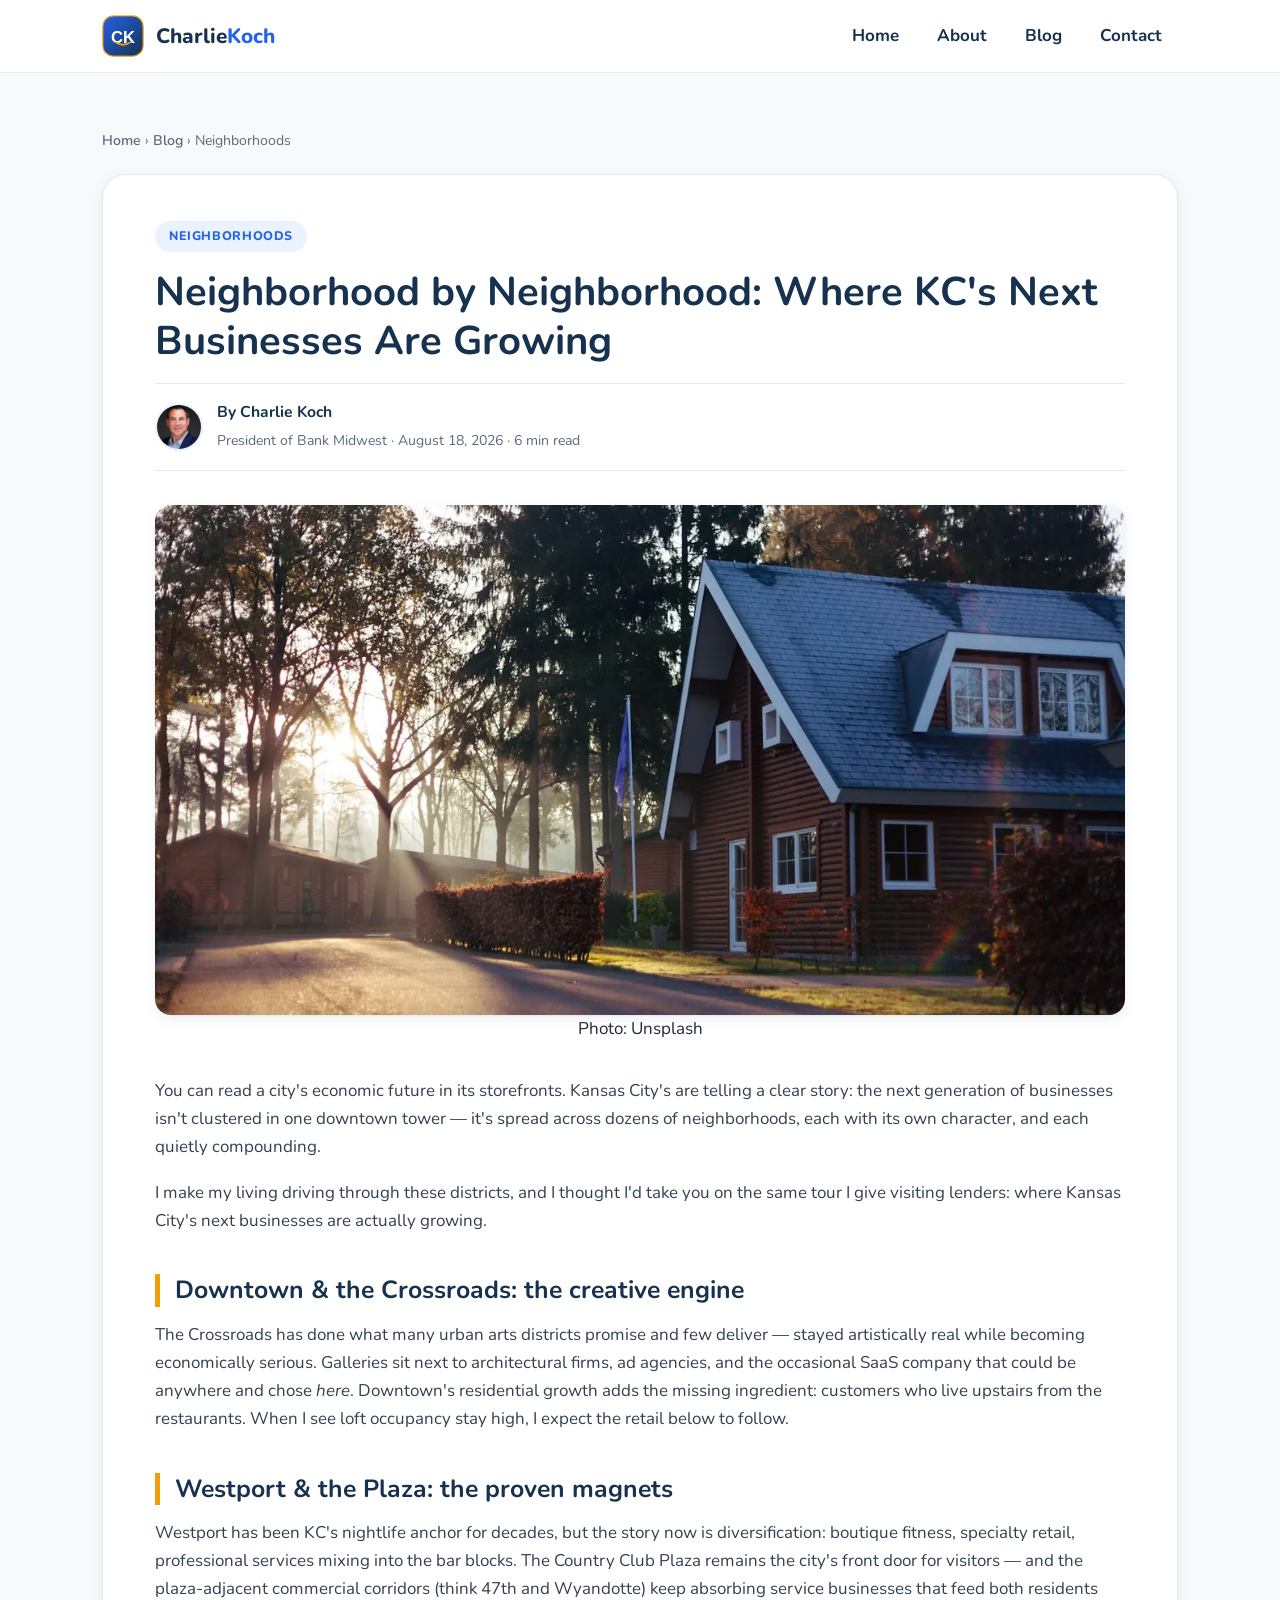
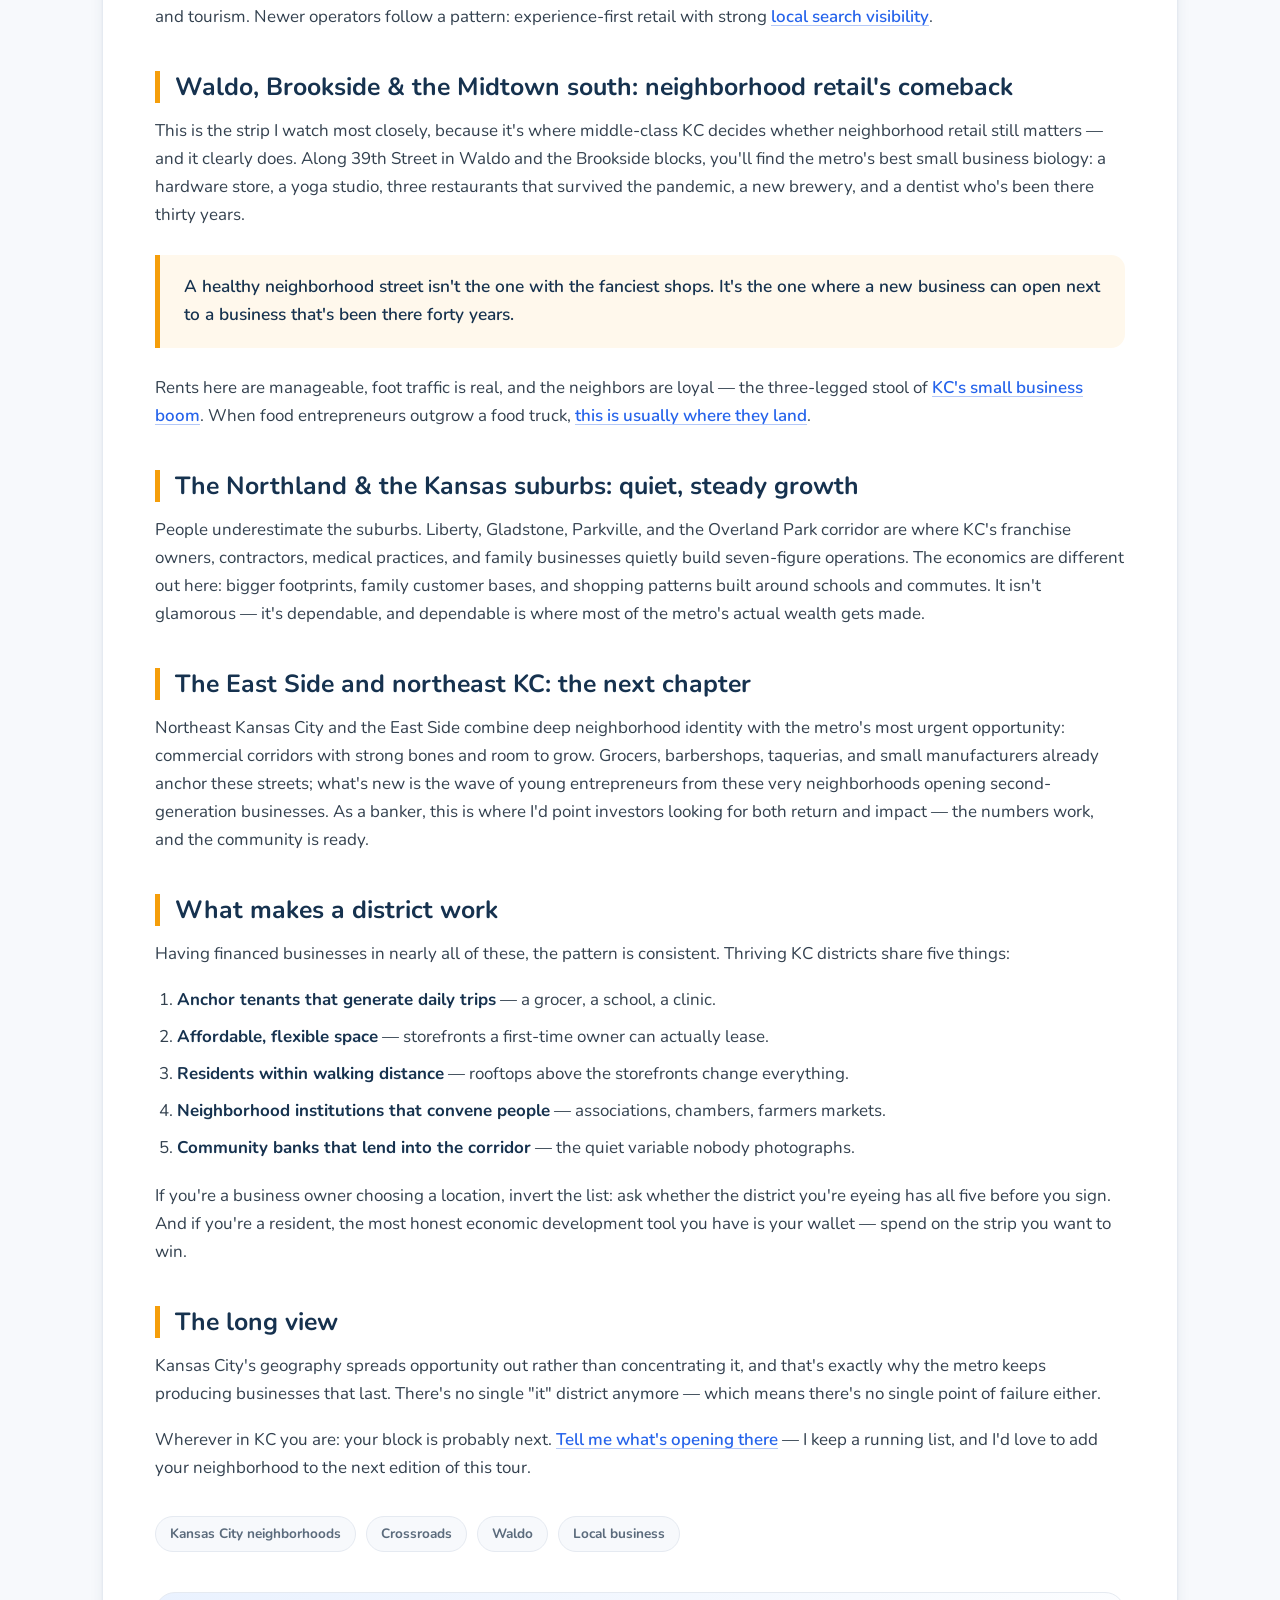
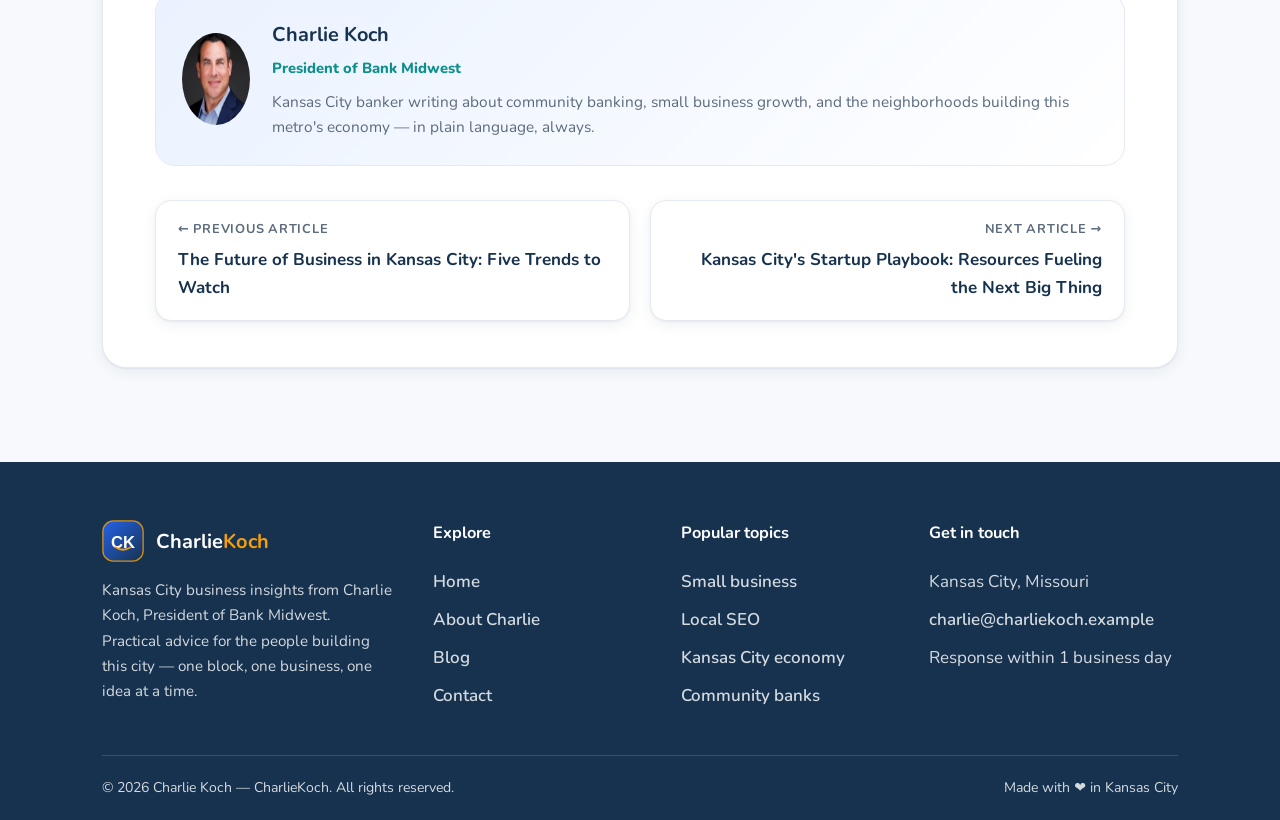
<file: posts/kc-neighborhoods-business-growth.html>
<!DOCTYPE html>
<html lang="en">
<head>
  <meta charset="UTF-8">
  <meta name="viewport" content="width=device-width, initial-scale=1.0">
  <title>Neighborhood by Neighborhood: Where KC's Next Businesses Are Growing | CharlieKoch</title>
  <meta name="description" content="Charlie Koch, President of Bank Midwest, tours the Kansas City neighborhoods where the metro's next generation of businesses is taking root — from the Crossroads to Waldo.">
  <meta name="author" content="Charlie Koch">
  <meta name="robots" content="index, follow">
  <link rel="canonical" href="https://kansas-city.github.io/charlie-koch/posts/kc-neighborhoods-business-growth.html">
  <meta name="theme-color" content="#16324f">
  <meta name="google-site-verification" content="pkBuy1sWJyBQ7ASvRrX_lHtccyzYlZXhrtDatoVn0YM">

  <meta property="og:type" content="article">
  <meta property="og:site_name" content="CharlieKoch">
  <meta property="og:title" content="Neighborhood by Neighborhood: Where KC's Next Businesses Are Growing">
  <meta property="og:description" content="A tour of the Kansas City neighborhoods where the metro's next businesses are taking root.">
  <meta property="og:url" content="https://kansas-city.github.io/charlie-koch/posts/kc-neighborhoods-business-growth.html">
  <meta property="og:image" content="https://kansas-city.github.io/charlie-koch/images/og-kc-neighborhoods-business-growth.jpg">
  <meta name="twitter:card" content="summary_large_image">
  <meta name="twitter:title" content="Neighborhood by Neighborhood: Where KC's Next Businesses Are Growing">
  <meta name="twitter:description" content="Where Kansas City's next businesses are taking root.">
  <meta name="twitter:image" content="https://kansas-city.github.io/charlie-koch/images/og-kc-neighborhoods-business-growth.jpg">

  <link rel="icon" type="image/svg+xml" href="../favicon.svg">
  <link rel="preconnect" href="https://fonts.googleapis.com">
  <link rel="preconnect" href="https://fonts.gstatic.com" crossorigin>
  <link href="https://fonts.googleapis.com/css2?family=Nunito:ital,wght@0,400;0,600;0,700;0,800;1,400&display=swap" rel="stylesheet">
  <link rel="stylesheet" href="../css/style.css">

  <script type="application/ld+json">
  {
    "@context": "https://schema.org",
    "@type": "BlogPosting",
    "mainEntityOfPage": { "@type": "WebPage", "@id": "https://kansas-city.github.io/charlie-koch/posts/kc-neighborhoods-business-growth.html" },
    "headline": "Neighborhood by Neighborhood: Where KC's Next Businesses Are Growing",
    "description": "A tour of the Kansas City neighborhoods where the metro's next generation of businesses is taking root.",
    "image": "https://kansas-city.github.io/charlie-koch/images/og-kc-neighborhoods-business-growth.jpg",
    "author": { "@type": "Person", "name": "Charlie Koch", "jobTitle": "President of Bank Midwest", "url": "https://kansas-city.github.io/charlie-koch/about.html" },
    "publisher": { "@type": "Person", "name": "Charlie Koch", "url": "https://kansas-city.github.io/charlie-koch/" },
    "datePublished": "2026-08-18",
    "dateModified": "2026-10-13",
    "inLanguage": "en-US",
    "keywords": "Kansas City neighborhoods, Crossroads, Waldo, Westport, business growth, local business",
    "articleSection": "Neighborhoods",
    "wordCount": 820
  }
  </script>
  <script type="application/ld+json">
  {
    "@context": "https://schema.org",
    "@type": "BreadcrumbList",
    "itemListElement": [
      { "@type": "ListItem", "position": 1, "name": "Home", "item": "https://kansas-city.github.io/charlie-koch/" },
      { "@type": "ListItem", "position": 2, "name": "Blog", "item": "https://kansas-city.github.io/charlie-koch/blog.html" },
      { "@type": "ListItem", "position": 3, "name": "Neighborhood by Neighborhood" }
    ]
  }
  </script>
</head>
<body>
  <a class="skip-link" href="#main">Skip to main content</a>

  <header class="site-header">
    <div class="container nav-wrap">
      <a class="brand" href="../index.html">
        <img src="../images/logo.svg" alt="CharlieKoch logo" width="42" height="42">
        <span class="brand-name">Charlie<em>Koch</em></span>
      </a>
      <nav aria-label="Main navigation">
        <button class="nav-toggle" aria-expanded="false" aria-controls="primary-menu" aria-label="Toggle menu">☰</button>
        <ul id="primary-menu" class="nav-menu">
          <li><a href="../index.html">Home</a></li>
          <li><a href="../about.html">About</a></li>
          <li><a href="../blog.html">Blog</a></li>
          <li><a href="../contact.html">Contact</a></li>
        </ul>
      </nav>
    </div>
  </header>

  <main id="main">
    <section class="article-wrap">
      <div class="container">
        <nav class="breadcrumbs" aria-label="Breadcrumb">
          <a href="../index.html">Home</a> › <a href="../blog.html">Blog</a> › <span aria-current="page">Neighborhoods</span>
        </nav>

        <article class="article">
          <header class="article-header">
            <span class="chip">Neighborhoods</span>
            <h1>Neighborhood by Neighborhood: Where KC's Next Businesses Are Growing</h1>
            <div class="byline">
              <picture><source srcset="../images/charlie-koch-400.webp 400w, ../images/charlie-koch.webp 800w" sizes="200px" type="image/webp"><img src="../images/charlie-koch.jpg" alt="Charlie Koch" width="800" height="800" loading="lazy" decoding="async"></picture>
              <div>
                <b>By Charlie Koch</b>
                <span>President of Bank Midwest · August 18, 2026 · 6 min read</span>
              </div>
            </div>
          </header>

          <figure class="article-hero">
            <picture>
              <source srcset="../images/feature-kc-neighborhoods-business-growth.webp" type="image/webp">
              <img src="../images/feature-kc-neighborhoods-business-growth.jpg" alt="Neighborhood houses" width="1200" height="630" loading="eager" decoding="async">
            </picture>
            <figcaption>Photo: Unsplash</figcaption>
          </figure>

          <div class="prose">
            <p>You can read a city's economic future in its storefronts. Kansas City's are telling a clear story: the next generation of businesses isn't clustered in one downtown tower — it's spread across dozens of neighborhoods, each with its own character, and each quietly compounding.</p>

            <p>I make my living driving through these districts, and I thought I'd take you on the same tour I give visiting lenders: where Kansas City's next businesses are actually growing.</p>

            <h2>Downtown &amp; the Crossroads: the creative engine</h2>
            <p>The Crossroads has done what many urban arts districts promise and few deliver — stayed artistically real while becoming economically serious. Galleries sit next to architectural firms, ad agencies, and the occasional SaaS company that could be anywhere and chose <em>here</em>. Downtown's residential growth adds the missing ingredient: customers who live upstairs from the restaurants. When I see loft occupancy stay high, I expect the retail below to follow.</p>

            <h2>Westport &amp; the Plaza: the proven magnets</h2>
            <p>Westport has been KC's nightlife anchor for decades, but the story now is diversification: boutique fitness, specialty retail, professional services mixing into the bar blocks. The Country Club Plaza remains the city's front door for visitors — and the plaza-adjacent commercial corridors (think 47th and Wyandotte) keep absorbing service businesses that feed both residents and tourism. Newer operators follow a pattern: experience-first retail with strong <a href="local-seo-guide-kc-business.html">local search visibility</a>.</p>

            <h2>Waldo, Brookside &amp; the Midtown south: neighborhood retail's comeback</h2>
            <p>This is the strip I watch most closely, because it's where middle-class KC decides whether neighborhood retail still matters — and it clearly does. Along 39th Street in Waldo and the Brookside blocks, you'll find the metro's best small business biology: a hardware store, a yoga studio, three restaurants that survived the pandemic, a new brewery, and a dentist who's been there thirty years.</p>

            <blockquote class="pull-quote">A healthy neighborhood street isn't the one with the fanciest shops. It's the one where a new business can open next to a business that's been there forty years.</blockquote>

            <p>Rents here are manageable, foot traffic is real, and the neighbors are loyal — the three-legged stool of <a href="kc-small-business-boom.html">KC's small business boom</a>. When food entrepreneurs outgrow a food truck, <a href="kc-food-scene-business-story.html">this is usually where they land</a>.</p>

            <h2>The Northland &amp; the Kansas suburbs: quiet, steady growth</h2>
            <p>People underestimate the suburbs. Liberty, Gladstone, Parkville, and the Overland Park corridor are where KC's franchise owners, contractors, medical practices, and family businesses quietly build seven-figure operations. The economics are different out here: bigger footprints, family customer bases, and shopping patterns built around schools and commutes. It isn't glamorous — it's dependable, and dependable is where most of the metro's actual wealth gets made.</p>

            <h2>The East Side and northeast KC: the next chapter</h2>
            <p>Northeast Kansas City and the East Side combine deep neighborhood identity with the metro's most urgent opportunity: commercial corridors with strong bones and room to grow. Grocers, barbershops, taquerias, and small manufacturers already anchor these streets; what's new is the wave of young entrepreneurs from these very neighborhoods opening second-generation businesses. As a banker, this is where I'd point investors looking for both return and impact — the numbers work, and the community is ready.</p>

            <h2>What makes a district work</h2>
            <p>Having financed businesses in nearly all of these, the pattern is consistent. Thriving KC districts share five things:</p>
            <ol>
      <li><strong>Anchor tenants that generate daily trips</strong> — a grocer, a school, a clinic.</li>
      <li><strong>Affordable, flexible space</strong> — storefronts a first-time owner can actually lease.</li>
      <li><strong>Residents within walking distance</strong> — rooftops above the storefronts change everything.</li>
      <li><strong>Neighborhood institutions that convene people</strong> — associations, chambers, farmers markets.</li>
      <li><strong>Community banks that lend into the corridor</strong> — the quiet variable nobody photographs.</li>
    </ol>

            <p>If you're a business owner choosing a location, invert the list: ask whether the district you're eyeing has all five before you sign. And if you're a resident, the most honest economic development tool you have is your wallet — spend on the strip you want to win.</p>

            <h2>The long view</h2>
            <p>Kansas City's geography spreads opportunity out rather than concentrating it, and that's exactly why the metro keeps producing businesses that last. There's no single "it" district anymore — which means there's no single point of failure either.</p>

            <p>Wherever in KC you are: your block is probably next. <a href="../contact.html">Tell me what's opening there</a> — I keep a running list, and I'd love to add your neighborhood to the next edition of this tour.</p>
          </div>

          <div class="tags">
            <a href="../blog.html">Kansas City neighborhoods</a>
            <a href="../blog.html">Crossroads</a>
            <a href="../blog.html">Waldo</a>
            <a href="../blog.html">Local business</a>
          </div>

          <div class="author-bio">
            <picture><source srcset="../images/charlie-koch-400.webp 400w, ../images/charlie-koch.webp 800w" sizes="200px" type="image/webp"><img src="../images/charlie-koch.jpg" alt="Charlie Koch" width="800" height="800" loading="lazy" decoding="async"></picture>
            <div>
              <h3>Charlie Koch</h3>
              <p class="role">President of Bank Midwest</p>
              <p>Kansas City banker writing about community banking, small business growth, and the neighborhoods building this metro's economy — in plain language, always.</p>
            </div>
          </div>

          <nav class="post-nav" aria-label="More articles">
            <a class="prev" href="kc-business-future-trends.html">
              <span>← Previous article</span>
              <b>The Future of Business in Kansas City: Five Trends to Watch</b>
            </a>
            <a class="next" href="kc-startup-ecosystem.html">
              <span>Next article →</span>
              <b>Kansas City's Startup Playbook: Resources Fueling the Next Big Thing</b>
            </a>
          </nav>
        </article>
      </div>
    </section>
  </main>

  <footer class="site-footer">
    <div class="container">
      <div class="footer-grid">
        <div>
          <div class="footer-brand">
            <img src="../images/logo.svg" alt="CharlieKoch logo" width="42" height="42">
            <b>Charlie<em>Koch</em></b>
          </div>
          <p>Kansas City business insights from Charlie Koch, President of Bank Midwest. Practical advice for the people building this city — one block, one business, one idea at a time.</p>
        </div>
        <div>
          <h4>Explore</h4>
          <ul>
            <li><a href="../index.html">Home</a></li>
            <li><a href="../about.html">About Charlie</a></li>
            <li><a href="../blog.html">Blog</a></li>
            <li><a href="../contact.html">Contact</a></li>
          </ul>
        </div>
        <div>
          <h4>Popular topics</h4>
          <ul>
            <li><a href="kc-small-business-boom.html">Small business</a></li>
            <li><a href="local-seo-guide-kc-business.html">Local SEO</a></li>
            <li><a href="state-line-commerce-kc.html">Kansas City economy</a></li>
            <li><a href="community-banks-kc-main-street.html">Community banks</a></li>
          </ul>
        </div>
        <div>
          <h4>Get in touch</h4>
          <ul>
            <li>Kansas City, Missouri</li>
            <li><a href="mailto:charlie@charliekoch.example">charlie@charliekoch.example</a></li>
            <li>Response within 1 business day</li>
          </ul>
        </div>
      </div>
      <div class="footer-bottom">
        <span>© <span id="year">2026</span> Charlie Koch — CharlieKoch. All rights reserved.</span>
        <span>Made with ❤️ in Kansas City</span>
      </div>
    </div>
  </footer>

  <script src="../js/main.js" defer></script>
</body>
</html>
</file>
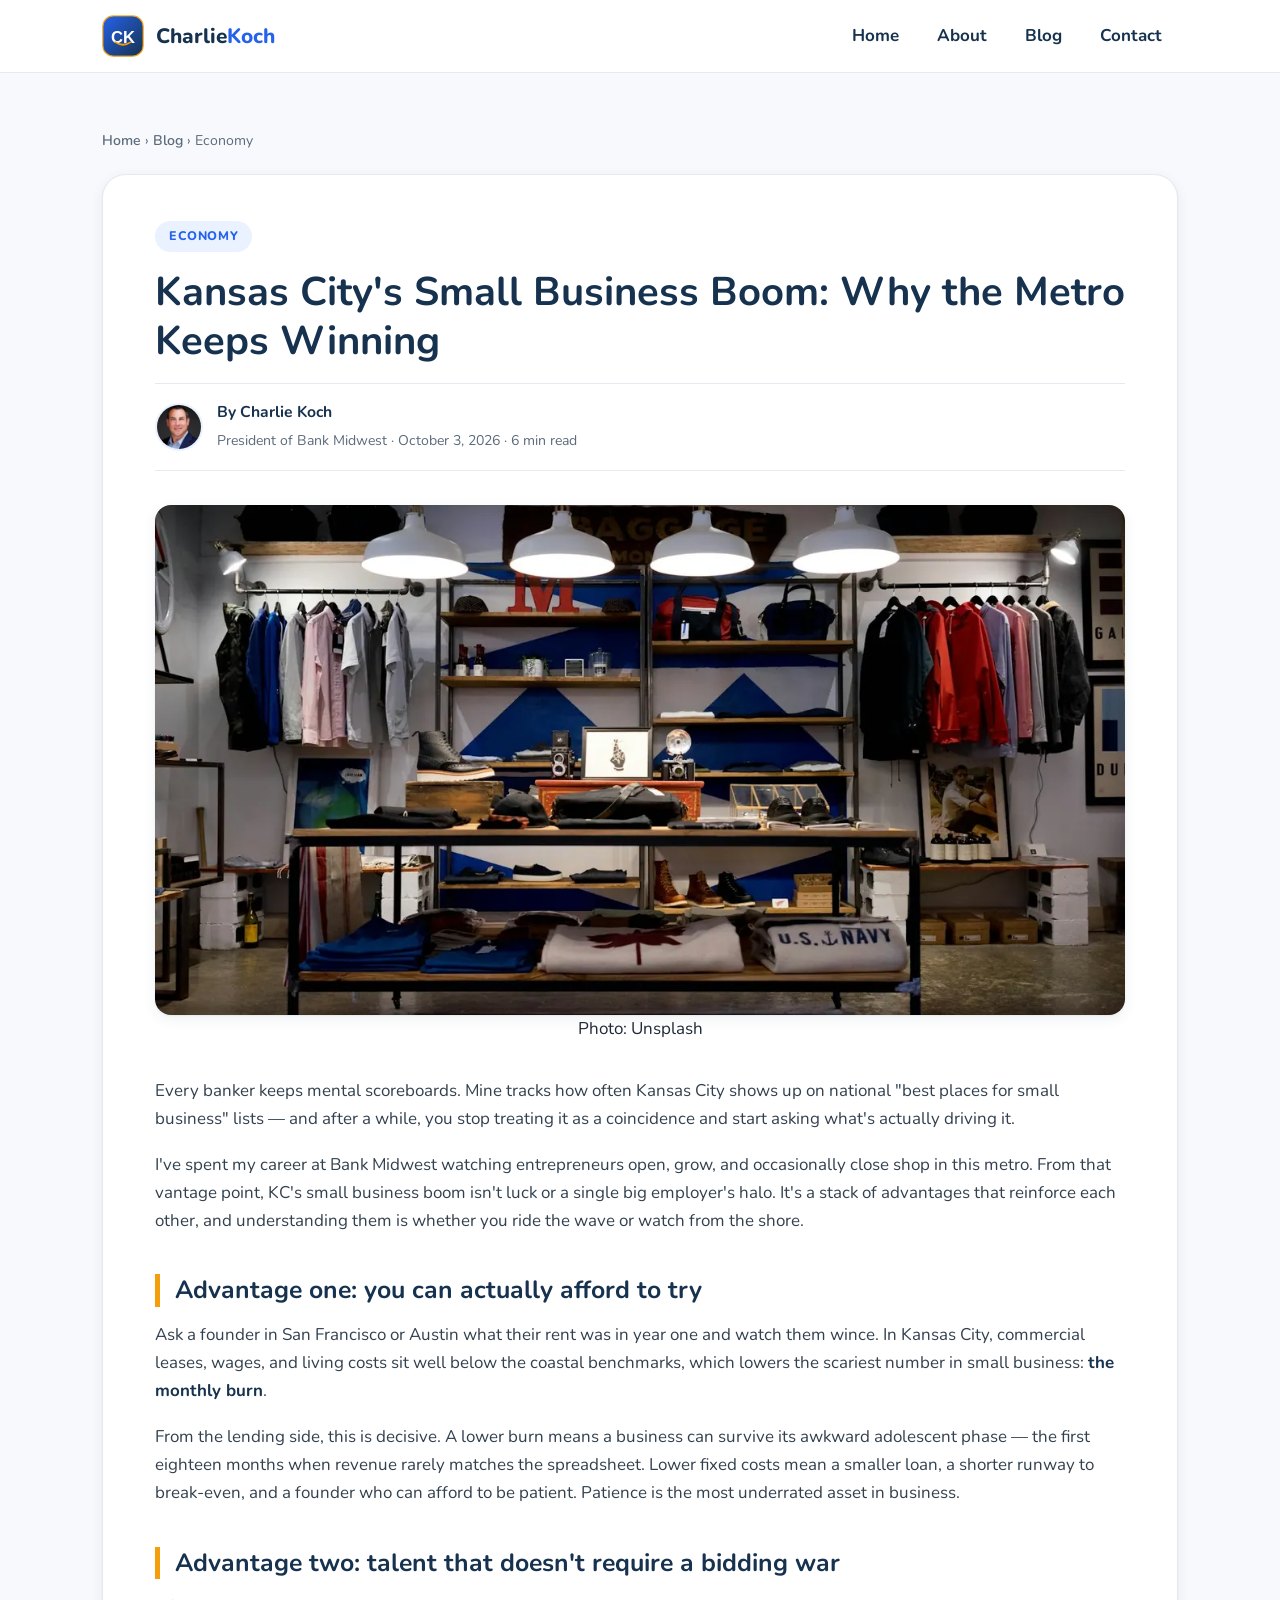
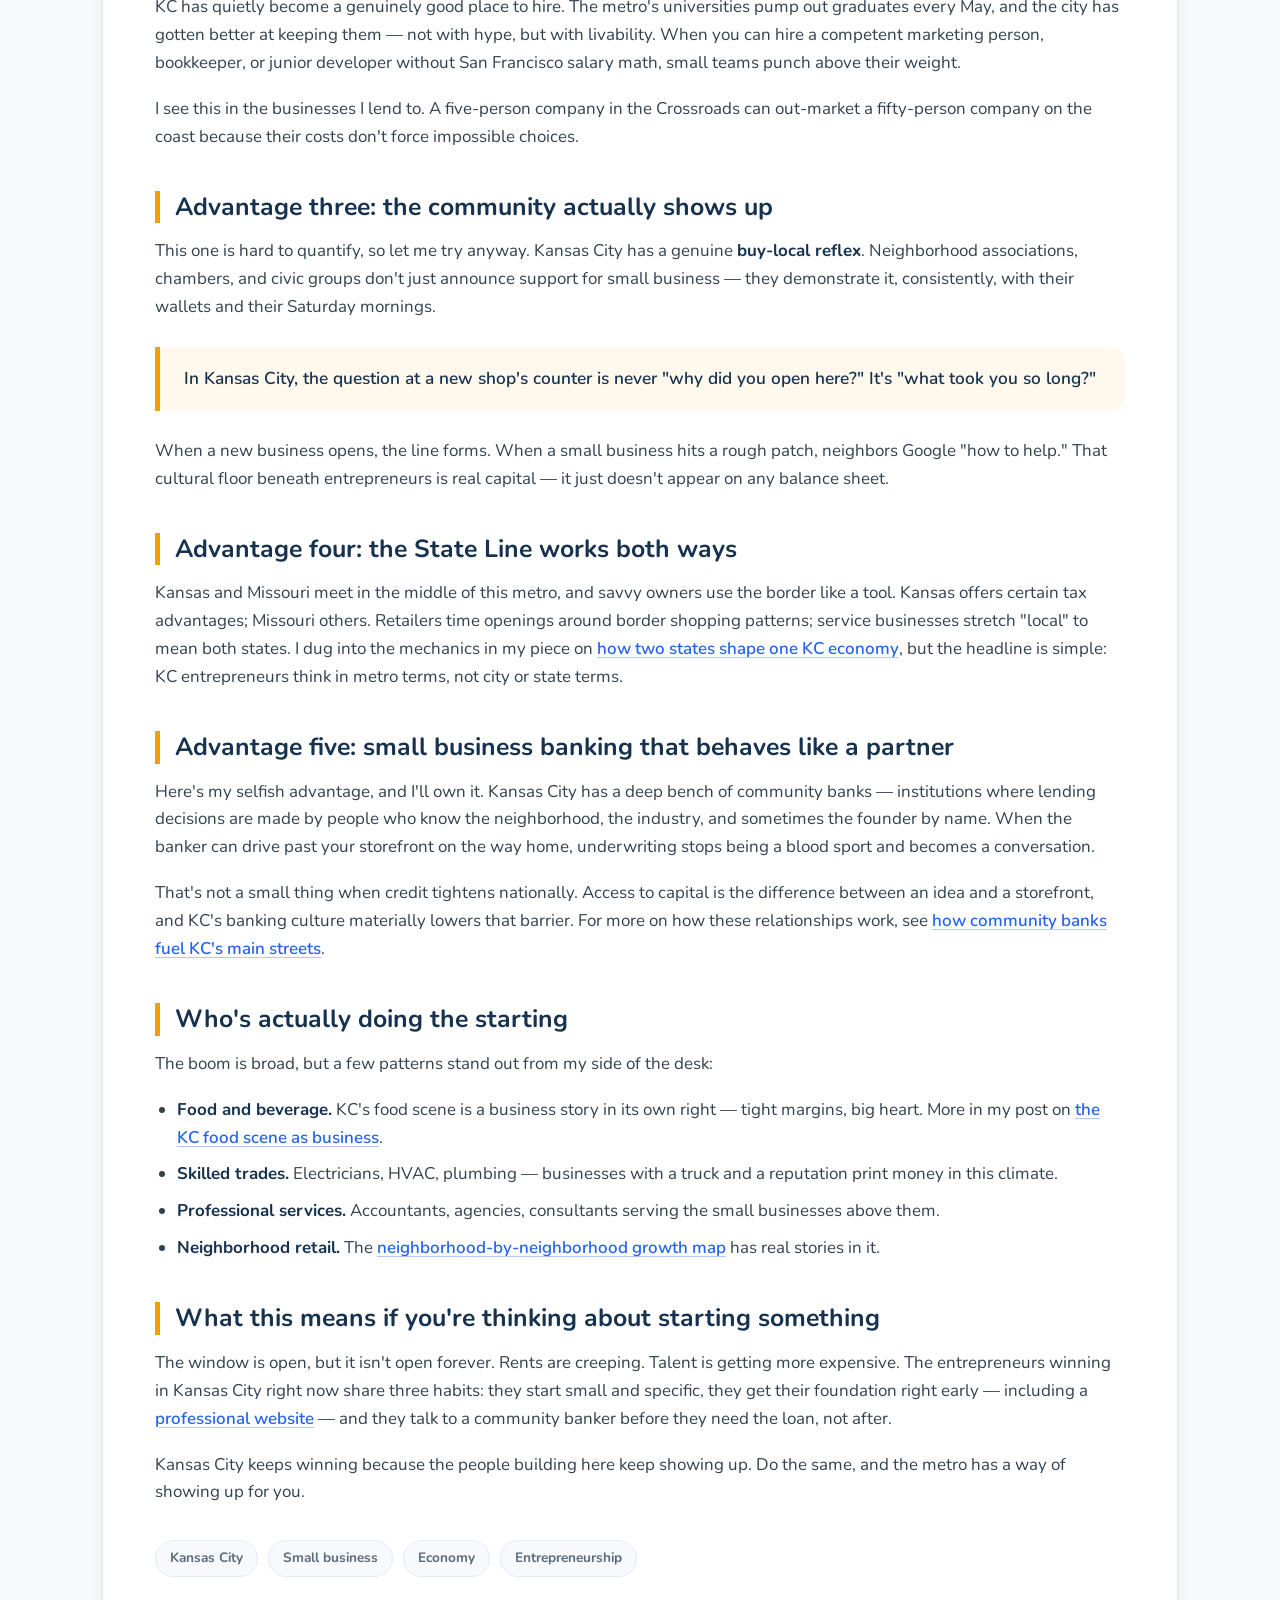
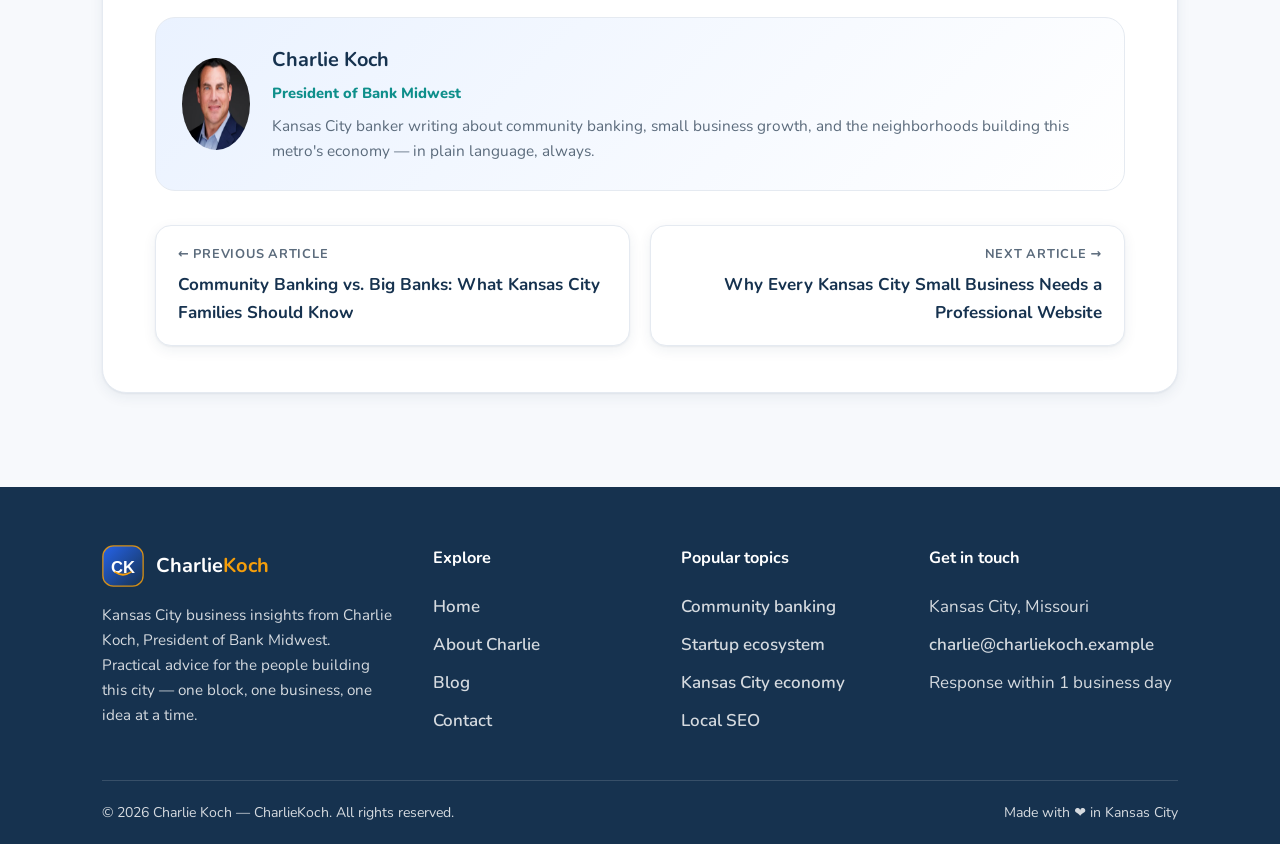
<file: posts/kc-small-business-boom.html>
<!DOCTYPE html>
<html lang="en">
<head>
  <meta charset="UTF-8">
  <meta name="viewport" content="width=device-width, initial-scale=1.0">
  <title>Kansas City's Small Business Boom: Why the Metro Keeps Winning | CharlieKoch</title>
  <meta name="description" content="Charlie Koch, President of Bank Midwest, breaks down why Kansas City keeps winning on small business growth — affordability, talent, and a community that shows up.">
  <meta name="author" content="Charlie Koch">
  <meta name="robots" content="index, follow">
  <link rel="canonical" href="https://kansas-city.github.io/charlie-koch/posts/kc-small-business-boom.html">
  <meta name="theme-color" content="#16324f">
  <meta name="google-site-verification" content="pkBuy1sWJyBQ7ASvRrX_lHtccyzYlZXhrtDatoVn0YM">

  <meta property="og:type" content="article">
  <meta property="og:site_name" content="CharlieKoch">
  <meta property="og:title" content="Kansas City's Small Business Boom: Why the Metro Keeps Winning">
  <meta property="og:description" content="Why Kansas City keeps winning on small business growth — affordability, talent, and a community that shows up.">
  <meta property="og:url" content="https://kansas-city.github.io/charlie-koch/posts/kc-small-business-boom.html">
  <meta property="og:image" content="https://kansas-city.github.io/charlie-koch/images/og-kc-small-business-boom.jpg">
  <meta name="twitter:card" content="summary_large_image">
  <meta name="twitter:title" content="Kansas City's Small Business Boom: Why the Metro Keeps Winning">
  <meta name="twitter:description" content="Why Kansas City keeps winning on small business growth.">
  <meta name="twitter:image" content="https://kansas-city.github.io/charlie-koch/images/og-kc-small-business-boom.jpg">

  <link rel="icon" type="image/svg+xml" href="../favicon.svg">
  <link rel="preconnect" href="https://fonts.googleapis.com">
  <link rel="preconnect" href="https://fonts.gstatic.com" crossorigin>
  <link href="https://fonts.googleapis.com/css2?family=Nunito:ital,wght@0,400;0,600;0,700;0,800;1,400&display=swap" rel="stylesheet">
  <link rel="stylesheet" href="../css/style.css">

  <script type="application/ld+json">
  {
    "@context": "https://schema.org",
    "@type": "BlogPosting",
    "mainEntityOfPage": { "@type": "WebPage", "@id": "https://kansas-city.github.io/charlie-koch/posts/kc-small-business-boom.html" },
    "headline": "Kansas City's Small Business Boom: Why the Metro Keeps Winning",
    "description": "Why Kansas City keeps winning on small business growth — affordability, talent, and a community that shows up.",
    "image": "https://kansas-city.github.io/charlie-koch/images/og-kc-small-business-boom.jpg",
    "author": { "@type": "Person", "name": "Charlie Koch", "jobTitle": "President of Bank Midwest", "url": "https://kansas-city.github.io/charlie-koch/about.html" },
    "publisher": { "@type": "Person", "name": "Charlie Koch", "url": "https://kansas-city.github.io/charlie-koch/" },
    "datePublished": "2026-10-03",
    "dateModified": "2026-10-13",
    "inLanguage": "en-US",
    "keywords": "Kansas City economy, small business, KC growth, community banking",
    "articleSection": "Economy",
    "wordCount": 820
  }
  </script>
  <script type="application/ld+json">
  {
    "@context": "https://schema.org",
    "@type": "BreadcrumbList",
    "itemListElement": [
      { "@type": "ListItem", "position": 1, "name": "Home", "item": "https://kansas-city.github.io/charlie-koch/" },
      { "@type": "ListItem", "position": 2, "name": "Blog", "item": "https://kansas-city.github.io/charlie-koch/blog.html" },
      { "@type": "ListItem", "position": 3, "name": "Kansas City's Small Business Boom" }
    ]
  }
  </script>
</head>
<body>
  <a class="skip-link" href="#main">Skip to main content</a>

  <header class="site-header">
    <div class="container nav-wrap">
      <a class="brand" href="../index.html">
        <img src="../images/logo.svg" alt="CharlieKoch logo" width="42" height="42">
        <span class="brand-name">Charlie<em>Koch</em></span>
      </a>
      <nav aria-label="Main navigation">
        <button class="nav-toggle" aria-expanded="false" aria-controls="primary-menu" aria-label="Toggle menu">☰</button>
        <ul id="primary-menu" class="nav-menu">
          <li><a href="../index.html">Home</a></li>
          <li><a href="../about.html">About</a></li>
          <li><a href="../blog.html">Blog</a></li>
          <li><a href="../contact.html">Contact</a></li>
        </ul>
      </nav>
    </div>
  </header>

  <main id="main">
    <section class="article-wrap">
      <div class="container">
        <nav class="breadcrumbs" aria-label="Breadcrumb">
          <a href="../index.html">Home</a> › <a href="../blog.html">Blog</a> › <span aria-current="page">Economy</span>
        </nav>

        <article class="article">
          <header class="article-header">
            <span class="chip">Economy</span>
            <h1>Kansas City's Small Business Boom: Why the Metro Keeps Winning</h1>
            <div class="byline">
              <picture><source srcset="../images/charlie-koch-400.webp 400w, ../images/charlie-koch.webp 800w" sizes="200px" type="image/webp"><img src="../images/charlie-koch.jpg" alt="Charlie Koch" width="800" height="800" loading="lazy" decoding="async"></picture>
              <div>
                <b>By Charlie Koch</b>
                <span>President of Bank Midwest · October 3, 2026 · 6 min read</span>
              </div>
            </div>
          </header>

          <figure class="article-hero">
            <picture>
              <source srcset="../images/feature-kc-small-business-boom.webp" type="image/webp">
              <img src="../images/feature-kc-small-business-boom.jpg" alt="Local retail storefront" width="1200" height="630" loading="eager" decoding="async">
            </picture>
            <figcaption>Photo: Unsplash</figcaption>
          </figure>

          <div class="prose">
            <p>Every banker keeps mental scoreboards. Mine tracks how often Kansas City shows up on national "best places for small business" lists — and after a while, you stop treating it as a coincidence and start asking what's actually driving it.</p>

            <p>I've spent my career at Bank Midwest watching entrepreneurs open, grow, and occasionally close shop in this metro. From that vantage point, KC's small business boom isn't luck or a single big employer's halo. It's a stack of advantages that reinforce each other, and understanding them is whether you ride the wave or watch from the shore.</p>

            <h2>Advantage one: you can actually afford to try</h2>
            <p>Ask a founder in San Francisco or Austin what their rent was in year one and watch them wince. In Kansas City, commercial leases, wages, and living costs sit well below the coastal benchmarks, which lowers the scariest number in small business: <strong>the monthly burn</strong>.</p>

            <p>From the lending side, this is decisive. A lower burn means a business can survive its awkward adolescent phase — the first eighteen months when revenue rarely matches the spreadsheet. Lower fixed costs mean a smaller loan, a shorter runway to break-even, and a founder who can afford to be patient. Patience is the most underrated asset in business.</p>

            <h2>Advantage two: talent that doesn't require a bidding war</h2>
            <p>KC has quietly become a genuinely good place to hire. The metro's universities pump out graduates every May, and the city has gotten better at keeping them — not with hype, but with livability. When you can hire a competent marketing person, bookkeeper, or junior developer without San Francisco salary math, small teams punch above their weight.</p>

            <p>I see this in the businesses I lend to. A five-person company in the Crossroads can out-market a fifty-person company on the coast because their costs don't force impossible choices.</p>

            <h2>Advantage three: the community actually shows up</h2>
            <p>This one is hard to quantify, so let me try anyway. Kansas City has a genuine <strong>buy-local reflex</strong>. Neighborhood associations, chambers, and civic groups don't just announce support for small business — they demonstrate it, consistently, with their wallets and their Saturday mornings.</p>

            <blockquote class="pull-quote">In Kansas City, the question at a new shop's counter is never "why did you open here?" It's "what took you so long?"</blockquote>

            <p>When a new business opens, the line forms. When a small business hits a rough patch, neighbors Google "how to help." That cultural floor beneath entrepreneurs is real capital — it just doesn't appear on any balance sheet.</p>

            <h2>Advantage four: the State Line works both ways</h2>
            <p>Kansas and Missouri meet in the middle of this metro, and savvy owners use the border like a tool. Kansas offers certain tax advantages; Missouri others. Retailers time openings around border shopping patterns; service businesses stretch "local" to mean both states. I dug into the mechanics in my piece on <a href="state-line-commerce-kc.html">how two states shape one KC economy</a>, but the headline is simple: KC entrepreneurs think in metro terms, not city or state terms.</p>

            <h2>Advantage five: small business banking that behaves like a partner</h2>
            <p>Here's my selfish advantage, and I'll own it. Kansas City has a deep bench of community banks — institutions where lending decisions are made by people who know the neighborhood, the industry, and sometimes the founder by name. When the banker can drive past your storefront on the way home, underwriting stops being a blood sport and becomes a conversation.</p>

            <p>That's not a small thing when credit tightens nationally. Access to capital is the difference between an idea and a storefront, and KC's banking culture materially lowers that barrier. For more on how these relationships work, see <a href="community-banks-kc-main-street.html">how community banks fuel KC's main streets</a>.</p>

            <h2>Who's actually doing the starting</h2>
            <p>The boom is broad, but a few patterns stand out from my side of the desk:</p>
            <ul>
              <li><strong>Food and beverage.</strong> KC's food scene is a business story in its own right — tight margins, big heart. More in my post on <a href="kc-food-scene-business-story.html">the KC food scene as business</a>.</li>
              <li><strong>Skilled trades.</strong> Electricians, HVAC, plumbing — businesses with a truck and a reputation print money in this climate.</li>
              <li><strong>Professional services.</strong> Accountants, agencies, consultants serving the small businesses above them.</li>
              <li><strong>Neighborhood retail.</strong> The <a href="kc-neighborhoods-business-growth.html">neighborhood-by-neighborhood growth map</a> has real stories in it.</li>
            </ul>

            <h2>What this means if you're thinking about starting something</h2>
            <p>The window is open, but it isn't open forever. Rents are creeping. Talent is getting more expensive. The entrepreneurs winning in Kansas City right now share three habits: they start small and specific, they get their foundation right early — including a <a href="why-professional-website-kc-small-business.html">professional website</a> — and they talk to a community banker before they need the loan, not after.</p>

            <p>Kansas City keeps winning because the people building here keep showing up. Do the same, and the metro has a way of showing up for you.</p>
          </div>

          <div class="tags">
            <a href="../blog.html">Kansas City</a>
            <a href="../blog.html">Small business</a>
            <a href="../blog.html">Economy</a>
            <a href="../blog.html">Entrepreneurship</a>
          </div>

          <div class="author-bio">
            <picture><source srcset="../images/charlie-koch-400.webp 400w, ../images/charlie-koch.webp 800w" sizes="200px" type="image/webp"><img src="../images/charlie-koch.jpg" alt="Charlie Koch" width="800" height="800" loading="lazy" decoding="async"></picture>
            <div>
              <h3>Charlie Koch</h3>
              <p class="role">President of Bank Midwest</p>
              <p>Kansas City banker writing about community banking, small business growth, and the neighborhoods building this metro's economy — in plain language, always.</p>
            </div>
          </div>

          <nav class="post-nav" aria-label="More articles">
            <a class="prev" href="community-banking-vs-big-banks.html">
              <span>← Previous article</span>
              <b>Community Banking vs. Big Banks: What Kansas City Families Should Know</b>
            </a>
            <a class="next" href="why-professional-website-kc-small-business.html">
              <span>Next article →</span>
              <b>Why Every Kansas City Small Business Needs a Professional Website</b>
            </a>
          </nav>
        </article>
      </div>
    </section>
  </main>

  <footer class="site-footer">
    <div class="container">
      <div class="footer-grid">
        <div>
          <div class="footer-brand">
            <img src="../images/logo.svg" alt="CharlieKoch logo" width="42" height="42">
            <b>Charlie<em>Koch</em></b>
          </div>
          <p>Kansas City business insights from Charlie Koch, President of Bank Midwest. Practical advice for the people building this city — one block, one business, one idea at a time.</p>
        </div>
        <div>
          <h4>Explore</h4>
          <ul>
            <li><a href="../index.html">Home</a></li>
            <li><a href="../about.html">About Charlie</a></li>
            <li><a href="../blog.html">Blog</a></li>
            <li><a href="../contact.html">Contact</a></li>
          </ul>
        </div>
        <div>
          <h4>Popular topics</h4>
          <ul>
            <li><a href="community-banking-vs-big-banks.html">Community banking</a></li>
            <li><a href="kc-startup-ecosystem.html">Startup ecosystem</a></li>
            <li><a href="state-line-commerce-kc.html">Kansas City economy</a></li>
            <li><a href="local-seo-guide-kc-business.html">Local SEO</a></li>
          </ul>
        </div>
        <div>
          <h4>Get in touch</h4>
          <ul>
            <li>Kansas City, Missouri</li>
            <li><a href="mailto:charlie@charliekoch.example">charlie@charliekoch.example</a></li>
            <li>Response within 1 business day</li>
          </ul>
        </div>
      </div>
      <div class="footer-bottom">
        <span>© <span id="year">2026</span> Charlie Koch — CharlieKoch. All rights reserved.</span>
        <span>Made with ❤️ in Kansas City</span>
      </div>
    </div>
  </footer>

  <script src="../js/main.js" defer></script>
</body>
</html>
</file>
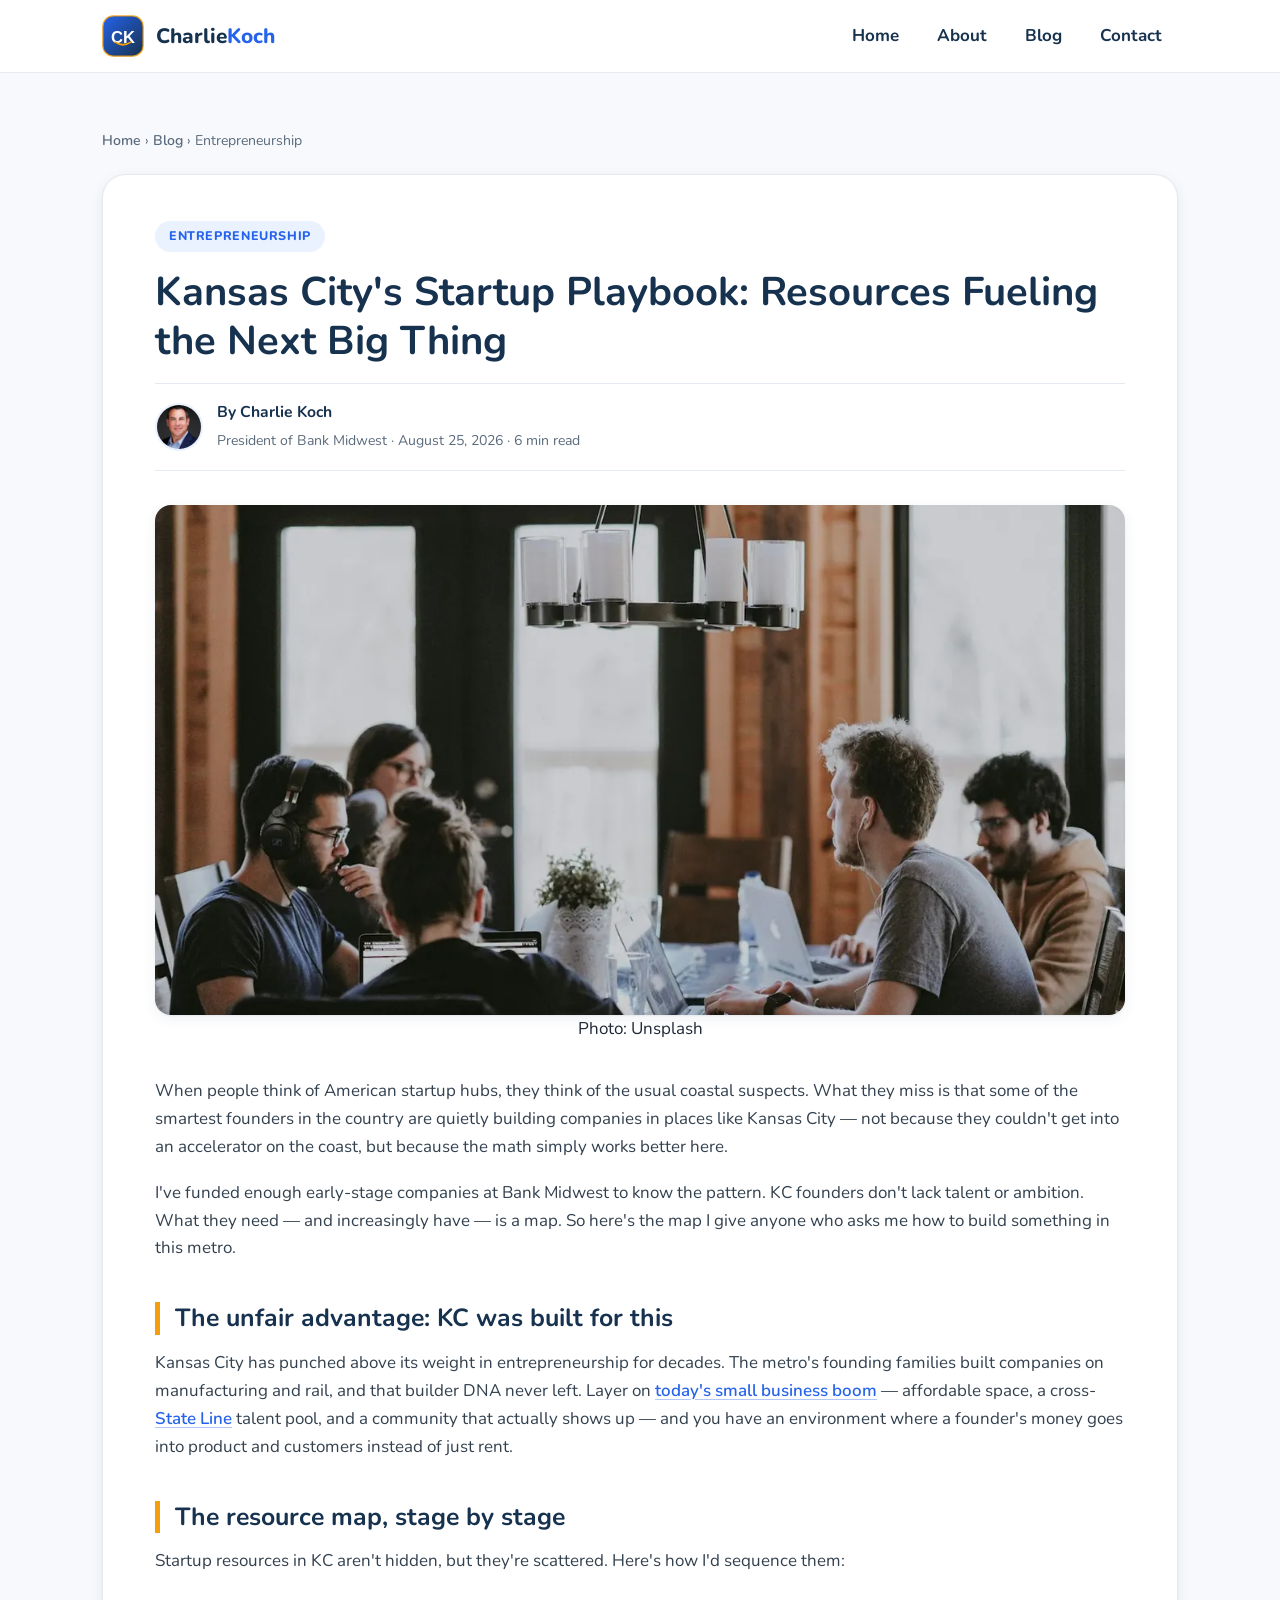
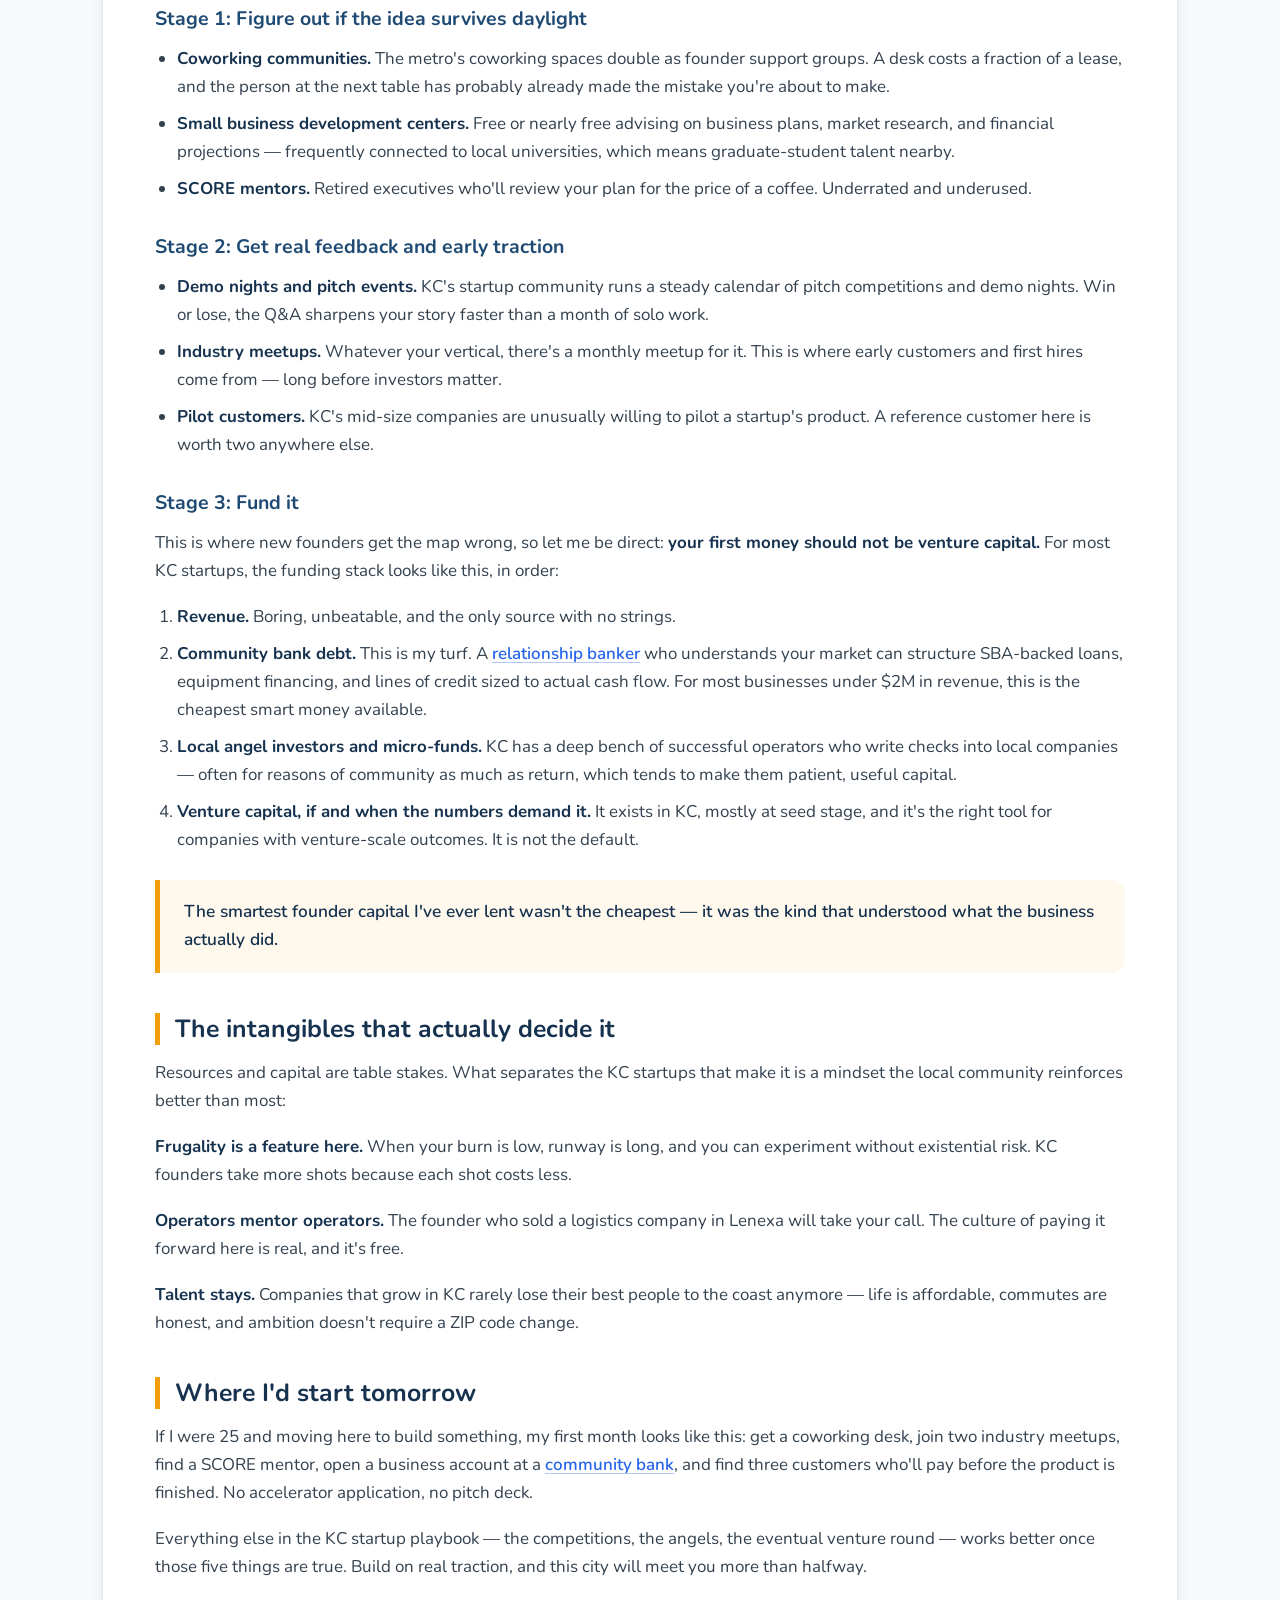
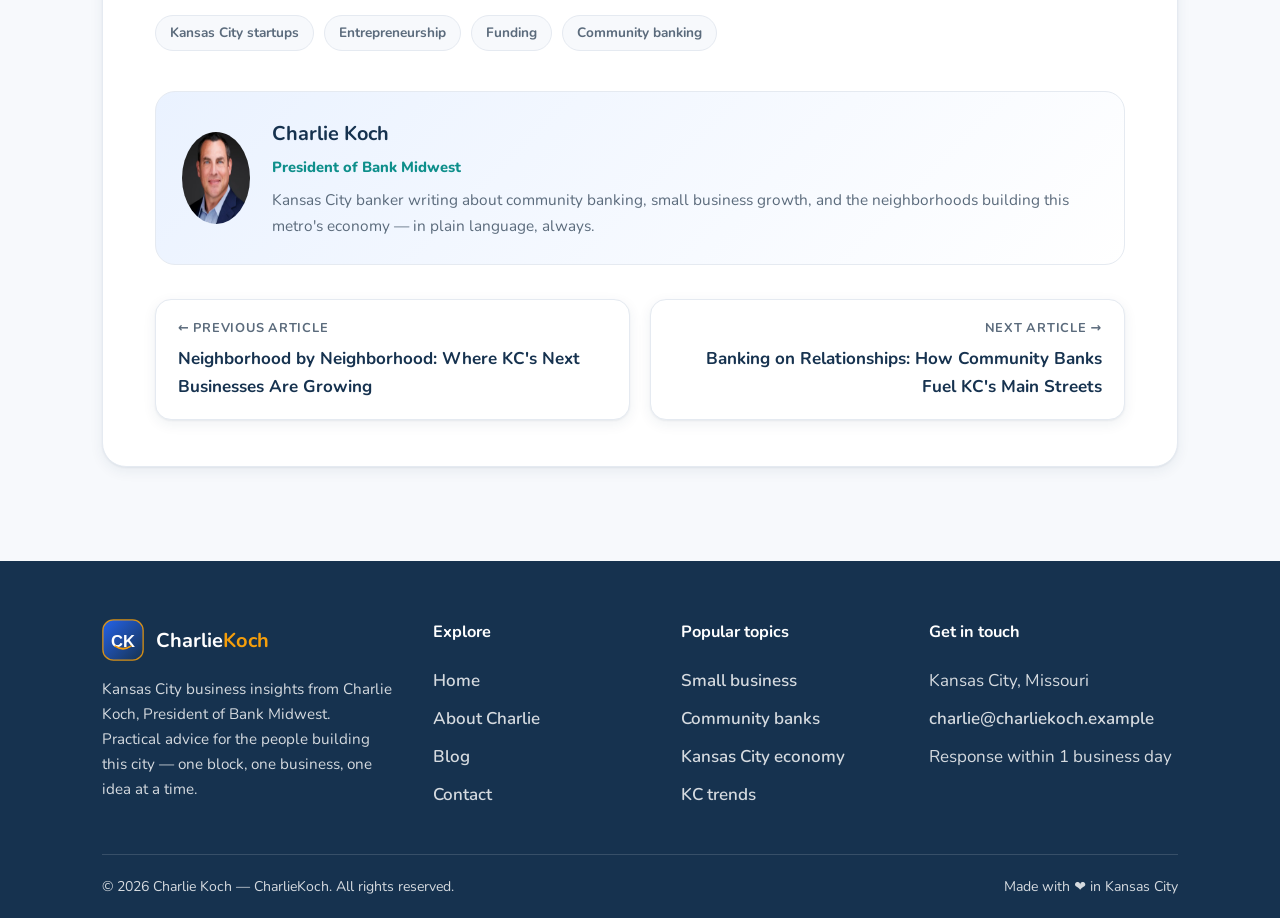
<file: posts/kc-startup-ecosystem.html>
<!DOCTYPE html>
<html lang="en">
<head>
  <meta charset="UTF-8">
  <meta name="viewport" content="width=device-width, initial-scale=1.0">
  <title>Kansas City's Startup Playbook: Resources Fueling the Next Big Thing | CharlieKoch</title>
  <meta name="description" content="Charlie Koch, President of Bank Midwest, maps the resources Kansas City founders actually use — incubators, capital, coworking, and community — to build startups without leaving KC.">
  <meta name="author" content="Charlie Koch">
  <meta name="robots" content="index, follow">
  <link rel="canonical" href="https://kansas-city.github.io/charlie-koch/posts/kc-startup-ecosystem.html">
  <meta name="theme-color" content="#16324f">
  <meta name="google-site-verification" content="pkBuy1sWJyBQ7ASvRrX_lHtccyzYlZXhrtDatoVn0YM">

  <meta property="og:type" content="article">
  <meta property="og:site_name" content="CharlieKoch">
  <meta property="og:title" content="Kansas City's Startup Playbook: Resources Fueling the Next Big Thing">
  <meta property="og:description" content="The resources Kansas City founders actually use — incubators, capital, coworking, and community.">
  <meta property="og:url" content="https://kansas-city.github.io/charlie-koch/posts/kc-startup-ecosystem.html">
  <meta property="og:image" content="https://kansas-city.github.io/charlie-koch/images/og-kc-startup-ecosystem.jpg">
  <meta name="twitter:card" content="summary_large_image">
  <meta name="twitter:title" content="Kansas City's Startup Playbook: Resources Fueling the Next Big Thing">
  <meta name="twitter:description" content="The resources Kansas City founders actually use.">
  <meta name="twitter:image" content="https://kansas-city.github.io/charlie-koch/images/og-kc-startup-ecosystem.jpg">

  <link rel="icon" type="image/svg+xml" href="../favicon.svg">
  <link rel="preconnect" href="https://fonts.googleapis.com">
  <link rel="preconnect" href="https://fonts.gstatic.com" crossorigin>
  <link href="https://fonts.googleapis.com/css2?family=Nunito:ital,wght@0,400;0,600;0,700;0,800;1,400&display=swap" rel="stylesheet">
  <link rel="stylesheet" href="../css/style.css">

  <script type="application/ld+json">
  {
    "@context": "https://schema.org",
    "@type": "BlogPosting",
    "mainEntityOfPage": { "@type": "WebPage", "@id": "https://kansas-city.github.io/charlie-koch/posts/kc-startup-ecosystem.html" },
    "headline": "Kansas City's Startup Playbook: Resources Fueling the Next Big Thing",
    "description": "The resources Kansas City founders actually use — incubators, capital, coworking, and community — to build startups without leaving KC.",
    "image": "https://kansas-city.github.io/charlie-koch/images/og-kc-startup-ecosystem.jpg",
    "author": { "@type": "Person", "name": "Charlie Koch", "jobTitle": "President of Bank Midwest", "url": "https://kansas-city.github.io/charlie-koch/about.html" },
    "publisher": { "@type": "Person", "name": "Charlie Koch", "url": "https://kansas-city.github.io/charlie-koch/" },
    "datePublished": "2026-08-25",
    "dateModified": "2026-10-13",
    "inLanguage": "en-US",
    "keywords": "Kansas City startups, entrepreneurship, Kauffman, coworking, venture capital KC",
    "articleSection": "Entrepreneurship",
    "wordCount": 810
  }
  </script>
  <script type="application/ld+json">
  {
    "@context": "https://schema.org",
    "@type": "BreadcrumbList",
    "itemListElement": [
      { "@type": "ListItem", "position": 1, "name": "Home", "item": "https://kansas-city.github.io/charlie-koch/" },
      { "@type": "ListItem", "position": 2, "name": "Blog", "item": "https://kansas-city.github.io/charlie-koch/blog.html" },
      { "@type": "ListItem", "position": 3, "name": "Kansas City's Startup Playbook" }
    ]
  }
  </script>
</head>
<body>
  <a class="skip-link" href="#main">Skip to main content</a>

  <header class="site-header">
    <div class="container nav-wrap">
      <a class="brand" href="../index.html">
        <img src="../images/logo.svg" alt="CharlieKoch logo" width="42" height="42">
        <span class="brand-name">Charlie<em>Koch</em></span>
      </a>
      <nav aria-label="Main navigation">
        <button class="nav-toggle" aria-expanded="false" aria-controls="primary-menu" aria-label="Toggle menu">☰</button>
        <ul id="primary-menu" class="nav-menu">
          <li><a href="../index.html">Home</a></li>
          <li><a href="../about.html">About</a></li>
          <li><a href="../blog.html">Blog</a></li>
          <li><a href="../contact.html">Contact</a></li>
        </ul>
      </nav>
    </div>
  </header>

  <main id="main">
    <section class="article-wrap">
      <div class="container">
        <nav class="breadcrumbs" aria-label="Breadcrumb">
          <a href="../index.html">Home</a> › <a href="../blog.html">Blog</a> › <span aria-current="page">Entrepreneurship</span>
        </nav>

        <article class="article">
          <header class="article-header">
            <span class="chip">Entrepreneurship</span>
            <h1>Kansas City's Startup Playbook: Resources Fueling the Next Big Thing</h1>
            <div class="byline">
              <picture><source srcset="../images/charlie-koch-400.webp 400w, ../images/charlie-koch.webp 800w" sizes="200px" type="image/webp"><img src="../images/charlie-koch.jpg" alt="Charlie Koch" width="800" height="800" loading="lazy" decoding="async"></picture>
              <div>
                <b>By Charlie Koch</b>
                <span>President of Bank Midwest · August 25, 2026 · 6 min read</span>
              </div>
            </div>
          </header>

          <figure class="article-hero">
            <picture>
              <source srcset="../images/feature-kc-startup-ecosystem.webp" type="image/webp">
              <img src="../images/feature-kc-startup-ecosystem.jpg" alt="Startup team working together" width="1200" height="630" loading="eager" decoding="async">
            </picture>
            <figcaption>Photo: Unsplash</figcaption>
          </figure>

          <div class="prose">
            <p>When people think of American startup hubs, they think of the usual coastal suspects. What they miss is that some of the smartest founders in the country are quietly building companies in places like Kansas City — not because they couldn't get into an accelerator on the coast, but because the math simply works better here.</p>

            <p>I've funded enough early-stage companies at Bank Midwest to know the pattern. KC founders don't lack talent or ambition. What they need — and increasingly have — is a map. So here's the map I give anyone who asks me how to build something in this metro.</p>

            <h2>The unfair advantage: KC was built for this</h2>
            <p>Kansas City has punched above its weight in entrepreneurship for decades. The metro's founding families built companies on manufacturing and rail, and that builder DNA never left. Layer on <a href="kc-small-business-boom.html">today's small business boom</a> — affordable space, a cross-<a href="state-line-commerce-kc.html">State Line</a> talent pool, and a community that actually shows up — and you have an environment where a founder's money goes into product and customers instead of just rent.</p>

            <h2>The resource map, stage by stage</h2>
            <p>Startup resources in KC aren't hidden, but they're scattered. Here's how I'd sequence them:</p>

            <h3>Stage 1: Figure out if the idea survives daylight</h3>
            <ul>
              <li><strong>Coworking communities.</strong> The metro's coworking spaces double as founder support groups. A desk costs a fraction of a lease, and the person at the next table has probably already made the mistake you're about to make.</li>
      <li><strong>Small business development centers.</strong> Free or nearly free advising on business plans, market research, and financial projections — frequently connected to local universities, which means graduate-student talent nearby.</li>
      <li><strong>SCORE mentors.</strong> Retired executives who'll review your plan for the price of a coffee. Underrated and underused.</li>
    </ul>

            <h3>Stage 2: Get real feedback and early traction</h3>
            <ul>
      <li><strong>Demo nights and pitch events.</strong> KC's startup community runs a steady calendar of pitch competitions and demo nights. Win or lose, the Q&amp;A sharpens your story faster than a month of solo work.</li>
      <li><strong>Industry meetups.</strong> Whatever your vertical, there's a monthly meetup for it. This is where early customers and first hires come from — long before investors matter.</li>
      <li><strong>Pilot customers.</strong> KC's mid-size companies are unusually willing to pilot a startup's product. A reference customer here is worth two anywhere else.</li>
    </ul>

            <h3>Stage 3: Fund it</h3>
            <p>This is where new founders get the map wrong, so let me be direct: <strong>your first money should not be venture capital.</strong> For most KC startups, the funding stack looks like this, in order:</p>
            <ol>
      <li><strong>Revenue.</strong> Boring, unbeatable, and the only source with no strings.</li>
      <li><strong>Community bank debt.</strong> This is my turf. A <a href="community-banks-kc-main-street.html">relationship banker</a> who understands your market can structure SBA-backed loans, equipment financing, and lines of credit sized to actual cash flow. For most businesses under $2M in revenue, this is the cheapest smart money available.</li>
      <li><strong>Local angel investors and micro-funds.</strong> KC has a deep bench of successful operators who write checks into local companies — often for reasons of community as much as return, which tends to make them patient, useful capital.</li>
      <li><strong>Venture capital, if and when the numbers demand it.</strong> It exists in KC, mostly at seed stage, and it's the right tool for companies with venture-scale outcomes. It is not the default.</li>
    </ol>

            <blockquote class="pull-quote">The smartest founder capital I've ever lent wasn't the cheapest — it was the kind that understood what the business actually did.</blockquote>

            <h2>The intangibles that actually decide it</h2>
            <p>Resources and capital are table stakes. What separates the KC startups that make it is a mindset the local community reinforces better than most:</p>
            <p><strong>Frugality is a feature here.</strong> When your burn is low, runway is long, and you can experiment without existential risk. KC founders take more shots because each shot costs less.</p>
            <p><strong>Operators mentor operators.</strong> The founder who sold a logistics company in Lenexa will take your call. The culture of paying it forward here is real, and it's free.</p>
          <p><strong>Talent stays.</strong> Companies that grow in KC rarely lose their best people to the coast anymore — life is affordable, commutes are honest, and ambition doesn't require a ZIP code change.</p>

            <h2>Where I'd start tomorrow</h2>
            <p>If I were 25 and moving here to build something, my first month looks like this: get a coworking desk, join two industry meetups, find a SCORE mentor, open a business account at a <a href="community-banking-vs-big-banks.html">community bank</a>, and find three customers who'll pay before the product is finished. No accelerator application, no pitch deck.</p>

            <p>Everything else in the KC startup playbook — the competitions, the angels, the eventual venture round — works better once those five things are true. Build on real traction, and this city will meet you more than halfway.</p>
          </div>

          <div class="tags">
            <a href="../blog.html">Kansas City startups</a>
            <a href="../blog.html">Entrepreneurship</a>
            <a href="../blog.html">Funding</a>
            <a href="../blog.html">Community banking</a>
          </div>

          <div class="author-bio">
            <picture><source srcset="../images/charlie-koch-400.webp 400w, ../images/charlie-koch.webp 800w" sizes="200px" type="image/webp"><img src="../images/charlie-koch.jpg" alt="Charlie Koch" width="800" height="800" loading="lazy" decoding="async"></picture>
            <div>
              <h3>Charlie Koch</h3>
              <p class="role">President of Bank Midwest</p>
              <p>Kansas City banker writing about community banking, small business growth, and the neighborhoods building this metro's economy — in plain language, always.</p>
            </div>
          </div>

          <nav class="post-nav" aria-label="More articles">
            <a class="prev" href="kc-neighborhoods-business-growth.html">
              <span>← Previous article</span>
              <b>Neighborhood by Neighborhood: Where KC's Next Businesses Are Growing</b>
            </a>
            <a class="next" href="community-banks-kc-main-street.html">
              <span>Next article →</span>
              <b>Banking on Relationships: How Community Banks Fuel KC's Main Streets</b>
            </a>
          </nav>
        </article>
      </div>
    </section>
  </main>

  <footer class="site-footer">
    <div class="container">
      <div class="footer-grid">
        <div>
          <div class="footer-brand">
            <img src="../images/logo.svg" alt="CharlieKoch logo" width="42" height="42">
            <b>Charlie<em>Koch</em></b>
          </div>
          <p>Kansas City business insights from Charlie Koch, President of Bank Midwest. Practical advice for the people building this city — one block, one business, one idea at a time.</p>
        </div>
        <div>
          <h4>Explore</h4>
          <ul>
            <li><a href="../index.html">Home</a></li>
            <li><a href="../about.html">About Charlie</a></li>
            <li><a href="../blog.html">Blog</a></li>
            <li><a href="../contact.html">Contact</a></li>
          </ul>
        </div>
        <div>
          <h4>Popular topics</h4>
          <ul>
            <li><a href="kc-small-business-boom.html">Small business</a></li>
            <li><a href="community-banks-kc-main-street.html">Community banks</a></li>
            <li><a href="state-line-commerce-kc.html">Kansas City economy</a></li>
            <li><a href="kc-business-future-trends.html">KC trends</a></li>
          </ul>
        </div>
        <div>
          <h4>Get in touch</h4>
          <ul>
            <li>Kansas City, Missouri</li>
            <li><a href="mailto:charlie@charliekoch.example">charlie@charliekoch.example</a></li>
            <li>Response within 1 business day</li>
          </ul>
        </div>
      </div>
      <div class="footer-bottom">
        <span>© <span id="year">2026</span> Charlie Koch — CharlieKoch. All rights reserved.</span>
        <span>Made with ❤️ in Kansas City</span>
      </div>
    </div>
  </footer>

  <script src="../js/main.js" defer></script>
</body>
</html>
</file>
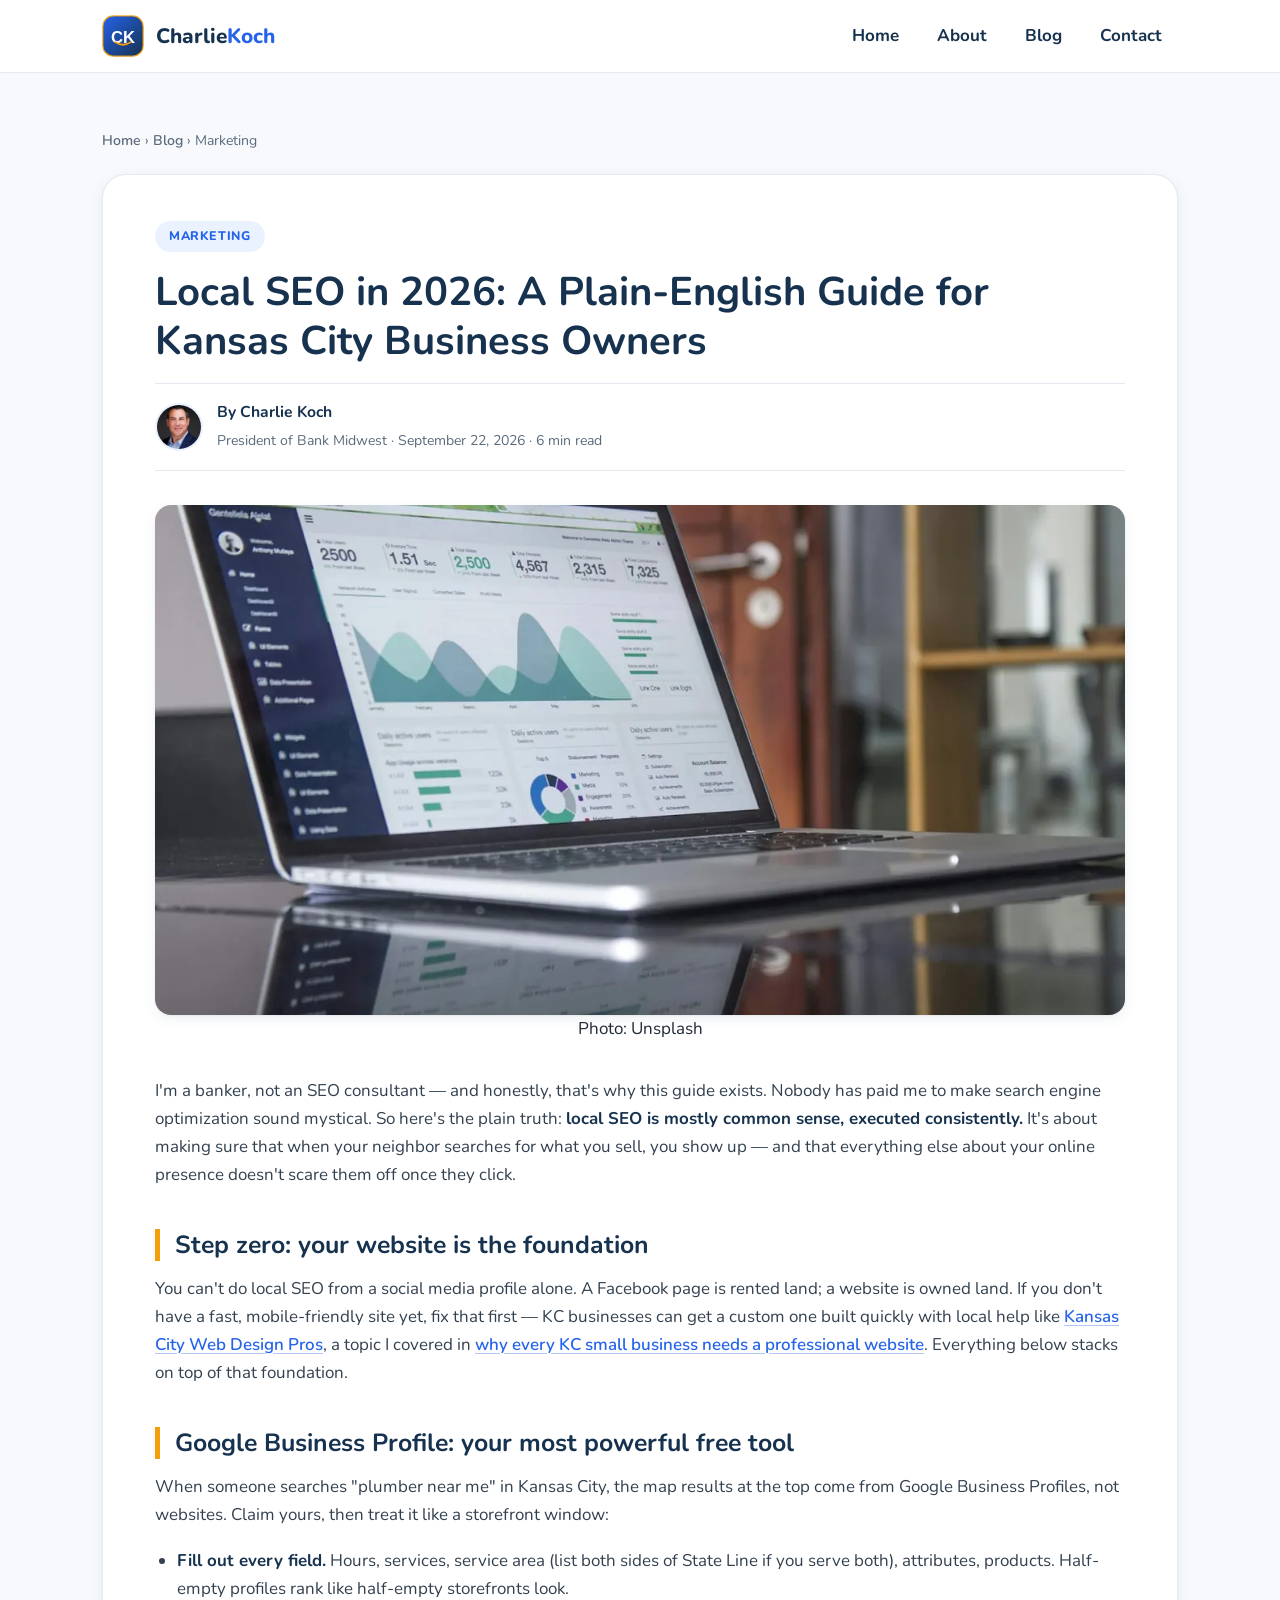
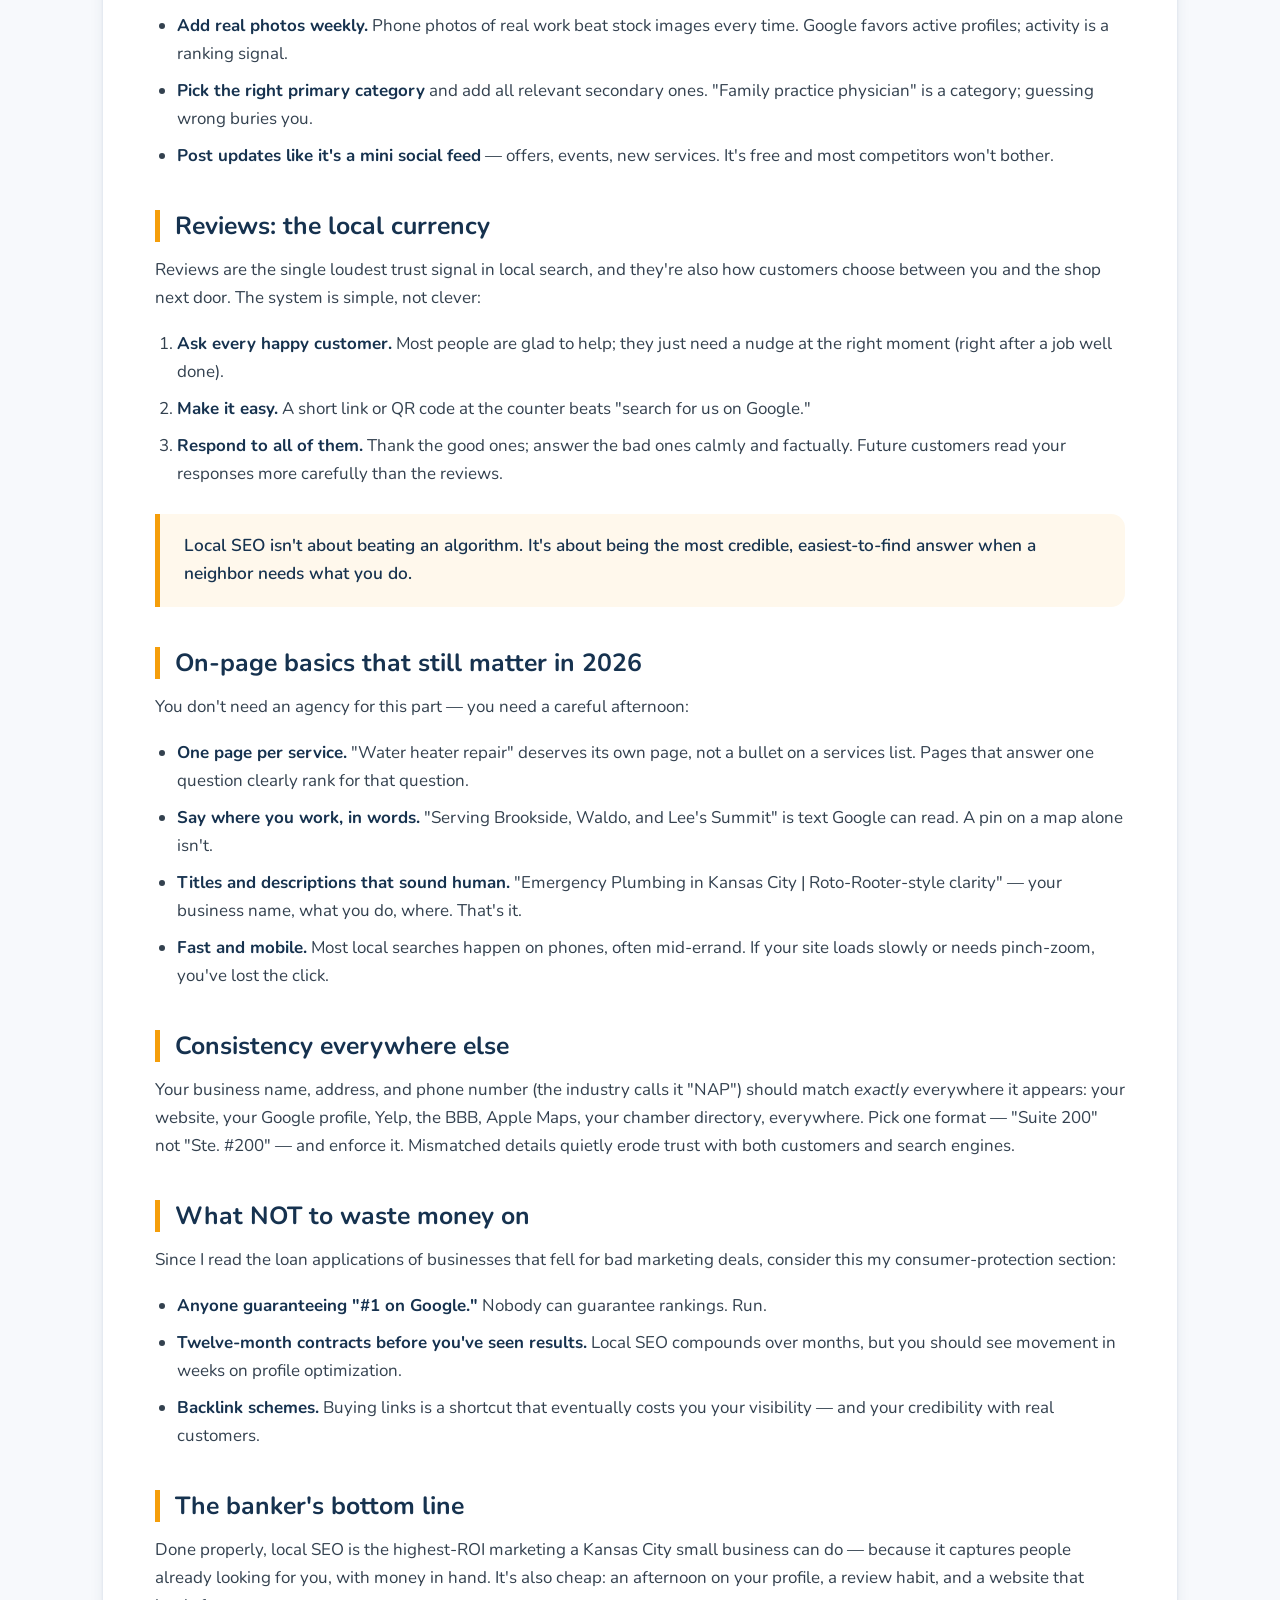
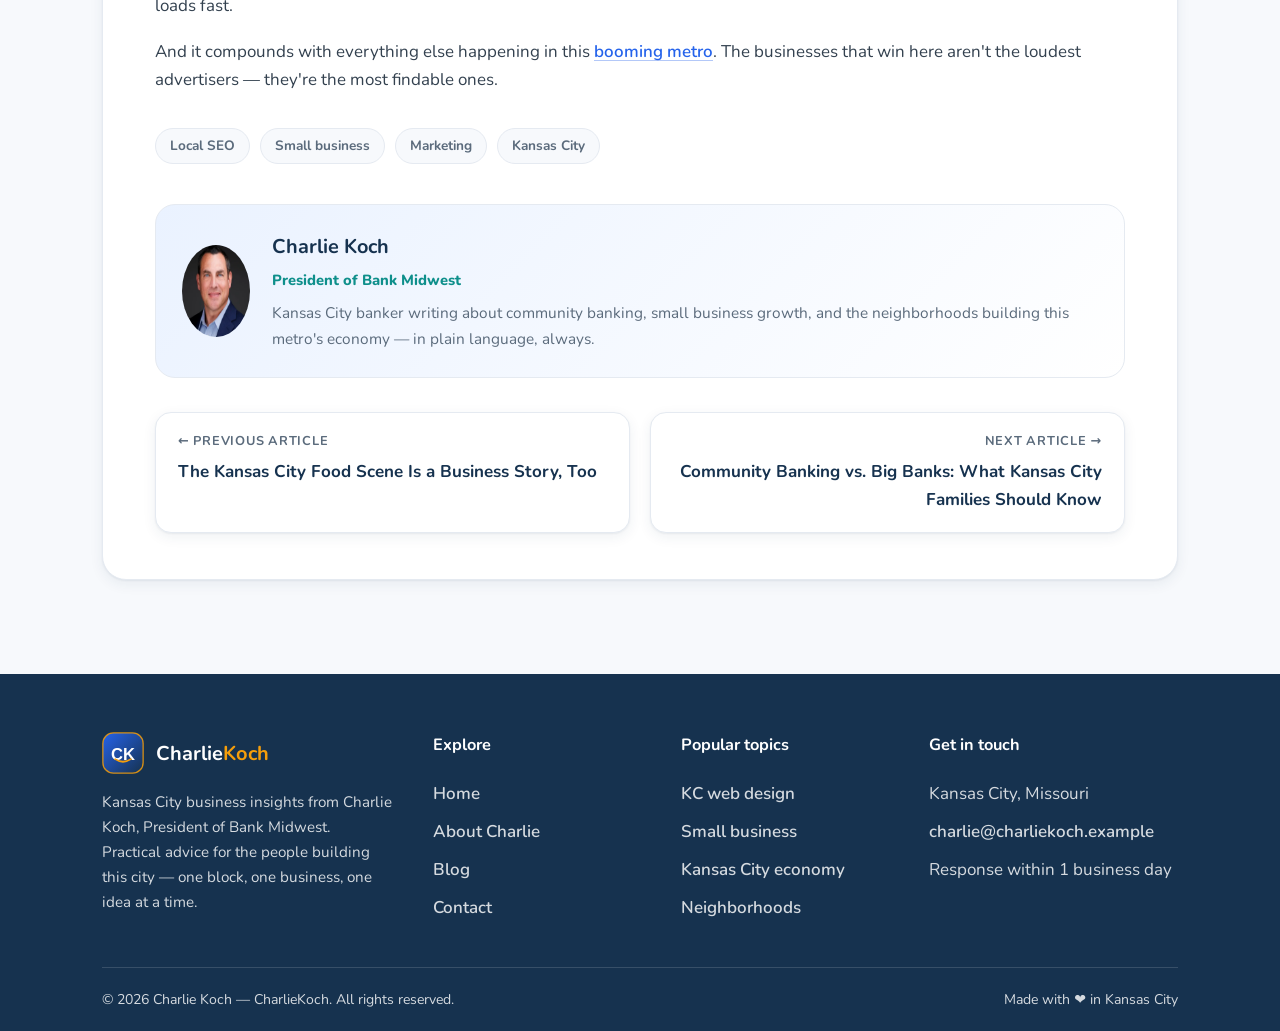
<file: posts/local-seo-guide-kc-business.html>
<!DOCTYPE html>
<html lang="en">
<head>
  <meta charset="UTF-8">
  <meta name="viewport" content="width=device-width, initial-scale=1.0">
  <title>Local SEO in 2026: A Plain-English Guide for Kansas City Business Owners | CharlieKoch</title>
  <meta name="description" content="A jargon-free local SEO guide for Kansas City business owners from Charlie Koch — Google Business Profile, reviews, on-page basics, and what actually moves the needle in 2026.">
  <meta name="author" content="Charlie Koch">
  <meta name="robots" content="index, follow">
  <link rel="canonical" href="https://kansas-city.github.io/charlie-koch/posts/local-seo-guide-kc-business.html">
  <meta name="theme-color" content="#16324f">
  <meta name="google-site-verification" content="pkBuy1sWJyBQ7ASvRrX_lHtccyzYlZXhrtDatoVn0YM">

  <meta property="og:type" content="article">
  <meta property="og:site_name" content="CharlieKoch">
  <meta property="og:title" content="Local SEO in 2026: A Plain-English Guide for Kansas City Business Owners">
  <meta property="og:description" content="A jargon-free local SEO guide for KC business owners — Google Business Profile, reviews, on-page basics, and what actually moves the needle.">
  <meta property="og:url" content="https://kansas-city.github.io/charlie-koch/posts/local-seo-guide-kc-business.html">
  <meta property="og:image" content="https://kansas-city.github.io/charlie-koch/images/og-local-seo-guide-kc-business.jpg">
  <meta name="twitter:card" content="summary_large_image">
  <meta name="twitter:title" content="Local SEO in 2026: A Plain-English Guide for Kansas City Business Owners">
  <meta name="twitter:description" content="A jargon-free local SEO guide for KC business owners.">
  <meta name="twitter:image" content="https://kansas-city.github.io/charlie-koch/images/og-local-seo-guide-kc-business.jpg">

  <link rel="icon" type="image/svg+xml" href="../favicon.svg">
  <link rel="preconnect" href="https://fonts.googleapis.com">
  <link rel="preconnect" href="https://fonts.gstatic.com" crossorigin>
  <link href="https://fonts.googleapis.com/css2?family=Nunito:ital,wght@0,400;0,600;0,700;0,800;1,400&display=swap" rel="stylesheet">
  <link rel="stylesheet" href="../css/style.css">

  <script type="application/ld+json">
  {
    "@context": "https://schema.org",
    "@type": "BlogPosting",
    "mainEntityOfPage": { "@type": "WebPage", "@id": "https://kansas-city.github.io/charlie-koch/posts/local-seo-guide-kc-business.html" },
    "headline": "Local SEO in 2026: A Plain-English Guide for Kansas City Business Owners",
    "description": "A jargon-free local SEO guide for Kansas City business owners — Google Business Profile, reviews, on-page basics, and what actually moves the needle in 2026.",
    "image": "https://kansas-city.github.io/charlie-koch/images/og-local-seo-guide-kc-business.jpg",
    "author": { "@type": "Person", "name": "Charlie Koch", "jobTitle": "President of Bank Midwest", "url": "https://kansas-city.github.io/charlie-koch/about.html" },
    "publisher": { "@type": "Person", "name": "Charlie Koch", "url": "https://kansas-city.github.io/charlie-koch/" },
    "datePublished": "2026-09-22",
    "dateModified": "2026-10-13",
    "inLanguage": "en-US",
    "keywords": "local SEO, Kansas City, small business marketing, Google Business Profile",
    "articleSection": "Marketing",
    "wordCount": 800
  }
  </script>
  <script type="application/ld+json">
  {
    "@context": "https://schema.org",
    "@type": "BreadcrumbList",
    "itemListElement": [
      { "@type": "ListItem", "position": 1, "name": "Home", "item": "https://kansas-city.github.io/charlie-koch/" },
      { "@type": "ListItem", "position": 2, "name": "Blog", "item": "https://kansas-city.github.io/charlie-koch/blog.html" },
      { "@type": "ListItem", "position": 3, "name": "Local SEO in 2026" }
    ]
  }
  </script>
</head>
<body>
  <a class="skip-link" href="#main">Skip to main content</a>

  <header class="site-header">
    <div class="container nav-wrap">
      <a class="brand" href="../index.html">
        <img src="../images/logo.svg" alt="CharlieKoch logo" width="42" height="42">
        <span class="brand-name">Charlie<em>Koch</em></span>
      </a>
      <nav aria-label="Main navigation">
        <button class="nav-toggle" aria-expanded="false" aria-controls="primary-menu" aria-label="Toggle menu">☰</button>
        <ul id="primary-menu" class="nav-menu">
          <li><a href="../index.html">Home</a></li>
          <li><a href="../about.html">About</a></li>
          <li><a href="../blog.html">Blog</a></li>
          <li><a href="../contact.html">Contact</a></li>
        </ul>
      </nav>
    </div>
  </header>

  <main id="main">
    <section class="article-wrap">
      <div class="container">
        <nav class="breadcrumbs" aria-label="Breadcrumb">
          <a href="../index.html">Home</a> › <a href="../blog.html">Blog</a> › <span aria-current="page">Marketing</span>
        </nav>

        <article class="article">
          <header class="article-header">
            <span class="chip">Marketing</span>
            <h1>Local SEO in 2026: A Plain-English Guide for Kansas City Business Owners</h1>
            <div class="byline">
              <picture><source srcset="../images/charlie-koch-400.webp 400w, ../images/charlie-koch.webp 800w" sizes="200px" type="image/webp"><img src="../images/charlie-koch.jpg" alt="Charlie Koch" width="800" height="800" loading="lazy" decoding="async"></picture>
              <div>
                <b>By Charlie Koch</b>
                <span>President of Bank Midwest · September 22, 2026 · 6 min read</span>
              </div>
            </div>
          </header>

          <figure class="article-hero">
            <picture>
              <source srcset="../images/feature-local-seo-guide-kc-business.webp" type="image/webp">
              <img src="../images/feature-local-seo-guide-kc-business.jpg" alt="Laptop showing marketing analytics" width="1200" height="630" loading="eager" decoding="async">
            </picture>
            <figcaption>Photo: Unsplash</figcaption>
          </figure>

          <div class="prose">
            <p>I'm a banker, not an SEO consultant — and honestly, that's why this guide exists. Nobody has paid me to make search engine optimization sound mystical. So here's the plain truth: <strong>local SEO is mostly common sense, executed consistently.</strong> It's about making sure that when your neighbor searches for what you sell, you show up — and that everything else about your online presence doesn't scare them off once they click.</p>

            <h2>Step zero: your website is the foundation</h2>
            <p>You can't do local SEO from a social media profile alone. A Facebook page is rented land; a website is owned land. If you don't have a fast, mobile-friendly site yet, fix that first — KC businesses can get a custom one built quickly with local help like <a href="https://kansascitywebdesignpros.com/" target="_blank" rel="noopener">Kansas City Web Design Pros</a>, a topic I covered in <a href="why-professional-website-kc-small-business.html">why every KC small business needs a professional website</a>. Everything below stacks on top of that foundation.</p>

            <h2>Google Business Profile: your most powerful free tool</h2>
            <p>When someone searches "plumber near me" in Kansas City, the map results at the top come from Google Business Profiles, not websites. Claim yours, then treat it like a storefront window:</p>
            <ul>
              <li><strong>Fill out every field.</strong> Hours, services, service area (list both sides of State Line if you serve both), attributes, products. Half-empty profiles rank like half-empty storefronts look.</li>
              <li><strong>Add real photos weekly.</strong> Phone photos of real work beat stock images every time. Google favors active profiles; activity is a ranking signal.</li>
              <li><strong>Pick the right primary category</strong> and add all relevant secondary ones. "Family practice physician" is a category; guessing wrong buries you.</li>
              <li><strong>Post updates like it's a mini social feed</strong> — offers, events, new services. It's free and most competitors won't bother.</li>
            </ul>

            <h2>Reviews: the local currency</h2>
            <p>Reviews are the single loudest trust signal in local search, and they're also how customers choose between you and the shop next door. The system is simple, not clever:</p>
            <ol>
              <li><strong>Ask every happy customer.</strong> Most people are glad to help; they just need a nudge at the right moment (right after a job well done).</li>
              <li><strong>Make it easy.</strong> A short link or QR code at the counter beats "search for us on Google."</li>
              <li><strong>Respond to all of them.</strong> Thank the good ones; answer the bad ones calmly and factually. Future customers read your responses more carefully than the reviews.</li>
            </ol>

            <blockquote class="pull-quote">Local SEO isn't about beating an algorithm. It's about being the most credible, easiest-to-find answer when a neighbor needs what you do.</blockquote>

            <h2>On-page basics that still matter in 2026</h2>
            <p>You don't need an agency for this part — you need a careful afternoon:</p>
            <ul>
              <li><strong>One page per service.</strong> "Water heater repair" deserves its own page, not a bullet on a services list. Pages that answer one question clearly rank for that question.</li>
              <li><strong>Say where you work, in words.</strong> "Serving Brookside, Waldo, and Lee's Summit" is text Google can read. A pin on a map alone isn't.</li>
              <li><strong>Titles and descriptions that sound human.</strong> "Emergency Plumbing in Kansas City | Roto-Rooter-style clarity" — your business name, what you do, where. That's it.</li>
              <li><strong>Fast and mobile.</strong> Most local searches happen on phones, often mid-errand. If your site loads slowly or needs pinch-zoom, you've lost the click.</li>
            </ul>

            <h2>Consistency everywhere else</h2>
            <p>Your business name, address, and phone number (the industry calls it "NAP") should match <em>exactly</em> everywhere it appears: your website, your Google profile, Yelp, the BBB, Apple Maps, your chamber directory, everywhere. Pick one format — "Suite 200" not "Ste. #200" — and enforce it. Mismatched details quietly erode trust with both customers and search engines.</p>

            <h2>What NOT to waste money on</h2>
            <p>Since I read the loan applications of businesses that fell for bad marketing deals, consider this my consumer-protection section:</p>
            <ul>
              <li><strong>Anyone guaranteeing "#1 on Google."</strong> Nobody can guarantee rankings. Run.</li>
              <li><strong>Twelve-month contracts before you've seen results.</strong> Local SEO compounds over months, but you should see movement in weeks on profile optimization.</li>
              <li><strong>Backlink schemes.</strong> Buying links is a shortcut that eventually costs you your visibility — and your credibility with real customers.</li>
            </ul>

            <h2>The banker's bottom line</h2>
            <p>Done properly, local SEO is the highest-ROI marketing a Kansas City small business can do — because it captures people already looking for you, with money in hand. It's also cheap: an afternoon on your profile, a review habit, and a website that loads fast.</p>

            <p>And it compounds with everything else happening in this <a href="kc-small-business-boom.html">booming metro</a>. The businesses that win here aren't the loudest advertisers — they're the most findable ones.</p>
          </div>

          <div class="tags">
            <a href="../blog.html">Local SEO</a>
            <a href="../blog.html">Small business</a>
            <a href="../blog.html">Marketing</a>
            <a href="../blog.html">Kansas City</a>
          </div>

          <div class="author-bio">
            <picture><source srcset="../images/charlie-koch-400.webp 400w, ../images/charlie-koch.webp 800w" sizes="200px" type="image/webp"><img src="../images/charlie-koch.jpg" alt="Charlie Koch" width="800" height="800" loading="lazy" decoding="async"></picture>
            <div>
              <h3>Charlie Koch</h3>
              <p class="role">President of Bank Midwest</p>
              <p>Kansas City banker writing about community banking, small business growth, and the neighborhoods building this metro's economy — in plain language, always.</p>
            </div>
          </div>

          <nav class="post-nav" aria-label="More articles">
            <a class="prev" href="kc-food-scene-business-story.html">
              <span>← Previous article</span>
              <b>The Kansas City Food Scene Is a Business Story, Too</b>
            </a>
            <a class="next" href="community-banking-vs-big-banks.html">
              <span>Next article →</span>
              <b>Community Banking vs. Big Banks: What Kansas City Families Should Know</b>
            </a>
          </nav>
        </article>
      </div>
    </section>
  </main>

  <footer class="site-footer">
    <div class="container">
      <div class="footer-grid">
        <div>
          <div class="footer-brand">
            <img src="../images/logo.svg" alt="CharlieKoch logo" width="42" height="42">
            <b>Charlie<em>Koch</em></b>
          </div>
          <p>Kansas City business insights from Charlie Koch, President of Bank Midwest. Practical advice for the people building this city — one block, one business, one idea at a time.</p>
        </div>
        <div>
          <h4>Explore</h4>
          <ul>
            <li><a href="../index.html">Home</a></li>
            <li><a href="../about.html">About Charlie</a></li>
            <li><a href="../blog.html">Blog</a></li>
            <li><a href="../contact.html">Contact</a></li>
          </ul>
        </div>
        <div>
          <h4>Popular topics</h4>
          <ul>
            <li><a href="why-professional-website-kc-small-business.html">KC web design</a></li>
            <li><a href="kc-small-business-boom.html">Small business</a></li>
            <li><a href="state-line-commerce-kc.html">Kansas City economy</a></li>
            <li><a href="kc-neighborhoods-business-growth.html">Neighborhoods</a></li>
          </ul>
        </div>
        <div>
          <h4>Get in touch</h4>
          <ul>
            <li>Kansas City, Missouri</li>
            <li><a href="mailto:charlie@charliekoch.example">charlie@charliekoch.example</a></li>
            <li>Response within 1 business day</li>
          </ul>
        </div>
      </div>
      <div class="footer-bottom">
        <span>© <span id="year">2026</span> Charlie Koch — CharlieKoch. All rights reserved.</span>
        <span>Made with ❤️ in Kansas City</span>
      </div>
    </div>
  </footer>

  <script src="../js/main.js" defer></script>
</body>
</html>
</file>
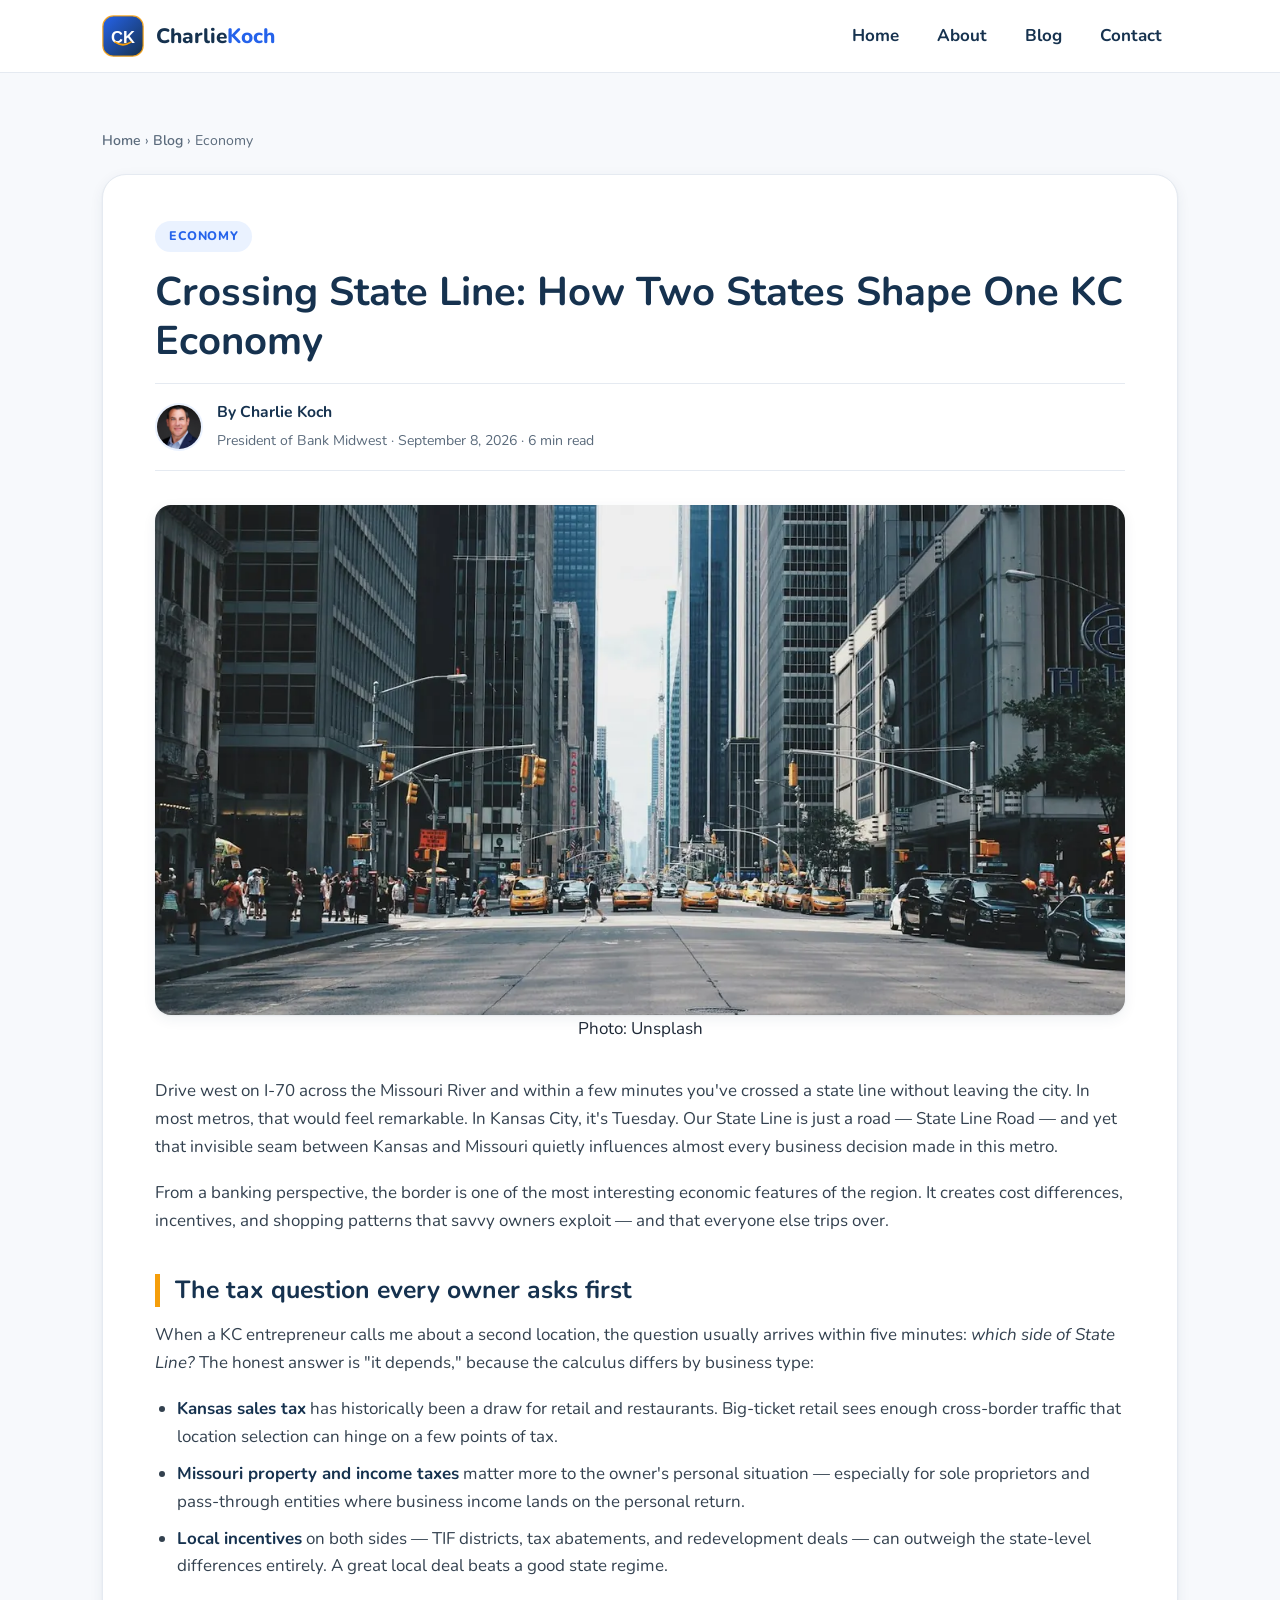
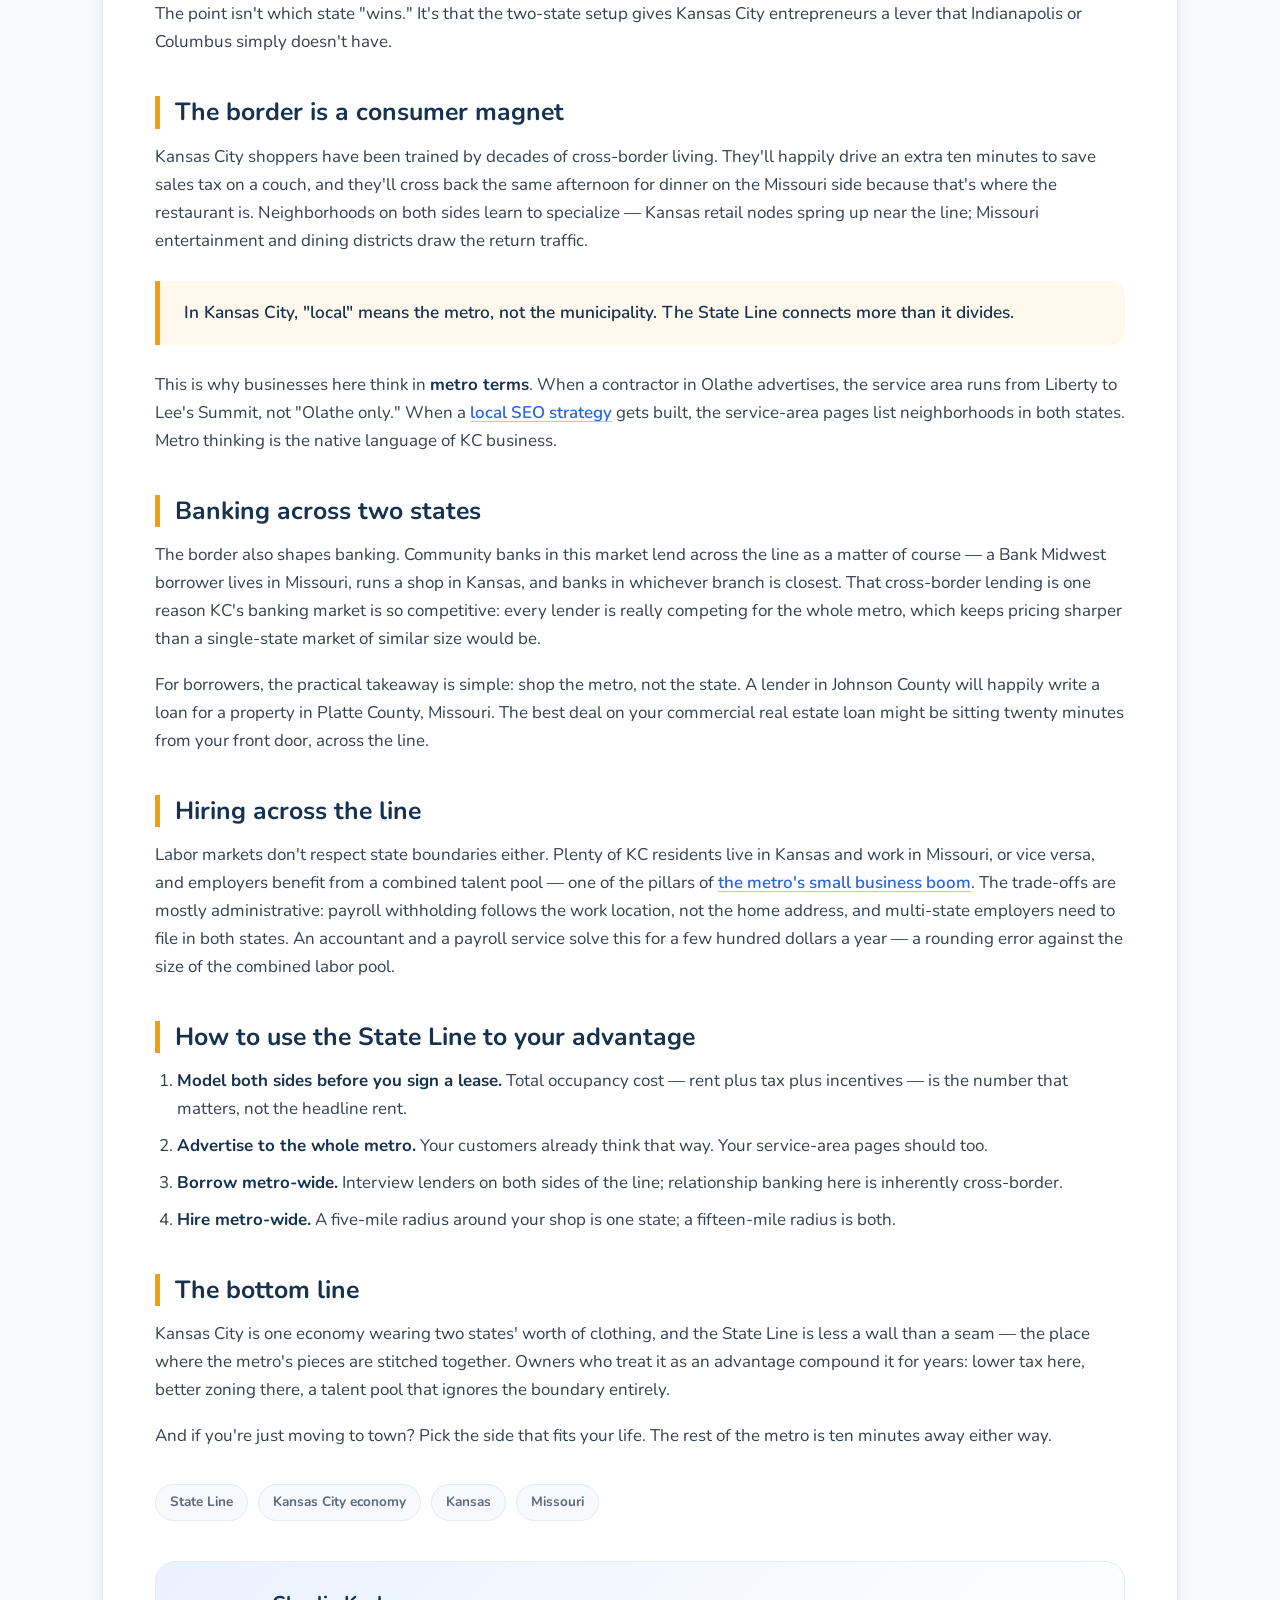
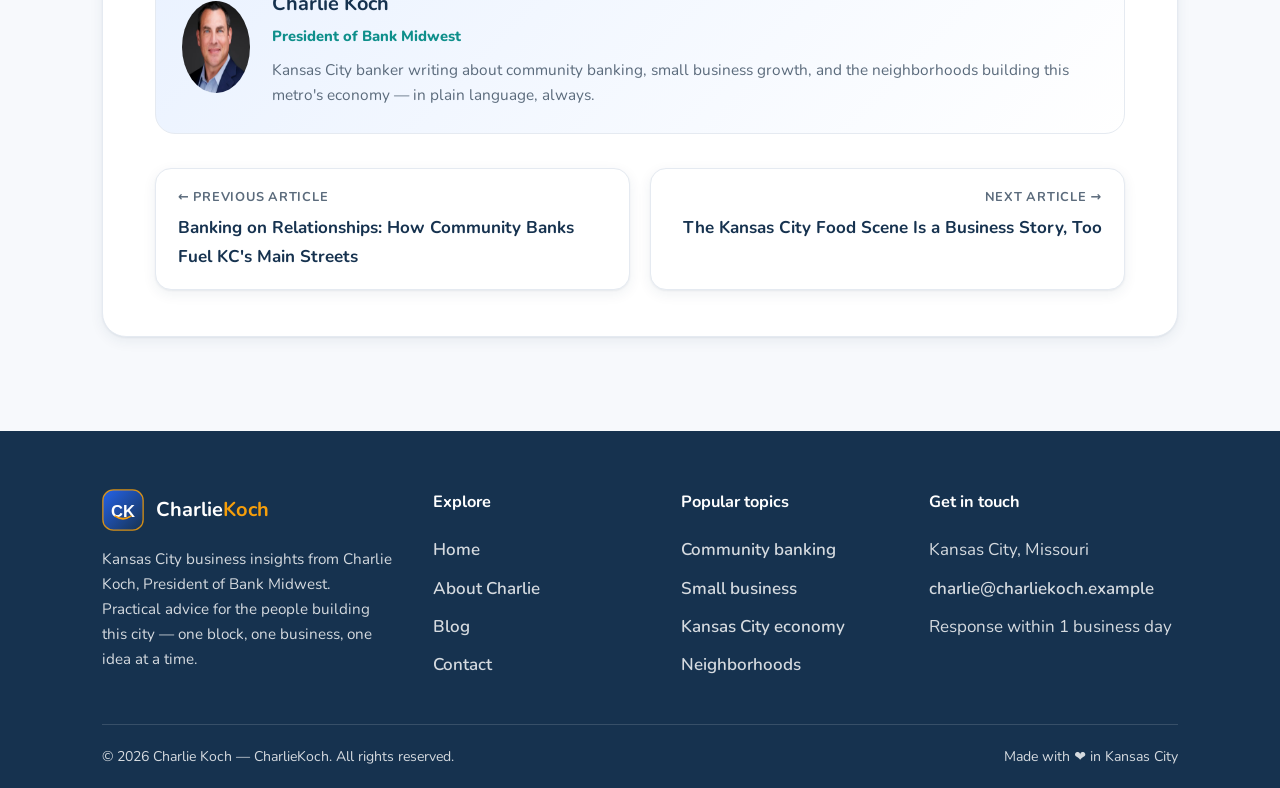
<file: posts/state-line-commerce-kc.html>
<!DOCTYPE html>
<html lang="en">
<head>
  <meta charset="UTF-8">
  <meta name="viewport" content="width=device-width, initial-scale=1.0">
  <title>Crossing State Line: How Two States Shape One KC Economy | CharlieKoch</title>
  <meta name="description" content="Charlie Koch, President of Bank Midwest, explains how Kansas and Missouri tax rules, zoning, and incentives shape business decisions across the Kansas City metro's State Line.">
  <meta name="author" content="Charlie Koch">
  <meta name="robots" content="index, follow">
  <link rel="canonical" href="https://kansas-city.github.io/charlie-koch/posts/state-line-commerce-kc.html">
  <meta name="theme-color" content="#16324f">
  <meta name="google-site-verification" content="pkBuy1sWJyBQ7ASvRrX_lHtccyzYlZXhrtDatoVn0YM">

  <meta property="og:type" content="article">
  <meta property="og:site_name" content="CharlieKoch">
  <meta property="og:title" content="Crossing State Line: How Two States Shape One KC Economy">
  <meta property="og:description" content="How Kansas and Missouri tax rules, zoning, and incentives shape business decisions across the Kansas City metro.">
  <meta property="og:url" content="https://kansas-city.github.io/charlie-koch/posts/state-line-commerce-kc.html">
  <meta property="og:image" content="https://kansas-city.github.io/charlie-koch/images/og-state-line-commerce-kc.jpg">
  <meta name="twitter:card" content="summary_large_image">
  <meta name="twitter:title" content="Crossing State Line: How Two States Shape One KC Economy">
  <meta name="twitter:description" content="How Kansas and Missouri shape business decisions across the KC metro.">
  <meta name="twitter:image" content="https://kansas-city.github.io/charlie-koch/images/og-state-line-commerce-kc.jpg">

  <link rel="icon" type="image/svg+xml" href="../favicon.svg">
  <link rel="preconnect" href="https://fonts.googleapis.com">
  <link rel="preconnect" href="https://fonts.gstatic.com" crossorigin>
  <link href="https://fonts.googleapis.com/css2?family=Nunito:ital,wght@0,400;0,600;0,700;0,800;1,400&display=swap" rel="stylesheet">
  <link rel="stylesheet" href="../css/style.css">

  <script type="application/ld+json">
  {
    "@context": "https://schema.org",
    "@type": "BlogPosting",
    "mainEntityOfPage": { "@type": "WebPage", "@id": "https://kansas-city.github.io/charlie-koch/posts/state-line-commerce-kc.html" },
    "headline": "Crossing State Line: How Two States Shape One KC Economy",
    "description": "How Kansas and Missouri tax rules, zoning, and incentives shape business decisions across the Kansas City metro.",
    "image": "https://kansas-city.github.io/charlie-koch/images/og-state-line-commerce-kc.jpg",
    "author": { "@type": "Person", "name": "Charlie Koch", "jobTitle": "President of Bank Midwest", "url": "https://kansas-city.github.io/charlie-koch/about.html" },
    "publisher": { "@type": "Person", "name": "Charlie Koch", "url": "https://kansas-city.github.io/charlie-koch/" },
    "datePublished": "2026-09-08",
    "dateModified": "2026-10-13",
    "inLanguage": "en-US",
    "keywords": "State Line, Kansas City economy, Missouri, Kansas, business taxes",
    "articleSection": "Economy",
    "wordCount": 780
  }
  </script>
  <script type="application/ld+json">
  {
    "@context": "https://schema.org",
    "@type": "BreadcrumbList",
    "itemListElement": [
      { "@type": "ListItem", "position": 1, "name": "Home", "item": "https://kansas-city.github.io/charlie-koch/" },
      { "@type": "ListItem", "position": 2, "name": "Blog", "item": "https://kansas-city.github.io/charlie-koch/blog.html" },
      { "@type": "ListItem", "position": 3, "name": "Crossing State Line" }
    ]
  }
  </script>
</head>
<body>
  <a class="skip-link" href="#main">Skip to main content</a>

  <header class="site-header">
    <div class="container nav-wrap">
      <a class="brand" href="../index.html">
        <img src="../images/logo.svg" alt="CharlieKoch logo" width="42" height="42">
        <span class="brand-name">Charlie<em>Koch</em></span>
      </a>
      <nav aria-label="Main navigation">
        <button class="nav-toggle" aria-expanded="false" aria-controls="primary-menu" aria-label="Toggle menu">☰</button>
        <ul id="primary-menu" class="nav-menu">
          <li><a href="../index.html">Home</a></li>
          <li><a href="../about.html">About</a></li>
          <li><a href="../blog.html">Blog</a></li>
          <li><a href="../contact.html">Contact</a></li>
        </ul>
      </nav>
    </div>
  </header>

  <main id="main">
    <section class="article-wrap">
      <div class="container">
        <nav class="breadcrumbs" aria-label="Breadcrumb">
          <a href="../index.html">Home</a> › <a href="../blog.html">Blog</a> › <span aria-current="page">Economy</span>
        </nav>

        <article class="article">
          <header class="article-header">
            <span class="chip">Economy</span>
            <h1>Crossing State Line: How Two States Shape One KC Economy</h1>
            <div class="byline">
              <picture><source srcset="../images/charlie-koch-400.webp 400w, ../images/charlie-koch.webp 800w" sizes="200px" type="image/webp"><img src="../images/charlie-koch.jpg" alt="Charlie Koch" width="800" height="800" loading="lazy" decoding="async"></picture>
              <div>
                <b>By Charlie Koch</b>
                <span>President of Bank Midwest · September 8, 2026 · 6 min read</span>
              </div>
            </div>
          </header>

          <figure class="article-hero">
            <picture>
              <source srcset="../images/feature-state-line-commerce-kc.webp" type="image/webp">
              <img src="../images/feature-state-line-commerce-kc.jpg" alt="Aerial view of a city street" width="1200" height="630" loading="eager" decoding="async">
            </picture>
            <figcaption>Photo: Unsplash</figcaption>
          </figure>

          <div class="prose">
            <p>Drive west on I-70 across the Missouri River and within a few minutes you've crossed a state line without leaving the city. In most metros, that would feel remarkable. In Kansas City, it's Tuesday. Our State Line is just a road — State Line Road — and yet that invisible seam between Kansas and Missouri quietly influences almost every business decision made in this metro.</p>

            <p>From a banking perspective, the border is one of the most interesting economic features of the region. It creates cost differences, incentives, and shopping patterns that savvy owners exploit — and that everyone else trips over.</p>

            <h2>The tax question every owner asks first</h2>
            <p>When a KC entrepreneur calls me about a second location, the question usually arrives within five minutes: <em>which side of State Line?</em> The honest answer is "it depends," because the calculus differs by business type:</p>

            <ul>
              <li><strong>Kansas sales tax</strong> has historically been a draw for retail and restaurants. Big-ticket retail sees enough cross-border traffic that location selection can hinge on a few points of tax.</li>
              <li><strong>Missouri property and income taxes</strong> matter more to the owner's personal situation — especially for sole proprietors and pass-through entities where business income lands on the personal return.</li>
              <li><strong>Local incentives</strong> on both sides — TIF districts, tax abatements, and redevelopment deals — can outweigh the state-level differences entirely. A great local deal beats a good state regime.</li>
            </ul>

            <p>The point isn't which state "wins." It's that the two-state setup gives Kansas City entrepreneurs a lever that Indianapolis or Columbus simply doesn't have.</p>

            <h2>The border is a consumer magnet</h2>
            <p>Kansas City shoppers have been trained by decades of cross-border living. They'll happily drive an extra ten minutes to save sales tax on a couch, and they'll cross back the same afternoon for dinner on the Missouri side because that's where the restaurant is. Neighborhoods on both sides learn to specialize — Kansas retail nodes spring up near the line; Missouri entertainment and dining districts draw the return traffic.</p>

            <blockquote class="pull-quote">In Kansas City, "local" means the metro, not the municipality. The State Line connects more than it divides.</blockquote>

            <p>This is why businesses here think in <strong>metro terms</strong>. When a contractor in Olathe advertises, the service area runs from Liberty to Lee's Summit, not "Olathe only." When a <a href="local-seo-guide-kc-business.html">local SEO strategy</a> gets built, the service-area pages list neighborhoods in both states. Metro thinking is the native language of KC business.</p>

            <h2>Banking across two states</h2>
            <p>The border also shapes banking. Community banks in this market lend across the line as a matter of course — a Bank Midwest borrower lives in Missouri, runs a shop in Kansas, and banks in whichever branch is closest. That cross-border lending is one reason KC's banking market is so competitive: every lender is really competing for the whole metro, which keeps pricing sharper than a single-state market of similar size would be.</p>

            <p>For borrowers, the practical takeaway is simple: shop the metro, not the state. A lender in Johnson County will happily write a loan for a property in Platte County, Missouri. The best deal on your commercial real estate loan might be sitting twenty minutes from your front door, across the line.</p>

            <h2>Hiring across the line</h2>
            <p>Labor markets don't respect state boundaries either. Plenty of KC residents live in Kansas and work in Missouri, or vice versa, and employers benefit from a combined talent pool — one of the pillars of <a href="kc-small-business-boom.html">the metro's small business boom</a>. The trade-offs are mostly administrative: payroll withholding follows the work location, not the home address, and multi-state employers need to file in both states. An accountant and a payroll service solve this for a few hundred dollars a year — a rounding error against the size of the combined labor pool.</p>

            <h2>How to use the State Line to your advantage</h2>
            <ol>
      <li><strong>Model both sides before you sign a lease.</strong> Total occupancy cost — rent plus tax plus incentives — is the number that matters, not the headline rent.</li>
      <li><strong>Advertise to the whole metro.</strong> Your customers already think that way. Your service-area pages should too.</li>
      <li><strong>Borrow metro-wide.</strong> Interview lenders on both sides of the line; relationship banking here is inherently cross-border.</li>
      <li><strong>Hire metro-wide.</strong> A five-mile radius around your shop is one state; a fifteen-mile radius is both.</li>
    </ol>

            <h2>The bottom line</h2>
            <p>Kansas City is one economy wearing two states' worth of clothing, and the State Line is less a wall than a seam — the place where the metro's pieces are stitched together. Owners who treat it as an advantage compound it for years: lower tax here, better zoning there, a talent pool that ignores the boundary entirely.</p>

            <p>And if you're just moving to town? Pick the side that fits your life. The rest of the metro is ten minutes away either way.</p>
          </div>

          <div class="tags">
            <a href="../blog.html">State Line</a>
            <a href="../blog.html">Kansas City economy</a>
            <a href="../blog.html">Kansas</a>
            <a href="../blog.html">Missouri</a>
          </div>

          <div class="author-bio">
            <picture><source srcset="../images/charlie-koch-400.webp 400w, ../images/charlie-koch.webp 800w" sizes="200px" type="image/webp"><img src="../images/charlie-koch.jpg" alt="Charlie Koch" width="800" height="800" loading="lazy" decoding="async"></picture>
            <div>
              <h3>Charlie Koch</h3>
              <p class="role">President of Bank Midwest</p>
              <p>Kansas City banker writing about community banking, small business growth, and the neighborhoods building this metro's economy — in plain language, always.</p>
            </div>
          </div>

          <nav class="post-nav" aria-label="More articles">
            <a class="prev" href="community-banks-kc-main-street.html">
              <span>← Previous article</span>
              <b>Banking on Relationships: How Community Banks Fuel KC's Main Streets</b>
            </a>
            <a class="next" href="kc-food-scene-business-story.html">
              <span>Next article →</span>
              <b>The Kansas City Food Scene Is a Business Story, Too</b>
            </a>
          </nav>
        </article>
      </div>
    </section>
  </main>

  <footer class="site-footer">
    <div class="container">
      <div class="footer-grid">
        <div>
          <div class="footer-brand">
            <img src="../images/logo.svg" alt="CharlieKoch logo" width="42" height="42">
            <b>Charlie<em>Koch</em></b>
          </div>
          <p>Kansas City business insights from Charlie Koch, President of Bank Midwest. Practical advice for the people building this city — one block, one business, one idea at a time.</p>
        </div>
        <div>
          <h4>Explore</h4>
          <ul>
            <li><a href="../index.html">Home</a></li>
            <li><a href="../about.html">About Charlie</a></li>
            <li><a href="../blog.html">Blog</a></li>
            <li><a href="../contact.html">Contact</a></li>
          </ul>
        </div>
        <div>
          <h4>Popular topics</h4>
          <ul>
            <li><a href="community-banking-vs-big-banks.html">Community banking</a></li>
            <li><a href="kc-small-business-boom.html">Small business</a></li>
            <li><a href="state-line-commerce-kc.html">Kansas City economy</a></li>
            <li><a href="kc-neighborhoods-business-growth.html">Neighborhoods</a></li>
          </ul>
        </div>
        <div>
          <h4>Get in touch</h4>
          <ul>
            <li>Kansas City, Missouri</li>
            <li><a href="mailto:charlie@charliekoch.example">charlie@charliekoch.example</a></li>
            <li>Response within 1 business day</li>
          </ul>
        </div>
      </div>
      <div class="footer-bottom">
        <span>© <span id="year">2026</span> Charlie Koch — CharlieKoch. All rights reserved.</span>
        <span>Made with ❤️ in Kansas City</span>
      </div>
    </div>
  </footer>

  <script src="../js/main.js" defer></script>
</body>
</html>
</file>
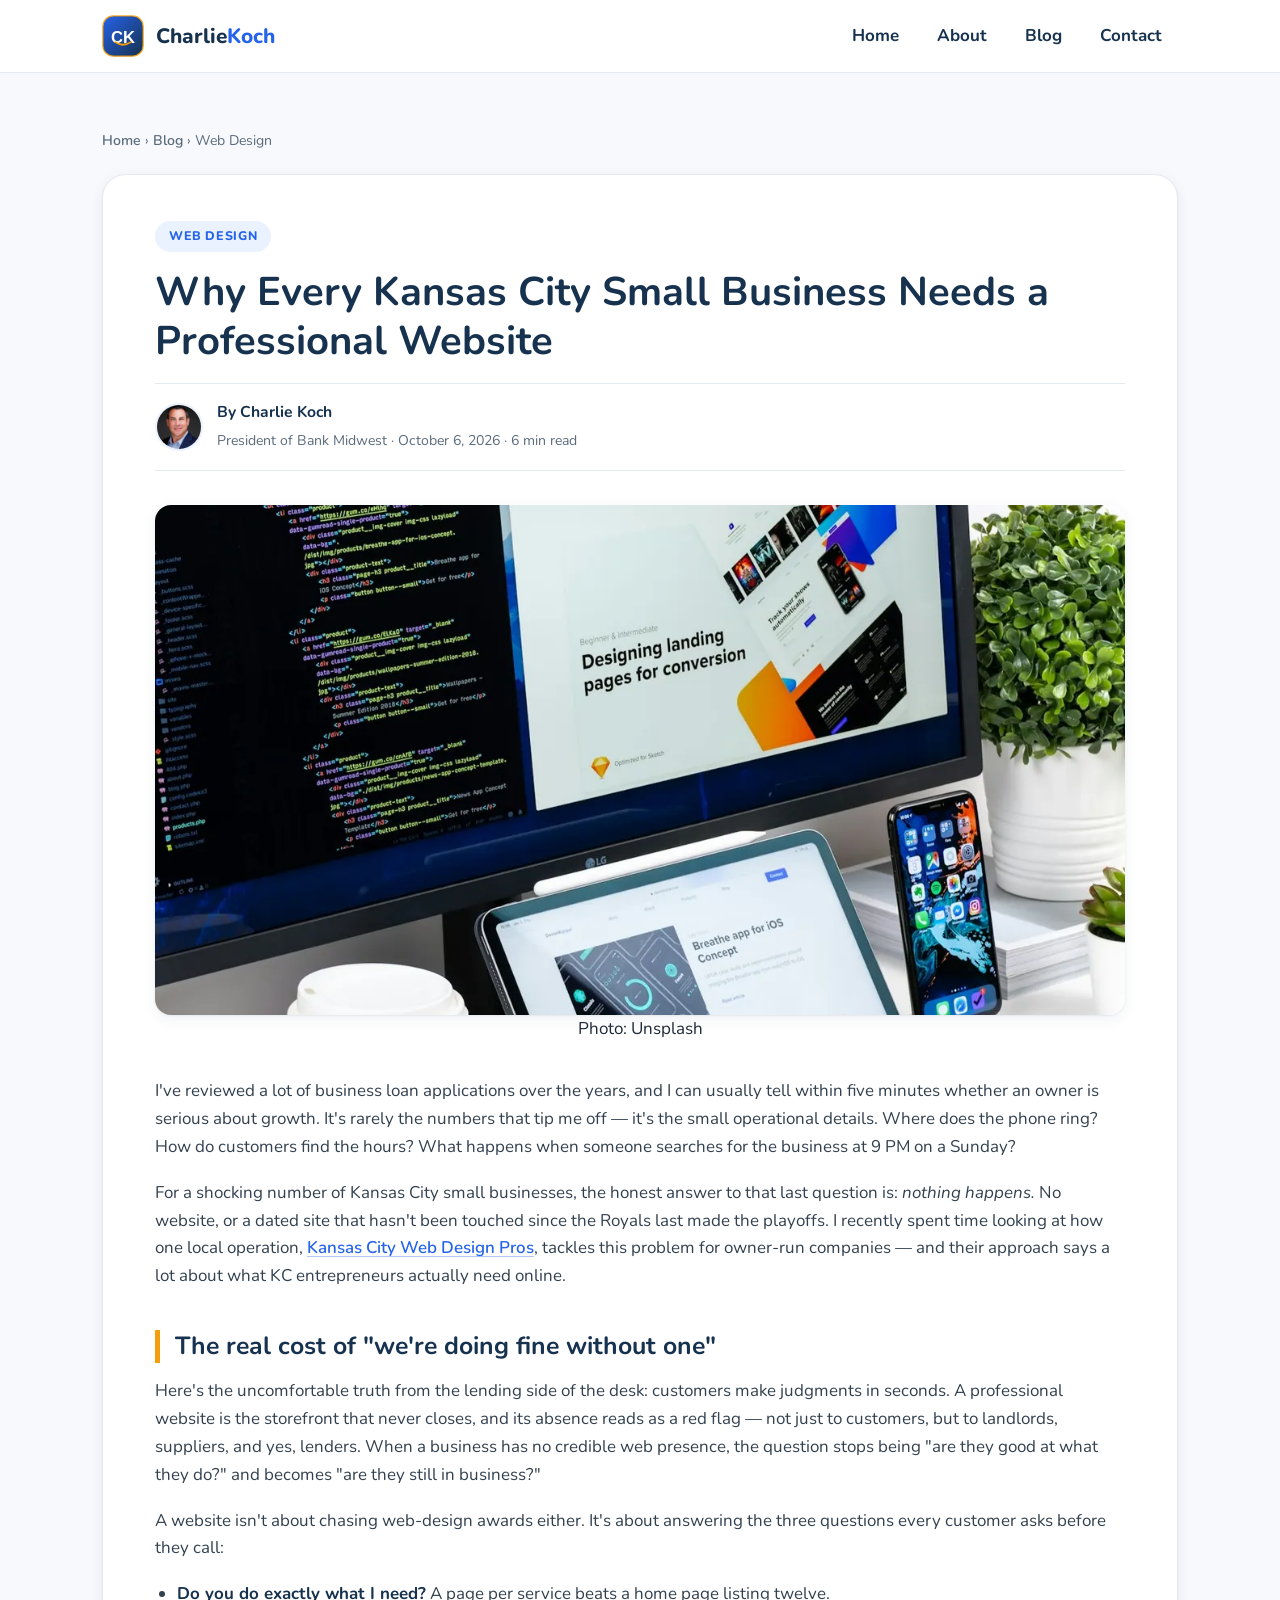
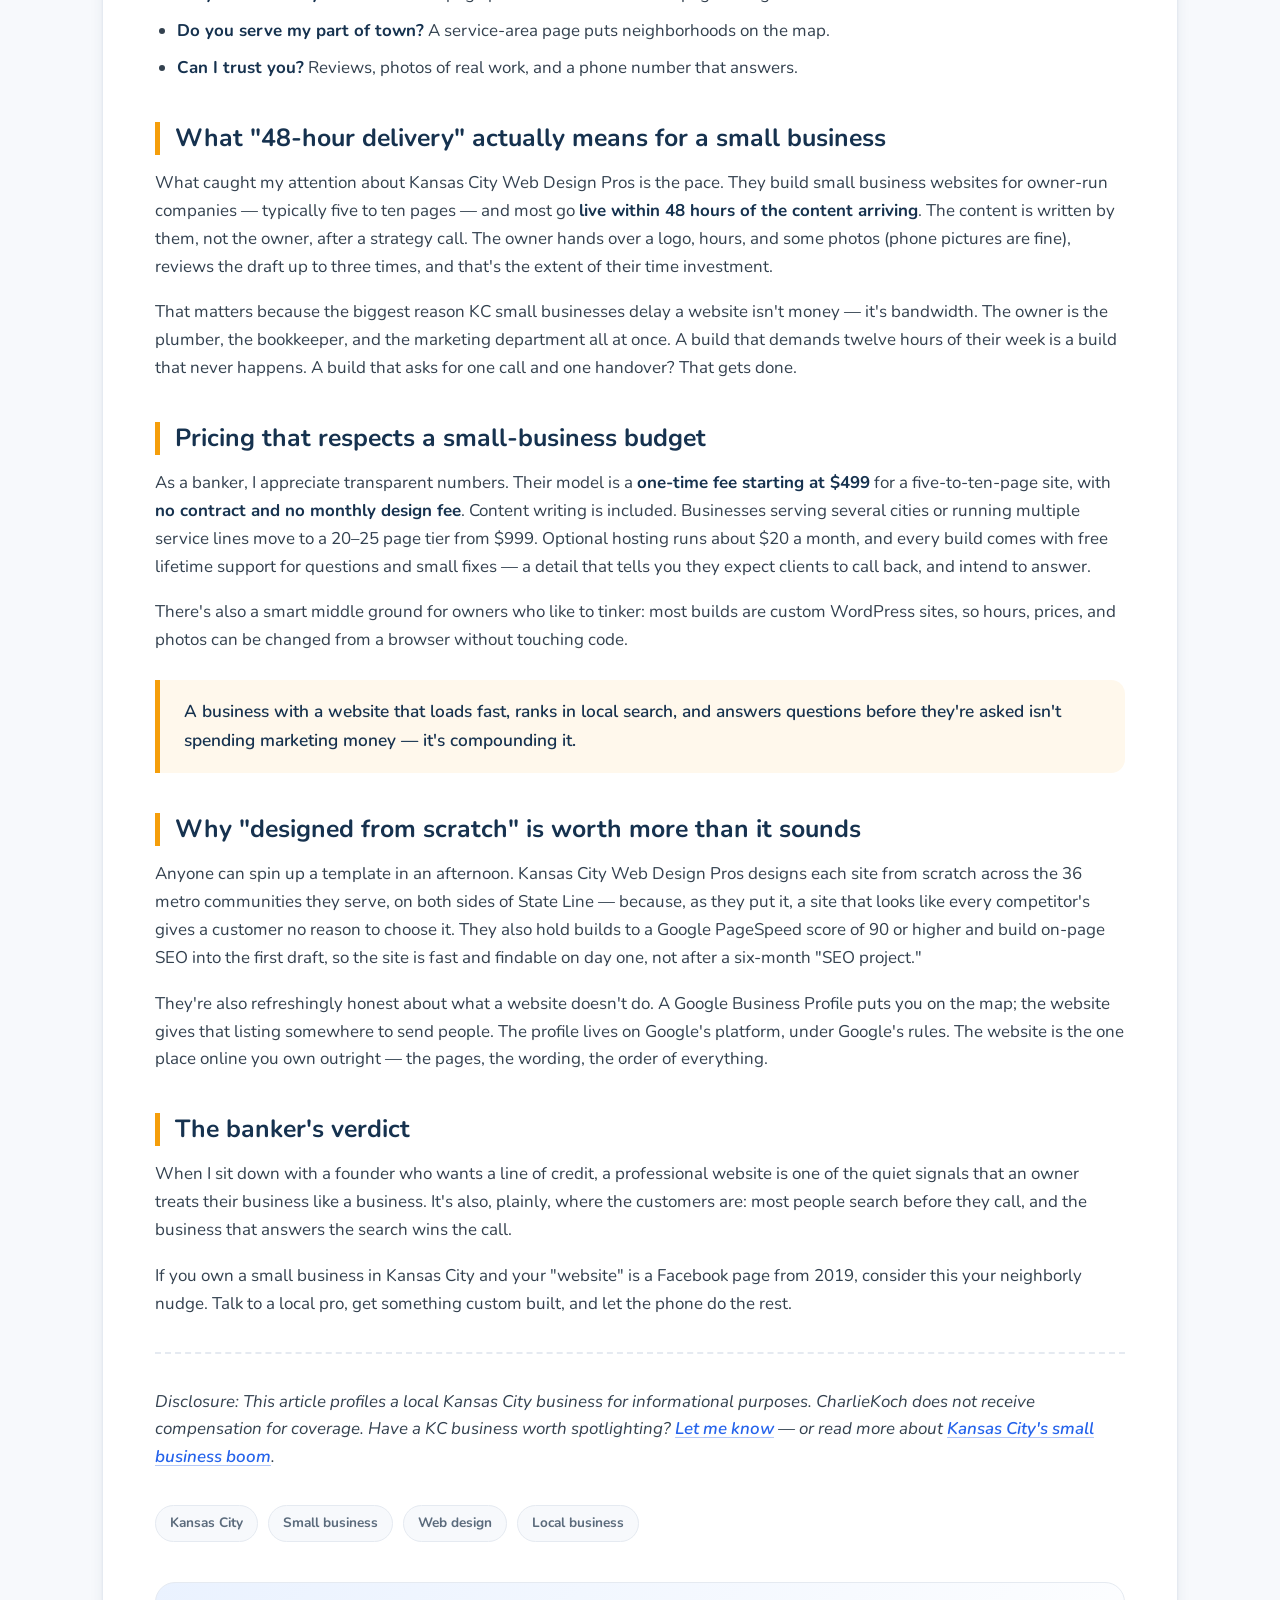
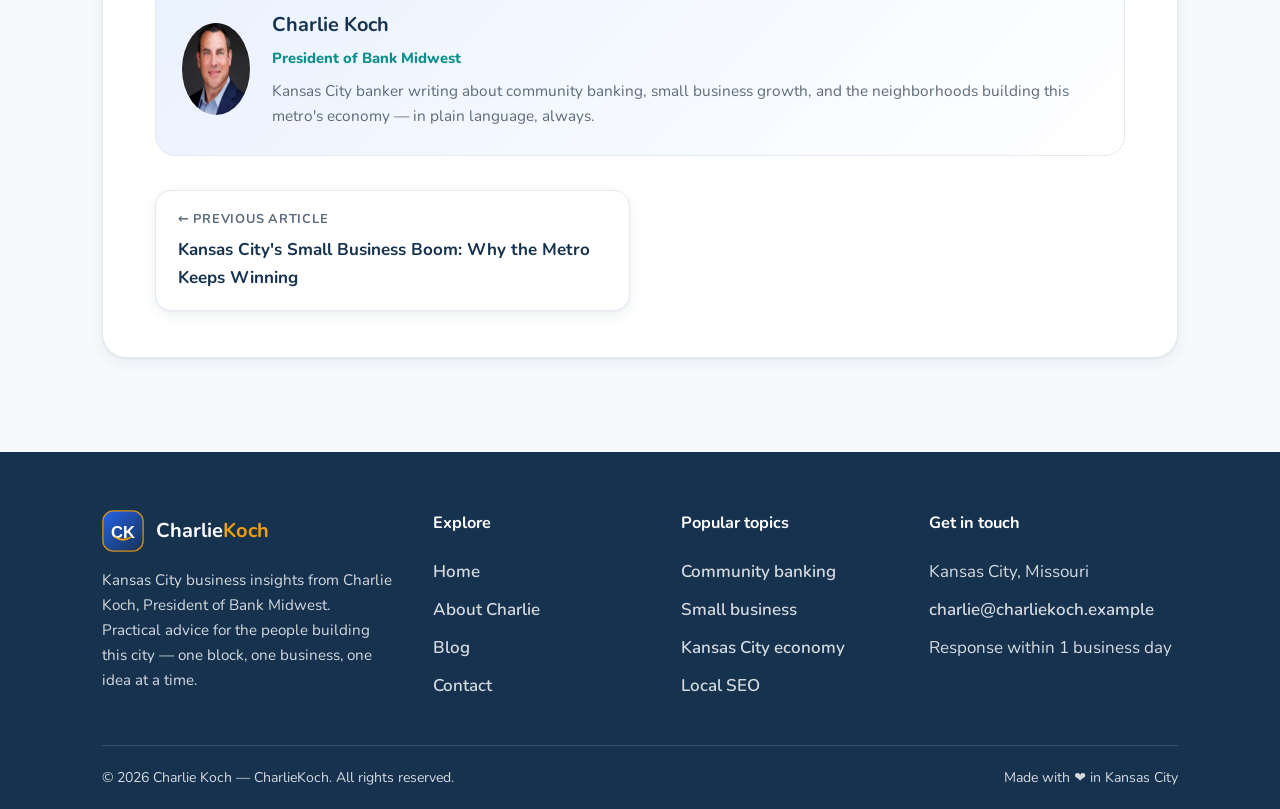
<file: posts/why-professional-website-kc-small-business.html>
<!DOCTYPE html>
<html lang="en">
<head>
  <meta charset="UTF-8">
  <meta name="viewport" content="width=device-width, initial-scale=1.0">
  <title>Why Every Kansas City Small Business Needs a Professional Website | CharlieKoch</title>
  <meta name="description" content="As President of Bank Midwest, Charlie Koch looks at how Kansas City Web Design Pros is helping local owner-run businesses launch custom websites in 48 hours — and why it matters.">
  <meta name="author" content="Charlie Koch">
  <meta name="robots" content="index, follow">
  <link rel="canonical" href="https://kansas-city.github.io/charlie-koch/posts/why-professional-website-kc-small-business.html">
  <meta name="theme-color" content="#16324f">
  <meta name="google-site-verification" content="pkBuy1sWJyBQ7ASvRrX_lHtccyzYlZXhrtDatoVn0YM">

  <meta property="og:type" content="article">
  <meta property="og:site_name" content="CharlieKoch">
  <meta property="og:title" content="Why Every Kansas City Small Business Needs a Professional Website">
  <meta property="og:description" content="How Kansas City Web Design Pros helps local owner-run businesses launch custom, mobile-friendly websites in 48 hours — and why a professional website still wins customers.">
  <meta property="og:url" content="https://kansas-city.github.io/charlie-koch/posts/why-professional-website-kc-small-business.html">
  <meta property="og:image" content="https://kansas-city.github.io/charlie-koch/images/og-why-professional-website-kc-small-business.jpg">
  <meta name="twitter:card" content="summary_large_image">
  <meta name="twitter:title" content="Why Every Kansas City Small Business Needs a Professional Website">
  <meta name="twitter:description" content="How Kansas City Web Design Pros helps local businesses launch custom websites in 48 hours.">
  <meta name="twitter:image" content="https://kansas-city.github.io/charlie-koch/images/og-why-professional-website-kc-small-business.jpg">

  <link rel="icon" type="image/svg+xml" href="../favicon.svg">
  <link rel="preconnect" href="https://fonts.googleapis.com">
  <link rel="preconnect" href="https://fonts.gstatic.com" crossorigin>
  <link href="https://fonts.googleapis.com/css2?family=Nunito:ital,wght@0,400;0,600;0,700;0,800;1,400&display=swap" rel="stylesheet">
  <link rel="stylesheet" href="../css/style.css">

  <script type="application/ld+json">
  {
    "@context": "https://schema.org",
    "@type": "BlogPosting",
    "mainEntityOfPage": {
      "@type": "WebPage",
      "@id": "https://kansas-city.github.io/charlie-koch/posts/why-professional-website-kc-small-business.html"
    },
    "headline": "Why Every Kansas City Small Business Needs a Professional Website",
    "description": "How Kansas City Web Design Pros helps local owner-run businesses launch custom, mobile-friendly websites in 48 hours — and why a professional website still wins customers.",
    "image": "https://kansas-city.github.io/charlie-koch/images/og-why-professional-website-kc-small-business.jpg",
    "author": {
      "@type": "Person",
      "name": "Charlie Koch",
      "jobTitle": "President of Bank Midwest",
      "url": "https://kansas-city.github.io/charlie-koch/about.html"
    },
    "publisher": {
      "@type": "Person",
      "name": "Charlie Koch",
      "url": "https://kansas-city.github.io/charlie-koch/"
    },
    "datePublished": "2026-10-06",
    "dateModified": "2026-10-13",
    "inLanguage": "en-US",
    "keywords": "Kansas City web design, small business website, Bank Midwest, local business, web design pros",
    "articleSection": "Web Design",
    "wordCount": 850
  }
  </script>
  <script type="application/ld+json">
  {
    "@context": "https://schema.org",
    "@type": "BreadcrumbList",
    "itemListElement": [
      { "@type": "ListItem", "position": 1, "name": "Home", "item": "https://kansas-city.github.io/charlie-koch/" },
      { "@type": "ListItem", "position": 2, "name": "Blog", "item": "https://kansas-city.github.io/charlie-koch/blog.html" },
      { "@type": "ListItem", "position": 3, "name": "Why Every Kansas City Small Business Needs a Professional Website" }
    ]
  }
  </script>
</head>
<body>
  <a class="skip-link" href="#main">Skip to main content</a>

  <header class="site-header">
    <div class="container nav-wrap">
      <a class="brand" href="../index.html">
        <img src="../images/logo.svg" alt="CharlieKoch logo" width="42" height="42">
        <span class="brand-name">Charlie<em>Koch</em></span>
      </a>
      <nav aria-label="Main navigation">
        <button class="nav-toggle" aria-expanded="false" aria-controls="primary-menu" aria-label="Toggle menu">☰</button>
        <ul id="primary-menu" class="nav-menu">
          <li><a href="../index.html">Home</a></li>
          <li><a href="../about.html">About</a></li>
          <li><a href="../blog.html">Blog</a></li>
          <li><a href="../contact.html">Contact</a></li>
        </ul>
      </nav>
    </div>
  </header>

  <main id="main">
    <section class="article-wrap">
      <div class="container">
        <nav class="breadcrumbs" aria-label="Breadcrumb">
          <a href="../index.html">Home</a> › <a href="../blog.html">Blog</a> › <span aria-current="page">Web Design</span>
        </nav>

        <article class="article">
          <header class="article-header">
            <span class="chip">Web Design</span>
            <h1>Why Every Kansas City Small Business Needs a Professional Website</h1>
            <div class="byline">
              <picture><source srcset="../images/charlie-koch-400.webp 400w, ../images/charlie-koch.webp 800w" sizes="200px" type="image/webp"><img src="../images/charlie-koch.jpg" alt="Charlie Koch" width="800" height="800" loading="lazy" decoding="async"></picture>
              <div>
                <b>By Charlie Koch</b>
                <span>President of Bank Midwest · October 6, 2026 · 6 min read</span>
              </div>
            </div>
          </header>

          <figure class="article-hero">
            <picture>
              <source srcset="../images/feature-why-professional-website-kc-small-business.webp" type="image/webp">
              <img src="../images/feature-why-professional-website-kc-small-business.jpg" alt="Laptop showing a custom website design" width="1200" height="630" loading="eager" decoding="async">
            </picture>
            <figcaption>Photo: Unsplash</figcaption>
          </figure>

          <div class="prose">
            <p>I've reviewed a lot of business loan applications over the years, and I can usually tell within five minutes whether an owner is serious about growth. It's rarely the numbers that tip me off — it's the small operational details. Where does the phone ring? How do customers find the hours? What happens when someone searches for the business at 9 PM on a Sunday?</p>

            <p>For a shocking number of Kansas City small businesses, the honest answer to that last question is: <em>nothing happens.</em> No website, or a dated site that hasn't been touched since the Royals last made the playoffs. I recently spent time looking at how one local operation, <a href="https://kansascitywebdesignpros.com/" target="_blank" rel="noopener">Kansas City Web Design Pros</a>, tackles this problem for owner-run companies — and their approach says a lot about what KC entrepreneurs actually need online.</p>

            <h2>The real cost of "we're doing fine without one"</h2>
            <p>Here's the uncomfortable truth from the lending side of the desk: customers make judgments in seconds. A professional website is the storefront that never closes, and its absence reads as a red flag — not just to customers, but to landlords, suppliers, and yes, lenders. When a business has no credible web presence, the question stops being "are they good at what they do?" and becomes "are they still in business?"</p>

            <p>A website isn't about chasing web-design awards either. It's about answering the three questions every customer asks before they call:</p>
            <ul>
              <li><strong>Do you do exactly what I need?</strong> A page per service beats a home page listing twelve.</li>
              <li><strong>Do you serve my part of town?</strong> A service-area page puts neighborhoods on the map.</li>
              <li><strong>Can I trust you?</strong> Reviews, photos of real work, and a phone number that answers.</li>
            </ul>

            <h2>What "48-hour delivery" actually means for a small business</h2>
            <p>What caught my attention about Kansas City Web Design Pros is the pace. They build small business websites for owner-run companies — typically five to ten pages — and most go <strong>live within 48 hours of the content arriving</strong>. The content is written by them, not the owner, after a strategy call. The owner hands over a logo, hours, and some photos (phone pictures are fine), reviews the draft up to three times, and that's the extent of their time investment.</p>

            <p>That matters because the biggest reason KC small businesses delay a website isn't money — it's bandwidth. The owner is the plumber, the bookkeeper, and the marketing department all at once. A build that demands twelve hours of their week is a build that never happens. A build that asks for one call and one handover? That gets done.</p>

            <h2>Pricing that respects a small-business budget</h2>
            <p>As a banker, I appreciate transparent numbers. Their model is a <strong>one-time fee starting at $499</strong> for a five-to-ten-page site, with <strong>no contract and no monthly design fee</strong>. Content writing is included. Businesses serving several cities or running multiple service lines move to a 20–25 page tier from $999. Optional hosting runs about $20 a month, and every build comes with free lifetime support for questions and small fixes — a detail that tells you they expect clients to call back, and intend to answer.</p>

            <p>There's also a smart middle ground for owners who like to tinker: most builds are custom WordPress sites, so hours, prices, and photos can be changed from a browser without touching code.</p>

            <blockquote class="pull-quote">A business with a website that loads fast, ranks in local search, and answers questions before they're asked isn't spending marketing money — it's compounding it.</blockquote>

            <h2>Why "designed from scratch" is worth more than it sounds</h2>
            <p>Anyone can spin up a template in an afternoon. Kansas City Web Design Pros designs each site from scratch across the 36 metro communities they serve, on both sides of State Line — because, as they put it, a site that looks like every competitor's gives a customer no reason to choose it. They also hold builds to a Google PageSpeed score of 90 or higher and build on-page SEO into the first draft, so the site is fast and findable on day one, not after a six-month "SEO project."</p>

            <p>They're also refreshingly honest about what a website doesn't do. A Google Business Profile puts you on the map; the website gives that listing somewhere to send people. The profile lives on Google's platform, under Google's rules. The website is the one place online you own outright — the pages, the wording, the order of everything.</p>

            <h2>The banker's verdict</h2>
            <p>When I sit down with a founder who wants a line of credit, a professional website is one of the quiet signals that an owner treats their business like a business. It's also, plainly, where the customers are: most people search before they call, and the business that answers the search wins the call.</p>

            <p>If you own a small business in Kansas City and your "website" is a Facebook page from 2019, consider this your neighborly nudge. Talk to a local pro, get something custom built, and let the phone do the rest.</p>

            <hr>

            <p><em>Disclosure: This article profiles a local Kansas City business for informational purposes. CharlieKoch does not receive compensation for coverage. Have a KC business worth spotlighting? <a href="../contact.html">Let me know</a> — or read more about <a href="kc-small-business-boom.html">Kansas City's small business boom</a>.</em></p>
          </div>

          <div class="tags">
            <a href="../blog.html">Kansas City</a>
            <a href="../blog.html">Small business</a>
            <a href="../blog.html">Web design</a>
            <a href="../blog.html">Local business</a>
          </div>

          <div class="author-bio">
            <picture><source srcset="../images/charlie-koch-400.webp 400w, ../images/charlie-koch.webp 800w" sizes="200px" type="image/webp"><img src="../images/charlie-koch.jpg" alt="Charlie Koch" width="800" height="800" loading="lazy" decoding="async"></picture>
            <div>
              <h3>Charlie Koch</h3>
              <p class="role">President of Bank Midwest</p>
              <p>Kansas City banker writing about community banking, small business growth, and the neighborhoods building this metro's economy — in plain language, always.</p>
            </div>
          </div>

          <nav class="post-nav" aria-label="More articles">
            <a class="prev" href="kc-small-business-boom.html">
              <span>← Previous article</span>
              <b>Kansas City's Small Business Boom: Why the Metro Keeps Winning</b>
            </a>
          </nav>
        </article>
      </div>
    </section>
  </main>

  <footer class="site-footer">
    <div class="container">
      <div class="footer-grid">
        <div>
          <div class="footer-brand">
            <img src="../images/logo.svg" alt="CharlieKoch logo" width="42" height="42">
            <b>Charlie<em>Koch</em></b>
          </div>
          <p>Kansas City business insights from Charlie Koch, President of Bank Midwest. Practical advice for the people building this city — one block, one business, one idea at a time.</p>
        </div>
        <div>
          <h4>Explore</h4>
          <ul>
            <li><a href="../index.html">Home</a></li>
            <li><a href="../about.html">About Charlie</a></li>
            <li><a href="../blog.html">Blog</a></li>
            <li><a href="../contact.html">Contact</a></li>
          </ul>
        </div>
        <div>
          <h4>Popular topics</h4>
          <ul>
            <li><a href="community-banking-vs-big-banks.html">Community banking</a></li>
            <li><a href="kc-small-business-boom.html">Small business</a></li>
            <li><a href="state-line-commerce-kc.html">Kansas City economy</a></li>
            <li><a href="local-seo-guide-kc-business.html">Local SEO</a></li>
          </ul>
        </div>
        <div>
          <h4>Get in touch</h4>
          <ul>
            <li>Kansas City, Missouri</li>
            <li><a href="mailto:charlie@charliekoch.example">charlie@charliekoch.example</a></li>
            <li>Response within 1 business day</li>
          </ul>
        </div>
      </div>
      <div class="footer-bottom">
        <span>© <span id="year">2026</span> Charlie Koch — CharlieKoch. All rights reserved.</span>
        <span>Made with ❤️ in Kansas City</span>
      </div>
    </div>
  </footer>

  <script src="../js/main.js" defer></script>
</body>
</html>
</file>
<file: css/style.css>
/* ============================================================
   CharlieKoch — friendly blog design system
   Author: Charlie Koch, President of Bank Midwest
   ============================================================ */

:root {
  --navy: #16324f;
  --navy-soft: #1f4a73;
  --blue: #2563eb;
  --blue-soft: #eaf2ff;
  --teal: #0e8f8b;
  --amber: #f59e0b;
  --ink: #1f2937;
  --muted: #5b6b7c;
  --bg: #f7f9fc;
  --card: #ffffff;
  --line: #e5eaf1;
  --radius: 18px;
  --shadow-sm: 0 1px 2px rgba(22, 50, 79, 0.06), 0 4px 14px rgba(22, 50, 79, 0.07);
  --shadow-md: 0 6px 24px rgba(22, 50, 79, 0.12);
  --font: "Nunito", "Segoe UI", system-ui, -apple-system, sans-serif;
  --maxw: 1120px;
}

* { margin: 0; padding: 0; box-sizing: border-box; }

html { scroll-behavior: smooth; }

body {
  font-family: var(--font);
  color: var(--ink);
  background: var(--bg);
  line-height: 1.65;
  font-size: 17px;
}

img { max-width: 100%; height: auto; display: block; }

a { color: var(--blue); text-decoration: none; }
a:hover { text-decoration: underline; }

.container {
  width: 100%;
  max-width: var(--maxw);
  margin-inline: auto;
  padding-inline: 22px;
}

.skip-link {
  position: absolute;
  left: -999px;
  top: 0;
  background: var(--navy);
  color: #fff;
  padding: 10px 18px;
  z-index: 200;
  border-radius: 0 0 10px 0;
}
.skip-link:focus { left: 0; }

:focus-visible {
  outline: 3px solid var(--amber);
  outline-offset: 2px;
  border-radius: 6px;
}

/* ---------- Header ---------- */
.site-header {
  position: sticky;
  top: 0;
  z-index: 100;
  background: rgba(255, 255, 255, 0.92);
  backdrop-filter: blur(10px);
  border-bottom: 1px solid var(--line);
  transition: box-shadow 0.25s ease;
}
.site-header.scrolled { box-shadow: var(--shadow-sm); }

.nav-wrap {
  display: flex;
  align-items: center;
  justify-content: space-between;
  min-height: 72px;
}

.brand {
  display: flex;
  align-items: center;
  gap: 12px;
  font-weight: 800;
  font-size: 1.3rem;
  color: var(--navy);
}
.brand:hover { text-decoration: none; }
.brand img { width: 42px; height: 42px; }
.brand em { font-style: normal; color: var(--blue); }

.nav-menu {
  display: flex;
  align-items: center;
  gap: 6px;
  list-style: none;
}
.nav-menu a {
  display: inline-block;
  padding: 9px 16px;
  border-radius: 999px;
  color: var(--navy);
  font-weight: 700;
  transition: background 0.2s ease, color 0.2s ease;
}
.nav-menu a:hover { background: var(--blue-soft); text-decoration: none; }
.nav-menu a.active {
  background: var(--navy);
  color: #fff;
}

.nav-toggle {
  display: none;
  background: var(--blue-soft);
  border: 1px solid var(--line);
  border-radius: 12px;
  font-size: 1.4rem;
  color: var(--navy);
  width: 46px;
  height: 46px;
  cursor: pointer;
  line-height: 1;
}

/* ---------- Hero (home) ---------- */
.hero {
  position: relative;
  overflow: hidden;
  background:
    radial-gradient(640px 340px at 88% -10%, rgba(245, 158, 11, 0.14), transparent 60%),
    radial-gradient(720px 420px at -10% 110%, rgba(37, 99, 235, 0.16), transparent 60%),
    linear-gradient(180deg, #eef5ff 0%, var(--bg) 100%);
  padding: 84px 0 72px;
}

.hero-grid {
  display: grid;
  grid-template-columns: 1.15fr 0.85fr;
  gap: 48px;
  align-items: center;
}

.hero .eyebrow {
  display: inline-flex;
  align-items: center;
  gap: 8px;
  background: #fff;
  border: 1px solid var(--line);
  color: var(--teal);
  font-weight: 800;
  font-size: 0.85rem;
  letter-spacing: 0.06em;
  text-transform: uppercase;
  padding: 7px 14px;
  border-radius: 999px;
  box-shadow: var(--shadow-sm);
  margin-bottom: 20px;
}

.hero h1 {
  font-size: clamp(2.1rem, 4.6vw, 3.3rem);
  line-height: 1.14;
  color: var(--navy);
  margin-bottom: 18px;
  letter-spacing: -0.01em;
}
.hero h1 .hl {
  background: linear-gradient(180deg, transparent 62%, rgba(245, 158, 11, 0.45) 62%);
  padding: 0 4px;
}

.hero p.lead {
  font-size: 1.16rem;
  color: var(--muted);
  max-width: 34rem;
  margin-bottom: 30px;
}

.hero-actions { display: flex; flex-wrap: wrap; gap: 14px; }

.btn {
  display: inline-flex;
  align-items: center;
  gap: 9px;
  font-weight: 800;
  padding: 13px 26px;
  border-radius: 999px;
  border: 2px solid transparent;
  cursor: pointer;
  transition: transform 0.15s ease, box-shadow 0.2s ease, background 0.2s ease;
  font-size: 1rem;
  font-family: var(--font);
}
.btn:hover { text-decoration: none; transform: translateY(-2px); }
.btn-primary {
  background: var(--blue);
  color: #fff;
  box-shadow: 0 8px 20px rgba(37, 99, 235, 0.35);
}
.btn-primary:hover { background: var(--navy-soft); }
.btn-ghost {
  background: #fff;
  color: var(--navy);
  border-color: var(--line);
  box-shadow: var(--shadow-sm);
}
.btn-ghost:hover { border-color: var(--blue); color: var(--blue); }

.hero-visual { display: flex; justify-content: center; }
.hero-visual img {
  width: 100%;
  max-width: 430px;
  filter: drop-shadow(0 18px 34px rgba(22, 50, 79, 0.18));
}

/* ---------- Stats strip ---------- */
.stats {
  background: var(--navy);
  color: #fff;
  padding: 40px 0;
}
.stats-grid {
  display: grid;
  grid-template-columns: repeat(4, 1fr);
  gap: 22px;
  text-align: center;
}
.stat b {
  display: block;
  font-size: 2rem;
  color: var(--amber);
  line-height: 1.2;
}
.stat span { font-size: 0.95rem; opacity: 0.85; }

/* ---------- Sections ---------- */
.section { padding: 74px 0; }
.section.alt { background: #fff; }

.section-head {
  max-width: 640px;
  margin-bottom: 44px;
}
.section-head.center { margin-inline: auto; text-align: center; }
.section-head .kicker {
  color: var(--teal);
  font-weight: 800;
  text-transform: uppercase;
  letter-spacing: 0.08em;
  font-size: 0.85rem;
}
.section-head h2 {
  font-size: clamp(1.6rem, 3vw, 2.2rem);
  color: var(--navy);
  margin: 8px 0 12px;
  line-height: 1.25;
}
.section-head p { color: var(--muted); }

/* ---------- Cards & blog grid ---------- */
.card-grid {
  display: grid;
  grid-template-columns: repeat(3, 1fr);
  gap: 26px;
}

.post-card {
  background: var(--card);
  border: 1px solid var(--line);
  border-radius: var(--radius);
  overflow: hidden;
  box-shadow: var(--shadow-sm);
  display: flex;
  flex-direction: column;
  transition: transform 0.2s ease, box-shadow 0.25s ease;
}
.post-card:hover {
  transform: translateY(-5px);
  box-shadow: var(--shadow-md);
}

.post-card .cover {
  height: 148px;
  display: flex;
  align-items: flex-end;
  padding: 16px;
  color: #fff;
  font-weight: 800;
  position: relative;
}
.post-card .cover .chip {
  background: rgba(255, 255, 255, 0.22);
  border: 1px solid rgba(255, 255, 255, 0.45);
  backdrop-filter: blur(4px);
  border-radius: 999px;
  padding: 4px 13px;
  font-size: 0.78rem;
  letter-spacing: 0.04em;
  text-transform: uppercase;
}
.cover.c1 { background: linear-gradient(135deg, #2563eb, #1e40af); }
.cover.c2 { background: linear-gradient(135deg, #0e8f8b, #0b6e6b); }
.cover.c3 { background: linear-gradient(135deg, #f59e0b, #d97706); }
.cover.c4 { background: linear-gradient(135deg, #7c3aed, #5b21b6); }
.cover.c5 { background: linear-gradient(135deg, #dc2626, #991b1b); }
.cover.c6 { background: linear-gradient(135deg, #0891b2, #155e75); }

.post-card .body {
  padding: 20px 22px 22px;
  display: flex;
  flex-direction: column;
  flex: 1;
}
.post-card h3 {
  font-size: 1.16rem;
  line-height: 1.35;
  margin-bottom: 9px;
}
.post-card h3 a { color: var(--navy); }
.post-card h3 a:hover { color: var(--blue); text-decoration: none; }
.post-card p {
  color: var(--muted);
  font-size: 0.95rem;
  flex: 1;
}
.post-meta {
  display: flex;
  align-items: center;
  gap: 10px;
  font-size: 0.85rem;
  color: var(--muted);
  margin-top: 14px;
}
.post-meta img {
  width: 30px;
  height: 30px;
  border-radius: 50%;
  border: 2px solid var(--blue-soft);
}
.dot { opacity: 0.5; }

/* ---------- Feature list (home) ---------- */
.feature-grid {
  display: grid;
  grid-template-columns: repeat(3, 1fr);
  gap: 24px;
}
.feature {
  background: var(--card);
  border: 1px solid var(--line);
  border-radius: var(--radius);
  padding: 28px 26px;
  box-shadow: var(--shadow-sm);
}
.feature .icon {
  width: 52px;
  height: 52px;
  border-radius: 14px;
  display: grid;
  place-items: center;
  font-size: 1.5rem;
  background: var(--blue-soft);
  margin-bottom: 16px;
}
.feature h3 { color: var(--navy); margin-bottom: 8px; font-size: 1.1rem; }
.feature p { color: var(--muted); font-size: 0.96rem; }

/* ---------- About strip (home) ---------- */
.about-strip {
  display: grid;
  grid-template-columns: 0.9fr 1.1fr;
  gap: 52px;
  align-items: center;
}
.about-strip .portrait {
  background: linear-gradient(135deg, var(--blue-soft), #fff);
  border: 1px solid var(--line);
  border-radius: 26px;
  padding: 30px;
  text-align: center;
  box-shadow: var(--shadow-sm);
}
.about-strip .portrait img {
  width: 170px;
  height: 170px;
  border-radius: 50%;
  margin: 0 auto 18px;
  border: 5px solid #fff;
  box-shadow: var(--shadow-sm);
}
.about-strip h2 { color: var(--navy); font-size: 1.9rem; margin-bottom: 14px; }
.about-strip p { color: var(--muted); margin-bottom: 14px; }
.about-strip .sig {
  font-weight: 800;
  color: var(--navy);
  font-size: 1.05rem;
}
.about-strip .sig span { display: block; color: var(--teal); font-weight: 700; font-size: 0.92rem; }

/* ---------- CTA band ---------- */
.cta-band {
  background: linear-gradient(120deg, var(--navy) 0%, var(--navy-soft) 60%, var(--teal) 130%);
  border-radius: 26px;
  padding: 52px 44px;
  color: #fff;
  text-align: center;
  position: relative;
  overflow: hidden;
}
.cta-band::after {
  content: "";
  position: absolute;
  width: 260px;
  height: 260px;
  border-radius: 50%;
  background: rgba(245, 158, 11, 0.18);
  top: -120px;
  right: -80px;
}
.cta-band h2 { font-size: 1.9rem; margin-bottom: 12px; }
.cta-band p { opacity: 0.88; max-width: 560px; margin: 0 auto 26px; }

/* ---------- Page hero (inner pages) ---------- */
.page-hero {
  background: linear-gradient(180deg, #eef5ff, var(--bg));
  border-bottom: 1px solid var(--line);
  padding: 62px 0 46px;
}
.page-hero .kicker {
  color: var(--teal);
  font-weight: 800;
  text-transform: uppercase;
  letter-spacing: 0.08em;
  font-size: 0.85rem;
}
.page-hero h1 {
  font-size: clamp(1.9rem, 4vw, 2.7rem);
  color: var(--navy);
  line-height: 1.2;
  margin: 8px 0 12px;
}
.page-hero p { color: var(--muted); max-width: 640px; }

/* ---------- Blog layout ---------- */
.layout-grid {
  display: grid;
  grid-template-columns: minmax(0, 1fr) 300px;
  gap: 44px;
  align-items: start;
}

.sidebar .widget {
  background: var(--card);
  border: 1px solid var(--line);
  border-radius: var(--radius);
  padding: 24px;
  box-shadow: var(--shadow-sm);
  margin-bottom: 26px;
}
.sidebar .widget h3 {
  color: var(--navy);
  font-size: 1.05rem;
  margin-bottom: 14px;
  padding-bottom: 10px;
  border-bottom: 2px solid var(--blue-soft);
}
.sidebar .widget ul { list-style: none; }
.sidebar .widget li { padding: 7px 0; border-bottom: 1px dashed var(--line); }
.sidebar .widget li:last-child { border-bottom: 0; }
.sidebar .widget a { color: var(--ink); font-weight: 600; }
.sidebar .widget a:hover { color: var(--blue); }
.sidebar .widget p { color: var(--muted); font-size: 0.95rem; }

.author-card { text-align: center; }
.author-card img {
  width: 84px;
  height: 84px;
  border-radius: 50%;
  margin: 0 auto 12px;
  border: 3px solid var(--blue-soft);
}
.author-card b { color: var(--navy); display: block; }
.author-card span { color: var(--teal); font-size: 0.9rem; font-weight: 700; }

/* ---------- Single post article ---------- */
.article-wrap { padding: 56px 0 74px; }

.article {
  background: var(--card);
  border: 1px solid var(--line);
  border-radius: 24px;
  box-shadow: var(--shadow-sm);
  padding: 46px 52px;
}

.article-header { margin-bottom: 34px; }
.article-header .chip {
  display: inline-block;
  background: var(--blue-soft);
  color: var(--blue);
  font-weight: 800;
  font-size: 0.78rem;
  letter-spacing: 0.05em;
  text-transform: uppercase;
  padding: 5px 14px;
  border-radius: 999px;
  margin-bottom: 16px;
}
.article-header h1 {
  font-size: clamp(1.8rem, 3.6vw, 2.5rem);
  color: var(--navy);
  line-height: 1.22;
  margin-bottom: 18px;
}
.article-header .byline {
  display: flex;
  align-items: center;
  gap: 14px;
  border-top: 1px solid var(--line);
  border-bottom: 1px solid var(--line);
  padding: 16px 0;
}
.article-header .byline img {
  width: 48px;
  height: 48px;
  border-radius: 50%;
  border: 2px solid var(--blue-soft);
}
.article-header .byline b { color: var(--navy); display: block; font-size: 0.98rem; }
.article-header .byline span { color: var(--muted); font-size: 0.88rem; }

.breadcrumbs {
  font-size: 0.88rem;
  color: var(--muted);
  margin-bottom: 22px;
}
.breadcrumbs a { color: var(--muted); font-weight: 600; }
.breadcrumbs a:hover { color: var(--blue); }

/* ---------- Prose ---------- */
.prose { font-size: 1.06rem; color: #33414f; }
.prose h2 {
  color: var(--navy);
  font-size: 1.55rem;
  line-height: 1.3;
  margin: 40px 0 14px;
  padding-left: 15px;
  border-left: 5px solid var(--amber);
}
.prose h3 {
  color: var(--navy-soft);
  font-size: 1.22rem;
  margin: 28px 0 10px;
}
.prose p { margin-bottom: 18px; }
.prose ul, .prose ol { margin: 0 0 20px 22px; }
.prose li { margin-bottom: 9px; }
.prose strong { color: var(--navy); }
.prose blockquote {
  background: var(--blue-soft);
  border-left: 5px solid var(--blue);
  border-radius: 0 14px 14px 0;
  padding: 18px 24px;
  margin: 26px 0;
  color: var(--navy);
  font-weight: 600;
  font-size: 1.08rem;
}
.prose .pull-quote {
  background: #fff8ec;
  border-left-color: var(--amber);
}
.prose a { font-weight: 600; text-decoration: underline; text-decoration-color: rgba(37, 99, 235, 0.35); text-underline-offset: 3px; }
.prose figure { margin: 26px 0; }
.prose figcaption { font-size: 0.88rem; color: var(--muted); text-align: center; margin-top: 8px; }
.prose hr { border: 0; border-top: 2px dashed var(--line); margin: 34px 0; }

.tags { display: flex; flex-wrap: wrap; gap: 10px; margin-top: 34px; }
.tags a {
  background: var(--bg);
  border: 1px solid var(--line);
  color: var(--muted);
  font-size: 0.85rem;
  font-weight: 700;
  padding: 6px 14px;
  border-radius: 999px;
}
.tags a:hover { border-color: var(--blue); color: var(--blue); text-decoration: none; }

/* ---------- Author bio ---------- */
.author-bio {
  display: flex;
  gap: 22px;
  align-items: center;
  background: linear-gradient(135deg, var(--blue-soft), #fff);
  border: 1px solid var(--line);
  border-radius: 20px;
  padding: 26px;
  margin-top: 40px;
}
.author-bio img { width: 92px; height: 92px; border-radius: 50%; flex-shrink: 0; }
.author-bio h3 { color: var(--navy); margin-bottom: 4px; }
.author-bio .role { color: var(--teal); font-weight: 800; font-size: 0.92rem; margin-bottom: 8px; }
.author-bio p { color: var(--muted); font-size: 0.96rem; }

/* ---------- Post nav ---------- */
.post-nav {
  display: grid;
  grid-template-columns: 1fr 1fr;
  gap: 20px;
  margin-top: 34px;
}
.post-nav a {
  background: var(--card);
  border: 1px solid var(--line);
  border-radius: 16px;
  padding: 18px 22px;
  box-shadow: var(--shadow-sm);
  transition: border-color 0.2s ease, transform 0.15s ease;
}
.post-nav a:hover { border-color: var(--blue); text-decoration: none; transform: translateY(-2px); }
.post-nav span { display: block; font-size: 0.8rem; color: var(--muted); font-weight: 700; text-transform: uppercase; letter-spacing: 0.06em; margin-bottom: 6px; }
.post-nav b { color: var(--navy); line-height: 1.35; }
.post-nav .next { text-align: right; }

/* ---------- Contact page ---------- */
.contact-grid {
  display: grid;
  grid-template-columns: 1fr 1fr;
  gap: 44px;
  align-items: start;
}
.contact-form {
  background: var(--card);
  border: 1px solid var(--line);
  border-radius: 22px;
  padding: 34px;
  box-shadow: var(--shadow-sm);
}
.contact-form label { font-weight: 800; color: var(--navy); display: block; margin: 16px 0 7px; font-size: 0.95rem; }
.contact-form input,
.contact-form textarea {
  width: 100%;
  border: 2px solid var(--line);
  border-radius: 12px;
  padding: 12px 15px;
  font: inherit;
  font-size: 0.98rem;
  color: var(--ink);
  background: #fbfcfe;
  transition: border-color 0.2s ease;
}
.contact-form input:focus,
.contact-form textarea:focus { border-color: var(--blue); outline: none; }
.contact-form textarea { min-height: 140px; resize: vertical; }
.contact-form .btn { margin-top: 22px; width: 100%; justify-content: center; }

.info-card {
  background: var(--card);
  border: 1px solid var(--line);
  border-radius: 22px;
  padding: 34px;
  box-shadow: var(--shadow-sm);
  margin-bottom: 26px;
}
.info-card h3 { color: var(--navy); margin-bottom: 14px; }
.info-card ul { list-style: none; }
.info-card li { display: flex; gap: 12px; padding: 10px 0; border-bottom: 1px dashed var(--line); color: var(--muted); }
.info-card li:last-child { border-bottom: 0; }
.info-card li b { color: var(--navy); min-width: 86px; }

/* ---------- Footer ---------- */
.site-footer {
  background: var(--navy);
  color: rgba(255, 255, 255, 0.82);
  margin-top: 20px;
}
.footer-grid {
  display: grid;
  grid-template-columns: 1.4fr 1fr 1fr 1.2fr;
  gap: 40px;
  padding: 58px 0 40px;
}
.site-footer h4 { color: #fff; font-size: 1.02rem; margin-bottom: 16px; }
.site-footer ul { list-style: none; }
.site-footer li { padding: 5px 0; }
.site-footer a { color: rgba(255, 255, 255, 0.82); font-weight: 600; }
.site-footer a:hover { color: var(--amber); }
.footer-brand { display: flex; align-items: center; gap: 12px; margin-bottom: 16px; }
.footer-brand img { width: 42px; height: 42px; }
.footer-brand b { color: #fff; font-size: 1.25rem; }
.footer-brand em { font-style: normal; color: var(--amber); }
.site-footer p { font-size: 0.95rem; }
.footer-bottom {
  border-top: 1px solid rgba(255, 255, 255, 0.14);
  padding: 20px 0;
  font-size: 0.88rem;
  display: flex;
  justify-content: space-between;
  gap: 14px;
  flex-wrap: wrap;
}

/* ---------- Responsive ---------- */
@media (max-width: 980px) {
  .hero-grid { grid-template-columns: 1fr; gap: 36px; }
  .hero-visual { order: -1; }
  .hero-visual img { max-width: 320px; }
  .card-grid, .feature-grid { grid-template-columns: repeat(2, 1fr); }
  .about-strip { grid-template-columns: 1fr; gap: 30px; }
  .layout-grid { grid-template-columns: 1fr; }
  .contact-grid { grid-template-columns: 1fr; }
  .footer-grid { grid-template-columns: 1fr 1fr; }
  .stats-grid { grid-template-columns: repeat(2, 1fr); gap: 28px; }
}

@media (max-width: 720px) {
  body { font-size: 16px; }
  .nav-toggle { display: block; }
  .nav-menu {
    position: absolute;
    top: 72px;
    left: 0;
    right: 0;
    background: #fff;
    flex-direction: column;
    align-items: stretch;
    gap: 4px;
    padding: 14px 22px 20px;
    border-bottom: 1px solid var(--line);
    box-shadow: var(--shadow-md);
    display: none;
  }
  .nav-menu.open { display: flex; }
  .nav-menu a { padding: 12px 16px; }
  .card-grid, .feature-grid { grid-template-columns: 1fr; }
  .article { padding: 30px 24px; }
  .cta-band { padding: 40px 24px; }
  .author-bio { flex-direction: column; text-align: center; }
  .post-nav { grid-template-columns: 1fr; }
  .post-nav .next { text-align: left; }
  .footer-grid { grid-template-columns: 1fr; gap: 28px; }
  .section { padding: 54px 0; }
}

@media (prefers-reduced-motion: reduce) {
  * { animation: none !important; transition: none !important; scroll-behavior: auto !important; }
}

/* ---------- Feature images ---------- */
.post-card .cover img {
  position: absolute;
  inset: 0;
  width: 100%;
  height: 100%;
  object-fit: cover;
}
.post-card .cover::after {
  content: "";
  position: absolute;
  inset: 0;
  background: linear-gradient(180deg, rgba(22,50,79,0.15) 0%, rgba(22,50,79,0.55) 100%);
}
.post-card .cover .chip { position: relative; z-index: 1; }

.article-hero { margin: 0 0 34px; }
.article-hero img {
  width: 100%;
  aspect-ratio: 1200 / 630;
  object-fit: cover;
  border-radius: 16px;
  box-shadow: var(--shadow-sm);
}
.article-hero figcaption { text-align: center; }

/* ---------- Blog 2-column grid ---------- */
.card-grid.two-col { grid-template-columns: repeat(2, minmax(0, 1fr)); }
@media (max-width: 980px) {
  .card-grid.two-col { grid-template-columns: repeat(2, minmax(0, 1fr)); }
}
@media (max-width: 720px) {
  .card-grid.two-col { grid-template-columns: 1fr; }
}
</file>
